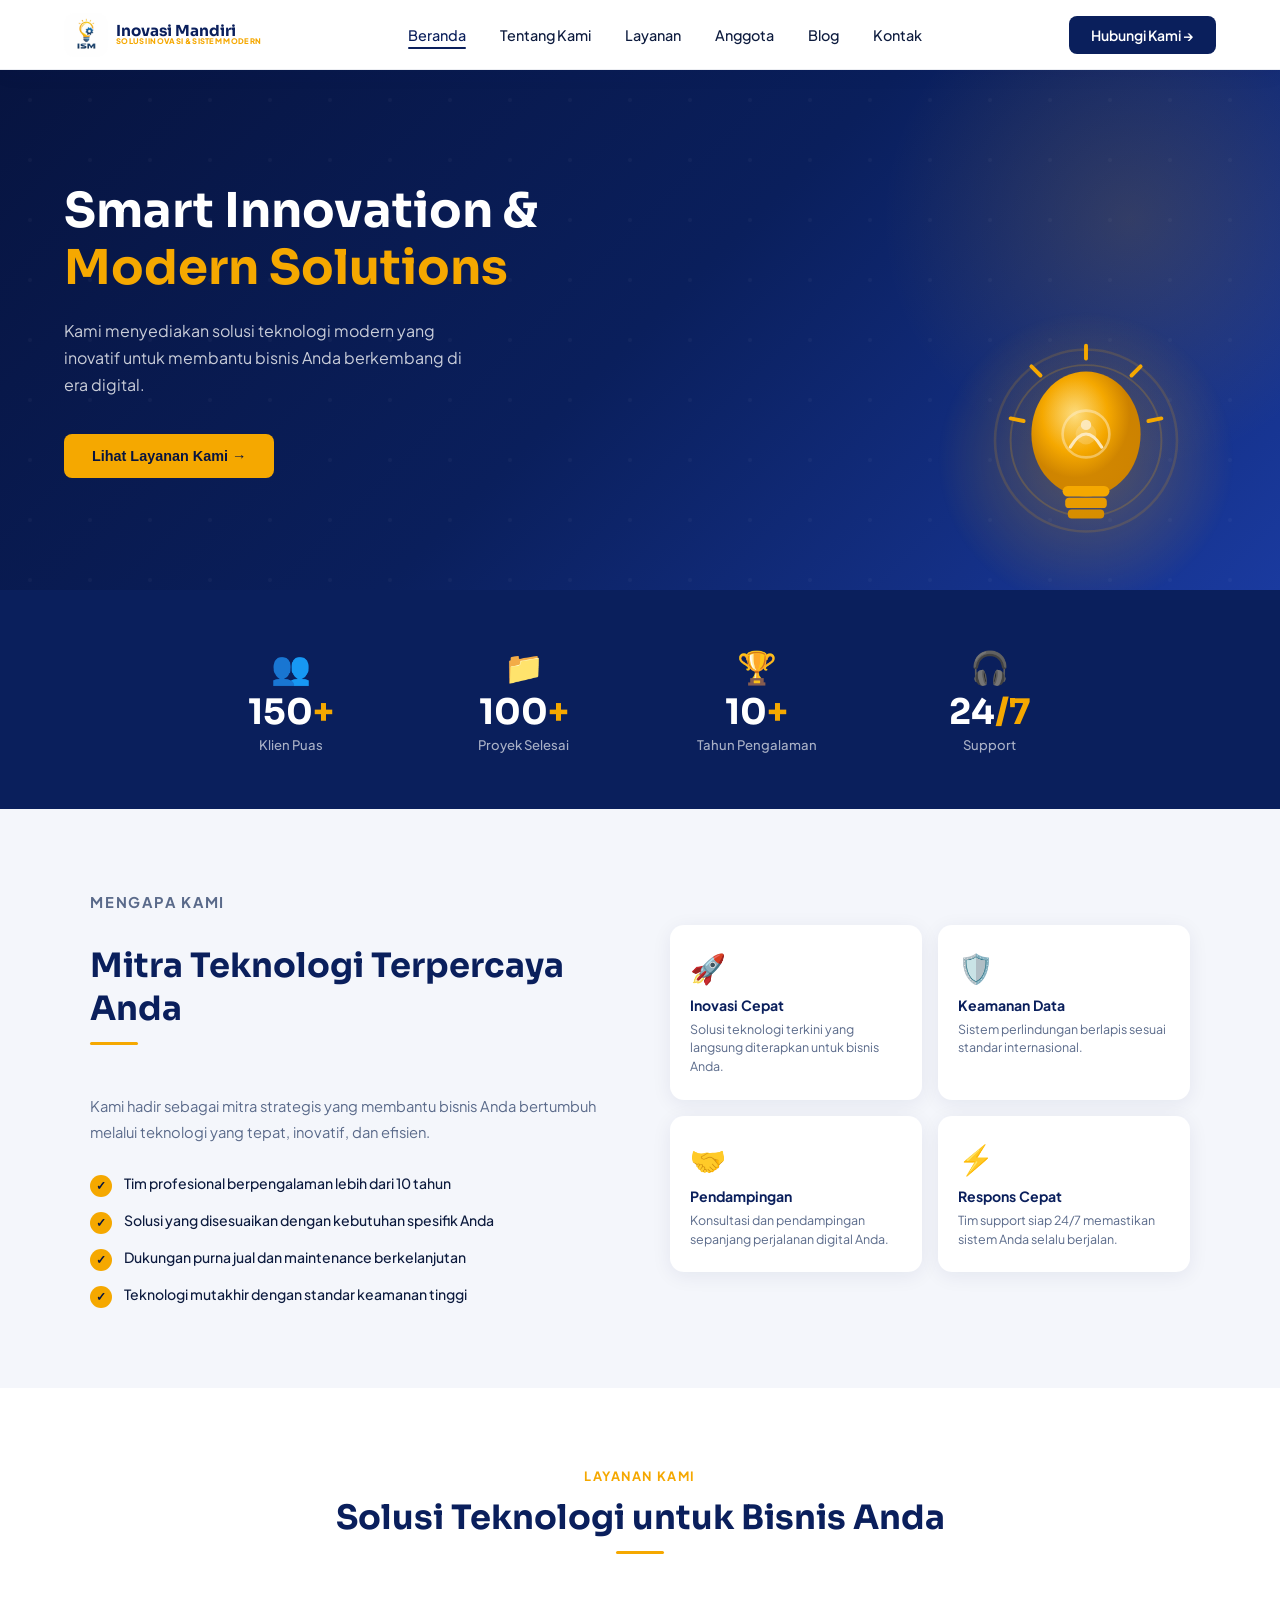
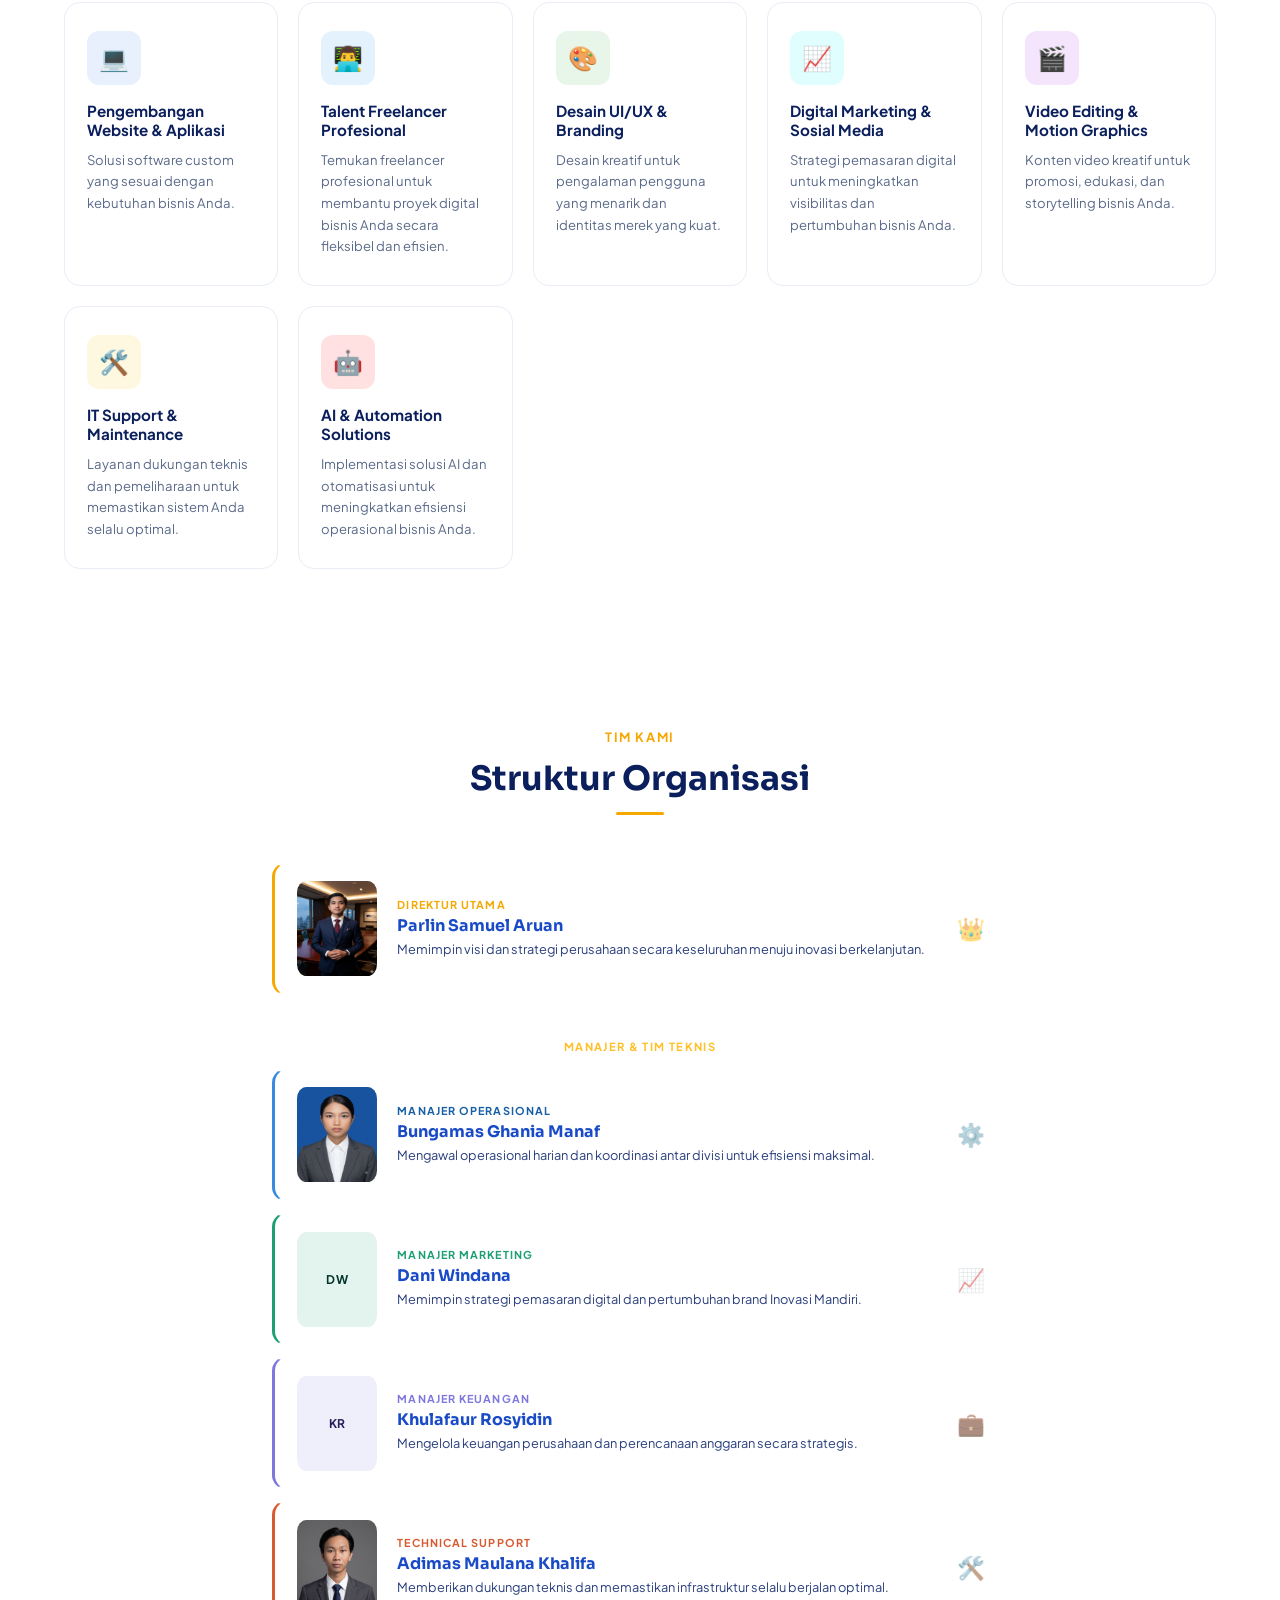
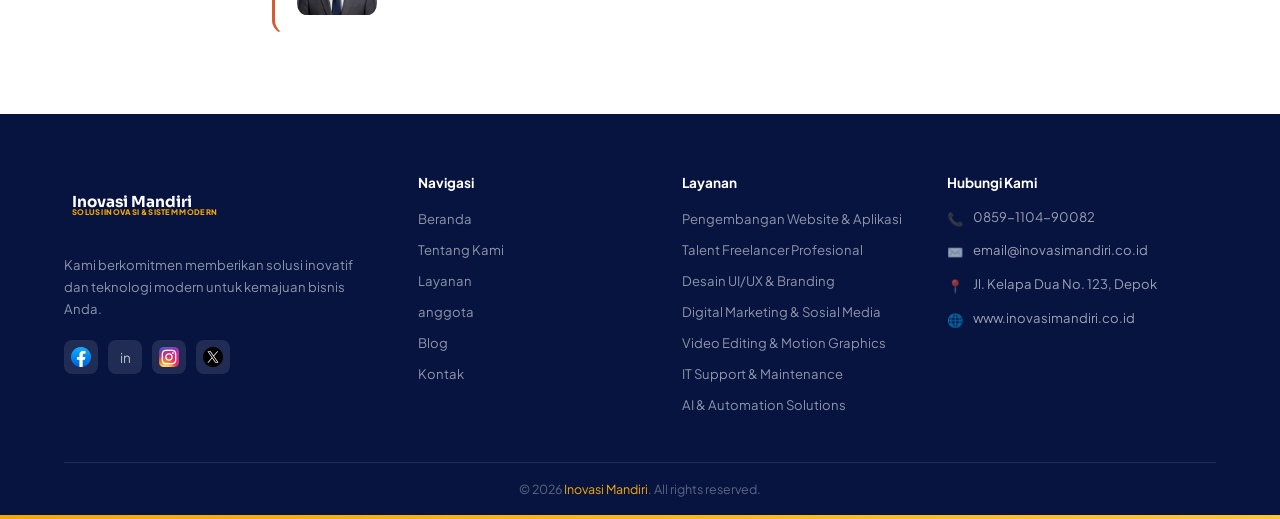
<file: index.html>
<!DOCTYPE html>
<html lang="id">

<head>
  <meta charset="UTF-8" />
  <meta name="viewport" content="width=device-width, initial-scale=1.0" />

  <title>Inovasi Mandiri – Solusi Teknologi Modern</title>

  <!-- Google Fonts -->
  <link
    href="https://fonts.googleapis.com/css2?family=Plus+Jakarta+Sans:wght@400;500;600;700;800&family=Sora:wght@300;400;600;700&display=swap"
    rel="stylesheet">

  <!-- CSS -->
  <link rel="stylesheet" href="CSS/style.css">
</head>

<body>

  <!-- ================= NAVBAR ================= -->
  <nav>

    <a href="#" class="logo">

      <img src="assets/logo.jpeg" alt="Logo Inovasi Mandiri" class="logo-img">

      <div class="logo-text">
        <span class="brand">Inovasi Mandiri</span>

        <span class="tagline">
          Solusi Inovasi &amp; Sistem Modern
        </span>
      </div>

    </a>

    <ul class="nav-links">

      <li><a href="#" class="active">Beranda</a></li>
      <li><a href="#tentang">Tentang Kami</a></li>
      <li><a href="#layanan">Layanan</a></li>
      <li><a href="anggota_page.html">Anggota</a></li>
      <li><a href="#blog">Blog</a></li>
      <li><a href="#kontak">Kontak</a></li>

    </ul>

    <a href="https://wa.me/62859110490082" class="btn-nav" target="_blank" style="text-decoration: none;">
      Hubungi Kami →
    </a>

  </nav>



  <!-- ================= HERO ================= -->
  <section class="hero">

    <div class="hero-content">

      <h1>
        Smart Innovation &amp;<br>
        <span>Modern Solutions</span>
      </h1>

      <p>
        Kami menyediakan solusi teknologi modern
        yang inovatif untuk membantu bisnis Anda
        berkembang di era digital.
      </p>

      <div class="hero-cta">

        <a href="#layanan" style="text-decoration: none;">
          <button class="btn-primary">
            Lihat Layanan Kami →
          </button>
        </a>
      </div>
    </div>


    <div class="hero-visual">

      <div class="bulb-wrap">

        <div class="bulb-glow"></div>

        <svg class="bulb-svg" viewBox="0 0 200 200" fill="none" xmlns="http://www.w3.org/2000/svg">

          <circle cx="100" cy="85" r="70" stroke="rgba(245,168,0,0.15)" stroke-width="2" />

          <circle cx="100" cy="85" r="58" stroke="rgba(245,168,0,0.2)" stroke-width="1.5" />

          <ellipse cx="100" cy="80" rx="42" ry="48" fill="url(#bulbGrad)" />

          <path d="M88 90 Q100 70 112 90" stroke="#fff" stroke-width="2.5" fill="none" stroke-linecap="round" />

          <circle cx="100" cy="73" r="4" fill="white" opacity="0.9" />

          <rect x="82" y="120" width="36" height="8" rx="4" fill="#f5a800" />

          <rect x="84" y="129" width="32" height="8" rx="3" fill="#e69800" />

          <rect x="86" y="138" width="28" height="7" rx="3" fill="#d08800" />

          <line x1="100" y1="22" x2="100" y2="12" stroke="#f5a800" stroke-width="3" stroke-linecap="round" />

          <line x1="135" y1="35" x2="142" y2="28" stroke="#f5a800" stroke-width="3" stroke-linecap="round" />

          <line x1="148" y1="70" x2="158" y2="68" stroke="#f5a800" stroke-width="3" stroke-linecap="round" />

          <line x1="65" y1="35" x2="58" y2="28" stroke="#f5a800" stroke-width="3" stroke-linecap="round" />

          <line x1="52" y1="70" x2="42" y2="68" stroke="#f5a800" stroke-width="3" stroke-linecap="round" />

          <circle cx="100" cy="80" r="18" stroke="rgba(255,255,255,0.5)" stroke-width="2" fill="none" />

          <circle cx="100" cy="80" r="8" fill="rgba(255,255,255,0.25)" />

          <defs>

            <radialGradient id="bulbGrad" cx="40%" cy="35%">

              <stop offset="0%" stop-color="#ffeaa0" />

              <stop offset="60%" stop-color="#f5a800" />

              <stop offset="100%" stop-color="#c47a00" />

            </radialGradient>

          </defs>

        </svg>

      </div>

    </div>

  </section>

  <!-- STATS Review -->
  <section class="stats">
    <div class="stats-grid">
      <div class="stat-item">
        <div class="stat-icon">👥</div>
        <div class="stat-num">150<span>+</span></div>
        <div class="stat-label">Klien Puas</div>
      </div>
      <div class="stat-item">
        <div class="stat-icon">📁</div>
        <div class="stat-num">100<span>+</span></div>
        <div class="stat-label">Proyek Selesai</div>
      </div>
      <div class="stat-item">
        <div class="stat-icon">🏆</div>
        <div class="stat-num">10<span>+</span></div>
        <div class="stat-label">Tahun Pengalaman</div>
      </div>
      <div class="stat-item">
        <div class="stat-icon">🎧</div>
        <div class="stat-num">24<span>/7</span></div>
        <div class="stat-label">Support</div>
      </div>
    </div>
  </section>

  <!-- WHY US -->
  <section class="whyus" id="tentang">
    <div class="whyus-inner">
      <div class="whyus-text">
        <p class="section-label" style="text-align:left;">Mengapa Kami</p>
        <h2 class="section-title">Mitra Teknologi Terpercaya Anda</h2>
        <p>Kami hadir sebagai mitra strategis yang membantu bisnis Anda bertumbuh melalui teknologi yang tepat,
          inovatif, dan efisien.</p>
        <ul class="feature-list">
          <li><span class="check">✓</span> Tim profesional berpengalaman lebih dari 10 tahun</li>
          <li><span class="check">✓</span> Solusi yang disesuaikan dengan kebutuhan spesifik Anda</li>
          <li><span class="check">✓</span> Dukungan purna jual dan maintenance berkelanjutan</li>
          <li><span class="check">✓</span> Teknologi mutakhir dengan standar keamanan tinggi</li>
        </ul>
      </div>
      <div class="whyus-cards">
        <div class="mini-card">
          <div class="mc-icon">🚀</div>
          <h4>Inovasi Cepat</h4>
          <p>Solusi teknologi terkini yang langsung diterapkan untuk bisnis Anda.</p>
        </div>
        <div class="mini-card">
          <div class="mc-icon">🛡️</div>
          <h4>Keamanan Data</h4>
          <p>Sistem perlindungan berlapis sesuai standar internasional.</p>
        </div>
        <div class="mini-card">
          <div class="mc-icon">🤝</div>
          <h4>Pendampingan</h4>
          <p>Konsultasi dan pendampingan sepanjang perjalanan digital Anda.</p>
        </div>
        <div class="mini-card">
          <div class="mc-icon">⚡</div>
          <h4>Respons Cepat</h4>
          <p>Tim support siap 24/7 memastikan sistem Anda selalu berjalan.</p>
        </div>
      </div>
    </div>
  </section>

<!-- ================= SERVICES ================= -->
<section class="services" id="layanan">

    <p class="section-label">
        Layanan Kami
    </p>

    <h2 class="section-title">
        Solusi Teknologi untuk Bisnis Anda
    </h2>

    <div class="services-grid">

        <!-- Website & Aplikasi -->
        <a href="software.html" class="service-card">
            <div class="service-icon" style="background:#e8f0fe;">
                💻
            </div>

            <h3>Pengembangan Website & Aplikasi</h3>

            <p>
                Solusi software custom yang sesuai
                dengan kebutuhan bisnis Anda.
            </p>
        </a>

        <!-- Freelancer -->
        <a href="freelancer_page.html" class="service-card">
            <div class="service-icon" style="background:#e3f2fd;">
                👨‍💻
            </div>

            <h3>Talent Freelancer Profesional</h3>

            <p>
                Temukan freelancer profesional
                untuk membantu proyek digital bisnis Anda secara fleksibel dan efisien.
            </p>
        </a>

        <!-- UI UX -->
        <a href="desain_page.html" class="service-card">
            <div class="service-icon" style="background:#e8f5e9;">
                🎨
            </div>

            <h3>Desain UI/UX & Branding</h3>

            <p>
                Desain kreatif untuk pengalaman pengguna
                yang menarik dan identitas merek yang kuat.
            </p>
        </a>

        <!-- Digital Marketing -->
        <a href="digital_market_page.html" class="service-card">
            <div class="service-icon" style="background:#e1feff;">
                📈
            </div>

            <h3>Digital Marketing & Sosial Media</h3>

            <p>
                Strategi pemasaran digital untuk meningkatkan
                visibilitas dan pertumbuhan bisnis Anda.
            </p>
          </a>

        <!-- Video Editing -->
        <a href="vid_editing_page.html" class="service-card">
            <div class="service-icon" style="background:#f4e4fc;">
                🎬
            </div>

            <h3>Video Editing & Motion Graphics</h3>

            <p>
                Konten video kreatif untuk promosi,
                edukasi, dan storytelling bisnis Anda.
            </p>
          </a>

        <!-- IT Support -->
        <a href="it_support_page.html" class="service-card">
            <div class="service-icon" style="background:#fff8e1;">
                🛠️
            </div>

            <h3>IT Support & Maintenance</h3>

            <p>
                Layanan dukungan teknis dan pemeliharaan
                untuk memastikan sistem Anda selalu optimal.
            </p>
          </a>

        <!-- AI -->
        <a href="AI_page.html" class="service-card">
            <div class="service-icon" style="background:#ffe1e1;">
                🤖
            </div>

            <h3>AI & Automation Solutions</h3>

            <p>
                Implementasi solusi AI dan otomatisasi
                untuk meningkatkan efisiensi operasional bisnis Anda.
            </p>
        </a>

    </div>

</section>

  <!-- ================= STRUKTUR ORGANISASI ================= -->
  <section class="org-section" id="organisasi">

    <p class="section-label">Tim Kami</p>
    <h2 class="section-title">Struktur Organisasi</h2>

    <div class="org-list">

      <!-- Direktur Utama -->
      <div class="org-card org-director">
        <div class="org-avatar">
          <img src="assets/foto profil_parlin.jpeg" alt="Parlin Samuel Aruan" class="org-avatar">
        </div>
        <div class="org-info">
          <span class="org-role">Direktur Utama</span>
          <h3 class="org-name">Parlin Samuel Aruan</h3>
          <p class="org-desc">Memimpin visi dan strategi perusahaan secara keseluruhan menuju inovasi berkelanjutan.</p>
        </div>
        <div class="org-icon-wrap">👑</div>
      </div>

      <div class="org-divider"></div>
      <p class="org-tier-label">Manajer &amp; Tim Teknis</p>

      <!-- Manajer Operasional -->
      <div class="org-card" style="--accent:#378ADD;">
        <div class="org-avatar">
          <img src="assets/foto profil_bungamas.png" alt="Bungamas Ghania Manaf" class="org-avatar">
        </div>
        <div class="org-info">
          <span class="org-role" style="color:#185FA5;">Manajer Operasional</span>
          <h3 class="org-name">Bungamas Ghania Manaf</h3>
          <p class="org-desc">Mengawal operasional harian dan koordinasi antar divisi untuk efisiensi maksimal.</p>
        </div>
        <div class="org-icon-wrap">⚙️</div>
      </div>

      <!-- Manajer Marketing -->
      <div class="org-card" style="--accent:#1D9E75;">
        <div class="org-avatar" style="background:rgba(29,158,117,0.12); color:#04342C;">DW</div>
        <div class="org-info">
          <span class="org-role" style="color:#1D9E75;">Manajer Marketing</span>
          <h3 class="org-name">Dani Windana</h3>
          <p class="org-desc">Memimpin strategi pemasaran digital dan pertumbuhan brand Inovasi Mandiri.</p>
        </div>
        <div class="org-icon-wrap">📈</div>
      </div>

      <!-- Manajer Keuangan -->
      <div class="org-card" style="--accent:#7F77DD;">
        <div class="org-avatar" style="background:rgba(127,119,221,0.12); color:#26215C;">KR</div>
        <div class="org-info">
          <span class="org-role" style="color:#7F77DD;">Manajer Keuangan</span>
          <h3 class="org-name">Khulafaur Rosyidin</h3>
          <p class="org-desc">Mengelola keuangan perusahaan dan perencanaan anggaran secara strategis.</p>
        </div>
        <div class="org-icon-wrap">💼</div>
      </div>

      <!-- Technical Support -->
      <div class="org-card" style="--accent:#D85A30;">
        <div class="org-avatar">
          <img src="assets/foto profil_adhimas.jpeg" alt="Adimas Maulana Khalifa" class="org-avatar">
        </div>
        <div class="org-info">
          <span class="org-role" style="color:#D85A30;">Technical Support</span>
          <h3 class="org-name">Adimas Maulana Khalifa</h3>
          <p class="org-desc">Memberikan dukungan teknis dan memastikan infrastruktur selalu berjalan optimal.</p>
        </div>
        <div class="org-icon-wrap">🛠️</div>
      </div>

    </div>

  </section>

  <!-- FOOTER -->
  <footer id="kontak">
    <div class="footer-grid">
      <div class="footer-brand">
        <a href="#" class="logo" style="margin-bottom: 2px; display:inline-flex;">
          <div class="logo-icon">
            <svg viewBox="0 0 28 28" fill="none" xmlns="http://www.w3.org/2000/svg">
              <circle cx="14" cy="11" r="7" stroke="#f5a800" stroke-width="2" />
              <rect x="11" y="19" width="6" height="2" rx="1" fill="#f5a800" />
              <rect x="12" y="22" width="4" height="2" rx="1" fill="#f5a800" />
              <path d="M10 12 L14 8 L18 12" stroke="white" stroke-width="1.5" stroke-linecap="round" />
              <circle cx="14" cy="12" r="1.5" fill="white" />
            </svg>
          </div>
          <div class="logo-text">
            <span class="brand" style="color:white;">Inovasi Mandiri</span>
            <span class="tagline">Solusi Inovasi &amp; Sistem Modern</span>
          </div>
        </a>
        <p>Kami berkomitmen memberikan solusi inovatif dan teknologi modern untuk kemajuan bisnis Anda.</p>
        <div class="social-links">
          <a href="#">
            <img src="assets/facebook logo.png" alt="Logo Inovasi Mandiri" class="footer-img">
          </a>
          <a href="#">in</a>
          <a href="#">
            <img src="assets/Instagram_icon.png" alt="Logo Inovasi Mandiri" class="footer-img">
          </a>
          <a href="#">
            <img src="assets/X_icon.png" alt="Logo Inovasi Mandiri" class="footer-img">
          </a>
        </div>
      </div>

      <div class="footer-col">
        <h4>Navigasi</h4>
        <ul>
          <li><a href="#">Beranda</a></li>
          <li><a href="#">Tentang Kami</a></li>
          <li><a href="#">Layanan</a></li>
          <li><a href="#">anggota</a></li>
          <li><a href="#">Blog</a></li>
          <li><a href="#">Kontak</a></li>
        </ul>
      </div>

      <div class="footer-col">
        <h4>Layanan</h4>
        <ul>
          <li><a href="software.html">Pengembangan Website & Aplikasi</a></li>
          <li><a href="freelancer_page.html">Talent Freelancer Profesional</a></li>
          <li><a href="desain_page.html">Desain UI/UX & Branding</a></li>
          <li><a href="digital_market.html">Digital Marketing & Sosial Media</a></li>
          <li><a href="vid_editing_page.html">Video Editing & Motion Graphics</a></li>
          <li><a href="it_support_page.html">IT Support &amp; Maintenance</a></li>
          <li><a href="AI_page.html">AI & Automation Solutions</a></li>
        </ul>
      </div>

      <div class="footer-col">
        <h4>Hubungi Kami</h4>
        <div class="contact-item"><span class="ci-icon">📞</span><span>0859-1104-90082</span></div>
        <div class="contact-item"><span class="ci-icon">✉️</span><span>email@inovasimandiri.co.id</span></div>
        <div class="contact-item"><span class="ci-icon">📍</span><span>Jl. Kelapa Dua No. 123, Depok</span></div>
        <div class="contact-item"><span class="ci-icon">🌐</span><span>www.inovasimandiri.co.id</span></div>
      </div>
    </div>
    <div class="footer-bottom">
      © 2026 <span>Inovasi Mandiri</span>. All rights reserved.
    </div>
  </footer>

  <div class="accent-bar"></div>

  <!-- JS -->
  <script src="js/script.js"></script>

</body>

</html>
</file>
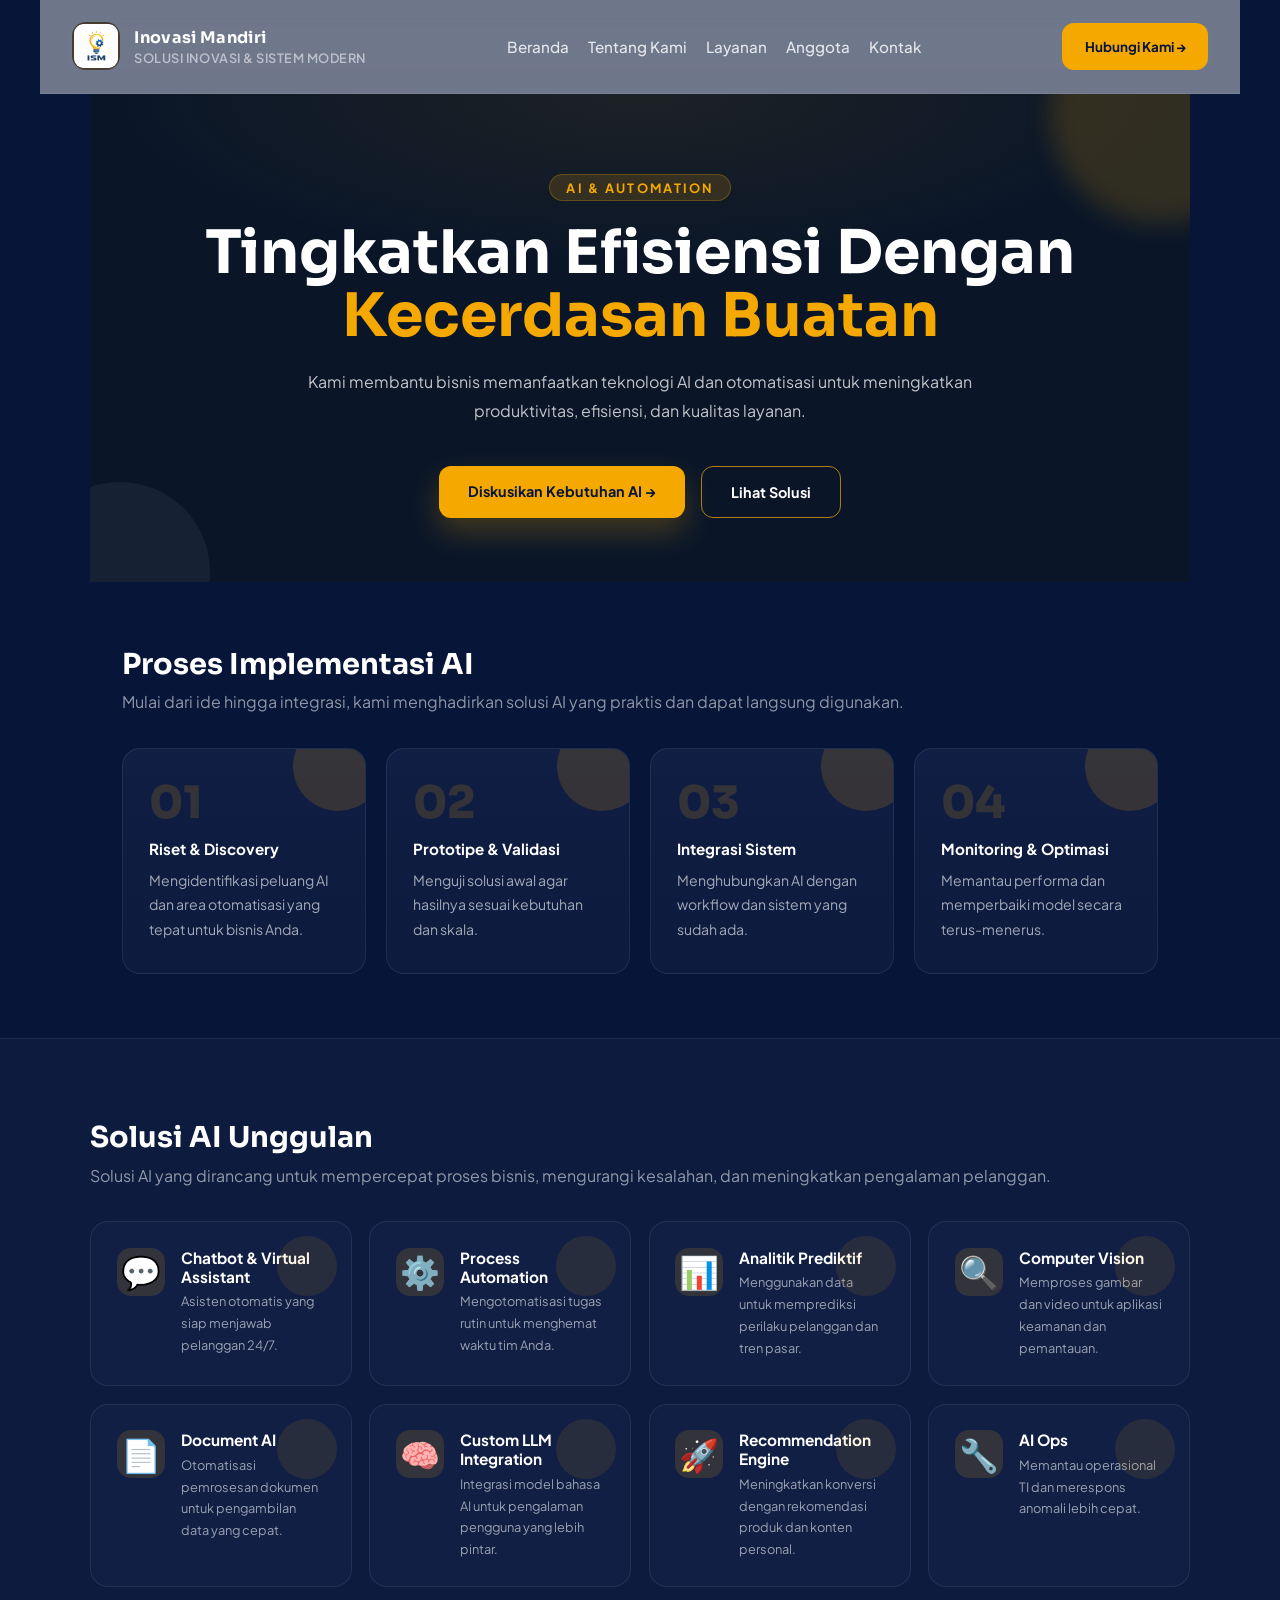
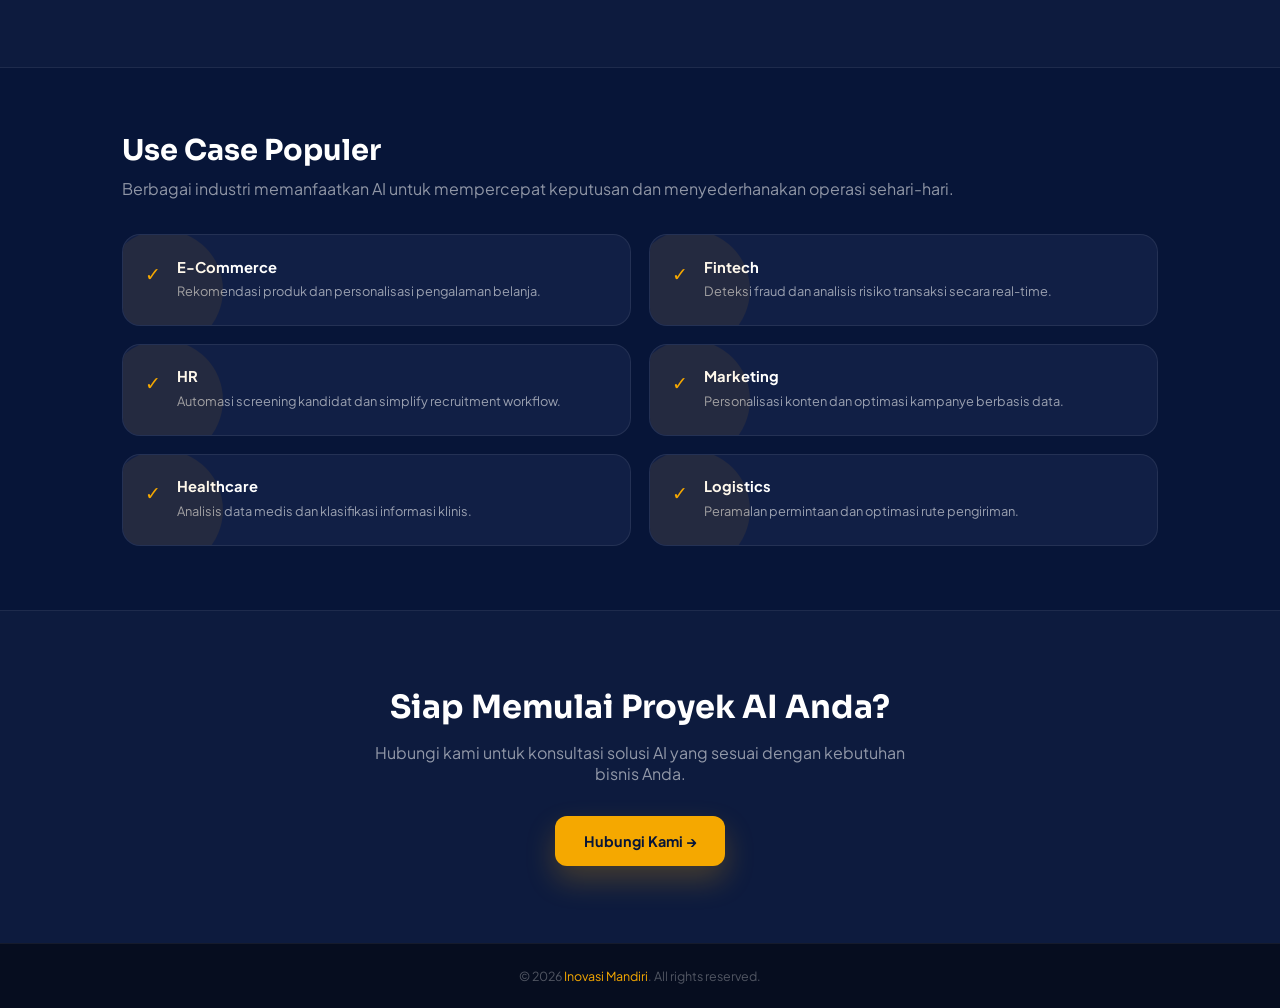
<file: AI_page.html>
<!DOCTYPE html>
<html lang="id">
<head>
  <meta charset="UTF-8"/>
  <meta name="viewport" content="width=device-width, initial-scale=1.0"/>
  <title>AI & Automation Solutions | Inovasi Mandiri</title>
  <link href="https://fonts.googleapis.com/css2?family=Plus+Jakarta+Sans:wght@400;500;600;700;800&family=Sora:wght@300;400;600;700&display=swap" rel="stylesheet">
  <link rel="stylesheet" href="CSS/shared-theme.css">
  <style>
    body { background:#071538; color:#fff; }
    nav { display:flex; flex-wrap:wrap; align-items:center; justify-content:space-between; gap:1rem; max-width:1200px; margin:0 auto; padding:1.4rem 2rem; }
    .logo { display:flex; align-items:center; gap:0.9rem; text-decoration:none; color:#fff; }
    .logo-icon { width:48px; height:48px; border-radius:14px; overflow:hidden; background:#0d1b3e; display:flex; align-items:center; justify-content:center; }
    .logo-img { width:100%; height:100%; object-fit:cover; }
    .logo-text { display:flex; flex-direction:column; gap:2px; }
    .brand { font-weight:700; letter-spacing:0.02em; }
    .tagline { font-size:0.8rem; color:rgba(255,255,255,0.55); }
    .nav-links { display:flex; flex-wrap:wrap; gap:1.2rem; list-style:none; padding:0; margin:0; }
    .nav-links a { color:rgba(255,255,255,0.82); text-decoration:none; font-size:0.95rem; }
    .btn-nav { display:inline-flex; align-items:center; justify-content:center; padding:0.95rem 1.4rem; border-radius:12px; background:#f5a800; color:#071538; text-decoration:none; font-weight:700; }
    .page-hero { position:relative; overflow:hidden; max-width:1100px; margin:0 auto; padding:5rem 2rem 4rem; text-align:center; }
    .page-hero::before { content:''; position:absolute; top:-90px; right:-80px; width:220px; height:220px; border-radius:50%; background:rgba(245,168,0,0.16); filter:blur(12px); }
    .page-hero::after { content:''; position:absolute; bottom:-80px; left:-60px; width:180px; height:180px; border-radius:50%; background:rgba(255,255,255,0.05); }
    .section-label { position:relative; z-index:1; display:inline-block; color:#f5a800; font-size:0.8rem; font-weight:700; letter-spacing:0.18em; text-transform:uppercase; margin-bottom:1.25rem; }
    .page-hero h1 { position:relative; z-index:1; font-family:'Sora',sans-serif; font-size:3.75rem; line-height:1.05; margin-bottom:1.3rem; }
    .page-hero h1 span { color:#f5a800; }
    .page-hero p { position:relative; z-index:1; max-width:720px; margin:0 auto; color:rgba(255,255,255,0.75); line-height:1.8; font-size:1rem; }
    .hero-btns { position:relative; z-index:1; margin-top:2.5rem; display:flex; gap:1rem; flex-wrap:wrap; justify-content:center; }
    .btn-primary, .btn-outline { border-radius:12px; font-weight:700; text-decoration:none; transition:transform 0.25s, box-shadow 0.25s; }
    .btn-primary { background:#f5a800; color:#071538; padding:1rem 1.8rem; box-shadow:0 14px 30px rgba(245,168,0,0.24); }
    .btn-outline { border:1px solid rgba(245,168,0,0.7); color:#fff; padding:1rem 1.8rem; }
    .btn-primary:hover, .btn-outline:hover { transform:translateY(-2px); }
    .hero-icon { margin:2rem auto 0; width:100px; height:100px; border-radius:50%; background:rgba(245,168,0,0.12); display:flex; align-items:center; justify-content:center; font-size:2.4rem; color:#f5a800; }
    .how-section, .why-section { max-width:1100px; margin:0 auto; padding:4rem 2rem; }
    .how-section h2, .why-section h2, .talent-inner h2 { font-family:'Sora',sans-serif; font-size:1.8rem; font-weight:700; color:#fff; margin-bottom:0.6rem; }
    .how-section > p, .why-section > p, .talent-inner > p { color:rgba(255,255,255,0.55); margin-bottom:2.2rem; }
    .how-grid { display:grid; grid-template-columns:repeat(auto-fill,minmax(220px,1fr)); gap:1.25rem; }
    .how-card { position:relative; background:linear-gradient(180deg, rgba(17,31,69,0.95) 0%, #0d1b3e 100%); border:1px solid rgba(255,255,255,0.08); border-radius:18px; padding:2rem 1.6rem; overflow:hidden; transition:transform 0.3s, border-color 0.3s; }
    .how-card:hover { transform:translateY(-6px); border-color:rgba(245,168,0,0.3); }
    .how-card::after { content:''; position:absolute; top:-28px; right:-18px; width:90px; height:90px; border-radius:50%; background:rgba(245,168,0,0.16); }
    .how-num { font-family:'Sora',sans-serif; font-size:2.8rem; font-weight:800; color:rgba(245,168,0,0.16); line-height:1; margin-bottom:0.85rem; }
    .how-card h3 { font-size:0.95rem; font-weight:700; color:#fff; margin-bottom:0.6rem; }
    .how-card p { font-size:0.88rem; color:rgba(255,255,255,0.62); line-height:1.75; }
    .talent-section { background:#0d1b3e; border-top:1px solid rgba(255,255,255,0.07); border-bottom:1px solid rgba(255,255,255,0.07); padding:5rem 2rem; }
    .talent-inner { max-width:1100px; margin:0 auto; }
    .talent-grid { display:grid; grid-template-columns:repeat(auto-fit,minmax(245px,1fr)); gap:1.1rem; }
    .talent-card { position:relative; background:#111f45; border:1px solid rgba(255,255,255,0.08); border-radius:18px; padding:1.6rem; display:flex; gap:1rem; align-items:flex-start; transition:transform 0.3s, border-color 0.3s; }
    .talent-card:hover { transform:translateY(-4px); border-color:rgba(245,168,0,0.25); }
    .talent-card::before { content:''; position:absolute; top:14px; right:14px; width:60px; height:60px; border-radius:50%; background:rgba(245,168,0,0.1); }
    .tc-icon { font-size:2rem; flex-shrink:0; width:48px; height:48px; display:flex; align-items:center; justify-content:center; border-radius:14px; background:rgba(245,168,0,0.14); }
    .tc-info h4 { font-size:0.96rem; font-weight:700; color:#fff; margin-bottom:0.35rem; }
    .tc-info p { font-size:0.8rem; color:rgba(255,255,255,0.58); line-height:1.7; }
    .why-grid { display:grid; grid-template-columns:1fr 1fr; gap:1.1rem; }
    .why-item { position:relative; display:flex; gap:1rem; align-items:flex-start; background:#111f45; border:1px solid rgba(255,255,255,0.08); border-radius:18px; padding:1.4rem; overflow:hidden; }
    .why-item::after { content:''; position:absolute; bottom:-25px; left:-20px; width:120px; height:120px; border-radius:50%; background:rgba(245,168,0,0.08); }
    .why-check { color:#f5a800; font-size:1.2rem; flex-shrink:0; margin-top:0.2rem; }
    .why-item h4 { font-size:0.92rem; font-weight:700; color:#fff; margin-bottom:0.35rem; }
    .why-item p { font-size:0.8rem; color:rgba(255,255,255,0.58); line-height:1.7; }
    .service-cta { text-align:center; padding:4.8rem 2rem; background:#0d1b3e; border-top:1px solid rgba(255,255,255,0.07); }
    .service-cta h2 { font-family:'Sora',sans-serif; font-size:2rem; font-weight:700; color:#fff; margin-bottom:0.9rem; }
    .service-cta p { color:rgba(255,255,255,0.55); margin-bottom:2rem; max-width:560px; margin-left:auto; margin-right:auto; }
    footer { background:#060d1f; border-top:1px solid rgba(255,255,255,0.06); padding:1.5rem 2rem; text-align:center; font-size:0.78rem; color:rgba(255,255,255,0.3); }
    footer span { color:#f5a800; }
    @media (max-width:768px) {
      nav { padding:1rem 1.2rem; }
      .page-hero { padding:3.5rem 1.5rem 2.5rem; }
      .how-section, .why-section, .talent-section { padding-left:1.5rem; padding-right:1.5rem; }
      .how-grid, .talent-grid { grid-template-columns:1fr; }
      .why-grid { grid-template-columns:1fr; }
      .hero-btns { flex-direction:column; align-items:center; }
    }
  </style>
</head>
<body>

<nav>
  <a href="index.html" class="logo">
    <div class="logo-icon">
      <img src="assets/logo.jpeg" alt="Logo Inovasi Mandiri" class="logo-img">
    </div>
    <div class="logo-text">
      <span class="brand">Inovasi Mandiri</span>
      <span class="tagline">Solusi Inovasi &amp; Sistem Modern</span>
    </div>
  </a>
  <ul class="nav-links">
    <li><a href="index.html">Beranda</a></li>
    <li><a href="index.html#tentang">Tentang Kami</a></li>
    <li><a href="index.html#layanan">Layanan</a></li>
    <li><a href="anggota_page.html">Anggota</a></li>
    <li><a href="index.html#kontak">Kontak</a></li>
  </ul>
  <a href="https://wa.me/62859110490082" class="btn-nav" target="_blank">Hubungi Kami →</a>
</nav>

<div class="page-hero">
  <span class="section-label">AI & Automation</span>
  <h1>Tingkatkan Efisiensi Dengan<br><span>Kecerdasan Buatan</span></h1>
  <p>Kami membantu bisnis memanfaatkan teknologi AI dan otomatisasi untuk meningkatkan produktivitas, efisiensi, dan kualitas layanan.</p>
  <div class="hero-btns">
    <a href="https://wa.me/62859110490082" class="btn-primary" target="_blank">Diskusikan Kebutuhan AI →</a>
    <a href="#layanan" class="btn-outline">Lihat Solusi</a>
  </div>
</div>

<div class="how-section" id="layanan">
  <h2>Proses Implementasi AI</h2>
  <p>Mulai dari ide hingga integrasi, kami menghadirkan solusi AI yang praktis dan dapat langsung digunakan.</p>
  <div class="how-grid">
    <div class="how-card"><div class="how-num">01</div><h3>Riset & Discovery</h3><p>Mengidentifikasi peluang AI dan area otomatisasi yang tepat untuk bisnis Anda.</p></div>
    <div class="how-card"><div class="how-num">02</div><h3>Prototipe & Validasi</h3><p>Menguji solusi awal agar hasilnya sesuai kebutuhan dan skala.</p></div>
    <div class="how-card"><div class="how-num">03</div><h3>Integrasi Sistem</h3><p>Menghubungkan AI dengan workflow dan sistem yang sudah ada.</p></div>
    <div class="how-card"><div class="how-num">04</div><h3>Monitoring & Optimasi</h3><p>Memantau performa dan memperbaiki model secara terus-menerus.</p></div>
  </div>
</div>

<div class="talent-section">
  <div class="talent-inner">
    <h2>Solusi AI Unggulan</h2>
    <p>Solusi AI yang dirancang untuk mempercepat proses bisnis, mengurangi kesalahan, dan meningkatkan pengalaman pelanggan.</p>
    <div class="talent-grid">
      <div class="talent-card"><div class="tc-icon">💬</div><div class="tc-info"><h4>Chatbot & Virtual Assistant</h4><p>Asisten otomatis yang siap menjawab pelanggan 24/7.</p></div></div>
      <div class="talent-card"><div class="tc-icon">⚙️</div><div class="tc-info"><h4>Process Automation</h4><p>Mengotomatisasi tugas rutin untuk menghemat waktu tim Anda.</p></div></div>
      <div class="talent-card"><div class="tc-icon">📊</div><div class="tc-info"><h4>Analitik Prediktif</h4><p>Menggunakan data untuk memprediksi perilaku pelanggan dan tren pasar.</p></div></div>
      <div class="talent-card"><div class="tc-icon">🔍</div><div class="tc-info"><h4>Computer Vision</h4><p>Memproses gambar dan video untuk aplikasi keamanan dan pemantauan.</p></div></div>
      <div class="talent-card"><div class="tc-icon">📄</div><div class="tc-info"><h4>Document AI</h4><p>Otomatisasi pemrosesan dokumen untuk pengambilan data yang cepat.</p></div></div>
      <div class="talent-card"><div class="tc-icon">🧠</div><div class="tc-info"><h4>Custom LLM Integration</h4><p>Integrasi model bahasa AI untuk pengalaman pengguna yang lebih pintar.</p></div></div>
      <div class="talent-card"><div class="tc-icon">🚀</div><div class="tc-info"><h4>Recommendation Engine</h4><p>Meningkatkan konversi dengan rekomendasi produk dan konten personal.</p></div></div>
      <div class="talent-card"><div class="tc-icon">🔧</div><div class="tc-info"><h4>AI Ops</h4><p>Memantau operasional TI dan merespons anomali lebih cepat.</p></div></div>
    </div>
  </div>
</div>

<div class="why-section">
  <h2>Use Case Populer</h2>
  <p>Berbagai industri memanfaatkan AI untuk mempercepat keputusan dan menyederhanakan operasi sehari-hari.</p>
  <div class="why-grid">
    <div class="why-item"><div class="why-check">✓</div><div><h4>E-Commerce</h4><p>Rekomendasi produk dan personalisasi pengalaman belanja.</p></div></div>
    <div class="why-item"><div class="why-check">✓</div><div><h4>Fintech</h4><p>Deteksi fraud dan analisis risiko transaksi secara real-time.</p></div></div>
    <div class="why-item"><div class="why-check">✓</div><div><h4>HR</h4><p>Automasi screening kandidat dan simplify recruitment workflow.</p></div></div>
    <div class="why-item"><div class="why-check">✓</div><div><h4>Marketing</h4><p>Personalisasi konten dan optimasi kampanye berbasis data.</p></div></div>
    <div class="why-item"><div class="why-check">✓</div><div><h4>Healthcare</h4><p>Analisis data medis dan klasifikasi informasi klinis.</p></div></div>
    <div class="why-item"><div class="why-check">✓</div><div><h4>Logistics</h4><p>Peramalan permintaan dan optimasi rute pengiriman.</p></div></div>
  </div>
</div>

<div class="service-cta">
  <h2>Siap Memulai Proyek AI Anda?</h2>
  <p>Hubungi kami untuk konsultasi solusi AI yang sesuai dengan kebutuhan bisnis Anda.</p>
  <a href="https://wa.me/62859110490082" class="btn-primary" target="_blank">Hubungi Kami →</a>
</div>

<footer>© 2026 <span>Inovasi Mandiri</span>. All rights reserved.</footer>
</body>
</html>
</file>
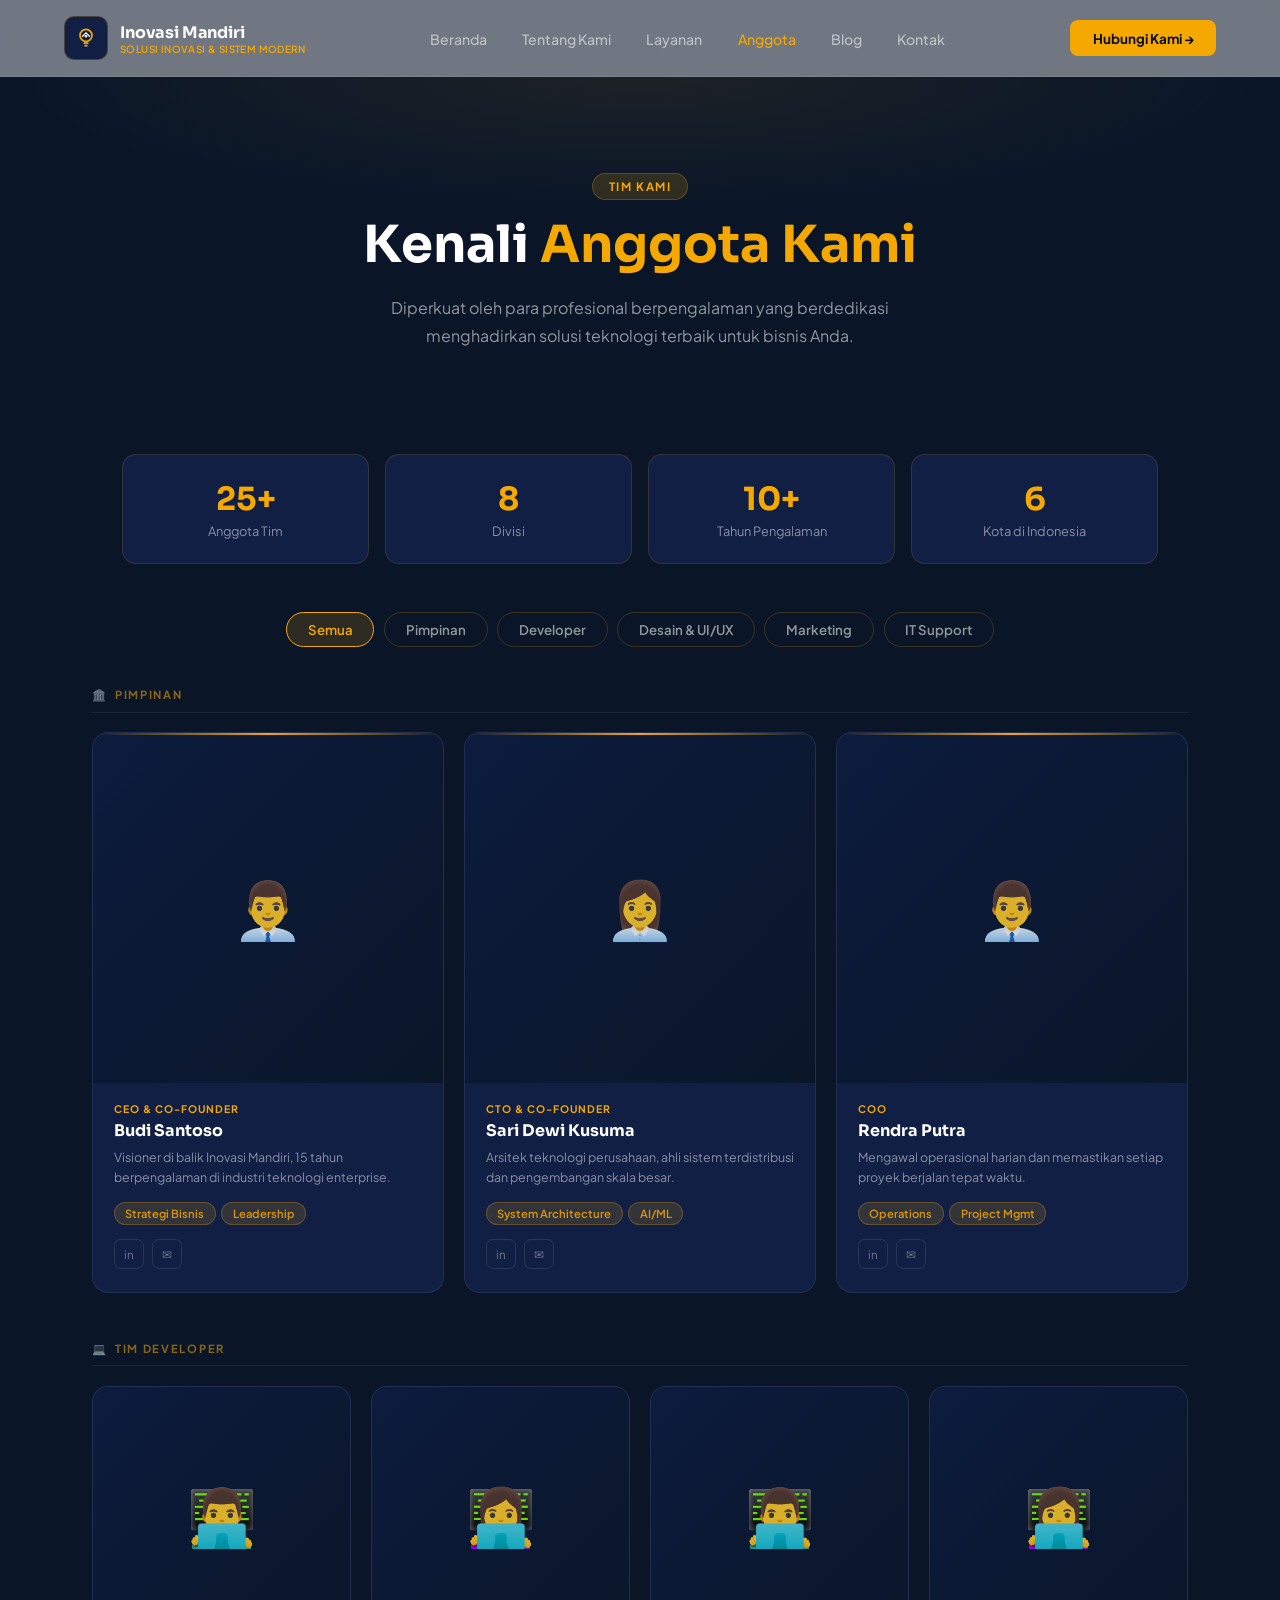
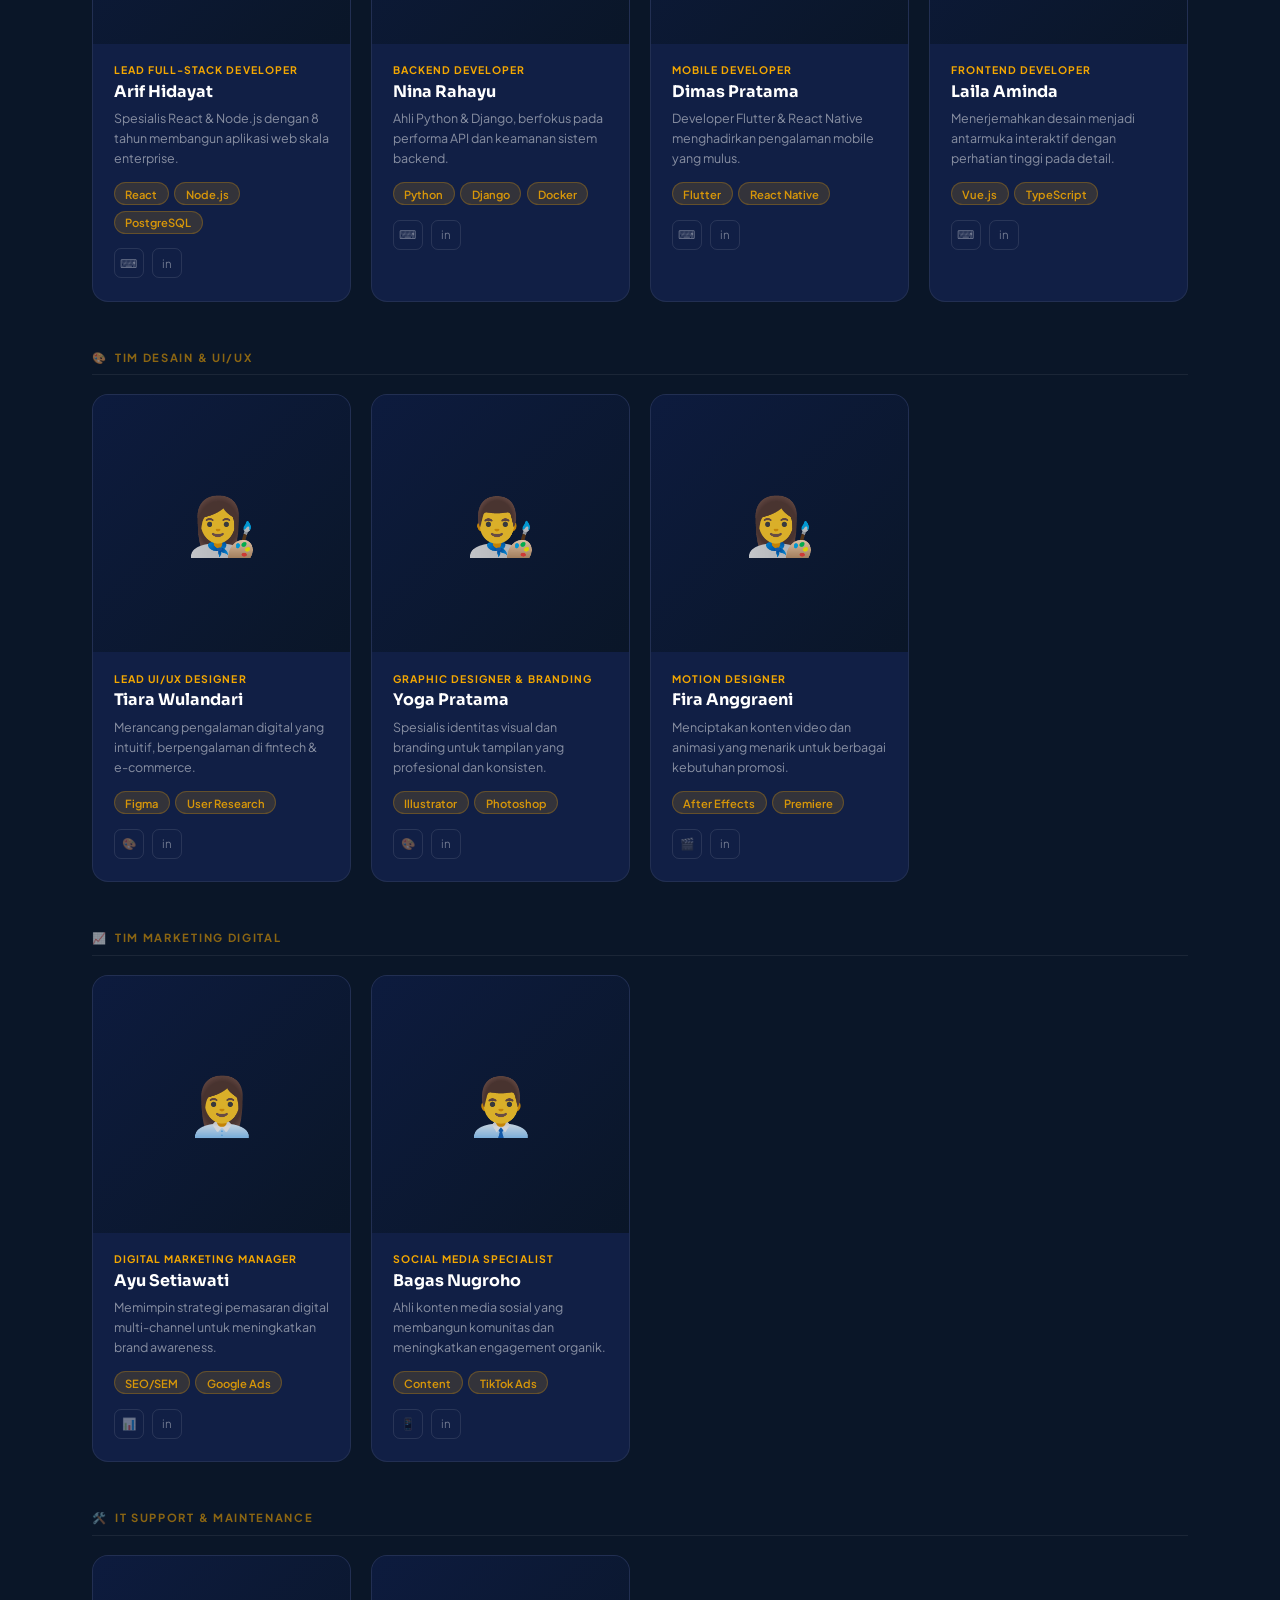
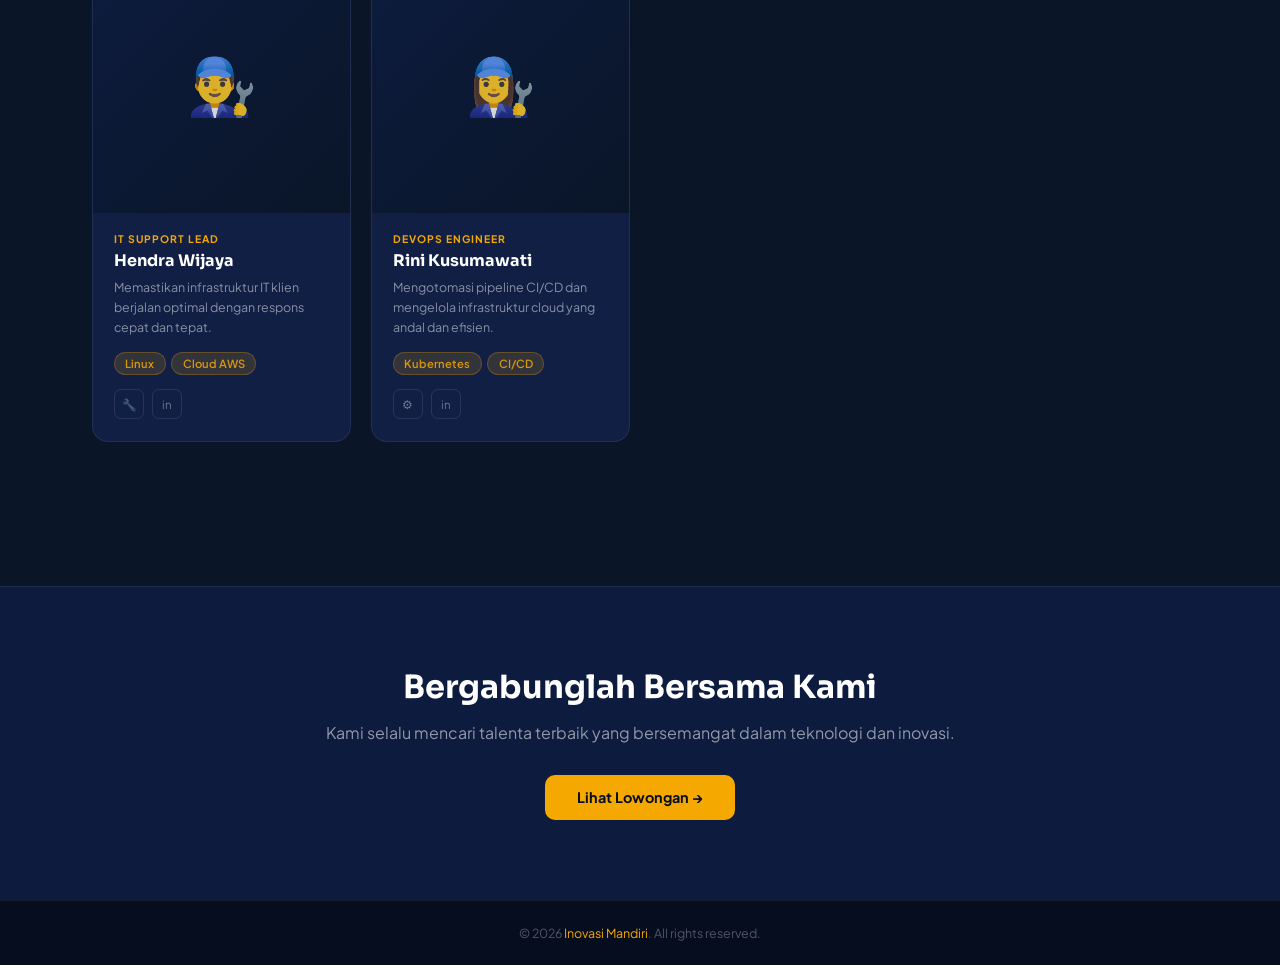
<file: anggota_page.html>
<!DOCTYPE html>
<html lang="id">
<head>
  <meta charset="UTF-8"/>
  <meta name="viewport" content="width=device-width, initial-scale=1.0"/>
  <title>Anggota Kami – Inovasi Mandiri</title>
  <link href="https://fonts.googleapis.com/css2?family=Plus+Jakarta+Sans:wght@400;500;600;700;800&family=Sora:wght@300;400;600;700&display=swap" rel="stylesheet">
  <link rel="stylesheet" href="CSS/shared-theme.css">
  <style>
    /* ── TEAM STATS ── */
    .team-stats {
      max-width: 1100px; margin: 0 auto 0;
      padding: 0 2rem 3rem;
      display: grid;
      grid-template-columns: repeat(4, 1fr);
      gap: 1rem;
    }
    .ts-item {
      background: #111f45;
      border: 1px solid rgba(245,168,0,0.15);
      border-radius: 14px;
      padding: 1.5rem 1rem;
      text-align: center;
    }
    .ts-num {
      font-family: 'Sora', sans-serif;
      font-size: 2rem; font-weight: 700;
      color: #f5a800; margin-bottom: 0.3rem;
    }
    .ts-label { font-size: 0.8rem; color: rgba(255,255,255,0.5); }

    /* ── FILTER ── */
    .filter-section {
      display: flex; justify-content: center;
      gap: 0.6rem; flex-wrap: wrap;
      padding: 0 2rem 2.5rem;
    }

    /* ── TEAM GRID ── */
    .team-section { max-width: 1160px; margin: 0 auto; padding: 0 2rem 6rem; }
    .division-label {
      font-size: 0.7rem; font-weight: 700;
      letter-spacing: 0.15em; text-transform: uppercase;
      color: rgba(245,168,0,0.55);
      margin-bottom: 1.2rem; padding-bottom: 0.6rem;
      border-bottom: 1px solid rgba(255,255,255,0.07);
    }
    .team-grid {
      display: grid;
      grid-template-columns: repeat(auto-fill, minmax(230px, 1fr));
      gap: 1.25rem; margin-bottom: 3rem;
    }
    .team-grid.leaders { grid-template-columns: repeat(auto-fill, minmax(270px, 1fr)); }

    .member-card {
      background: #111f45;
      border: 1px solid rgba(255,255,255,0.07);
      border-radius: 16px;
      overflow: hidden;
      transition: transform 0.3s, border-color 0.3s;
      position: relative;
    }
    .member-card:hover {
      transform: translateY(-5px);
      border-color: rgba(245,168,0,0.35);
    }
    .member-card.leader::before {
      content: ''; position: absolute;
      top: 0; left: 0; right: 0; height: 2px;
      background: linear-gradient(90deg, transparent, #f5a800, transparent);
    }

    .member-photo-placeholder {
      width: 100%; aspect-ratio: 1/1;
      background: linear-gradient(135deg, #0d1b3e, #0a1628);
      display: flex; align-items: center; justify-content: center;
      font-size: 3.5rem;
    }

    .member-info { padding: 1.2rem 1.3rem 1.4rem; }
    .member-role {
      font-size: 0.65rem; font-weight: 700;
      letter-spacing: 0.1em; text-transform: uppercase;
      color: #f5a800; margin-bottom: 0.3rem;
    }
    .member-name {
      font-family: 'Sora', sans-serif;
      font-size: 1rem; font-weight: 700;
      color: #fff; margin-bottom: 0.45rem;
    }
    .member-bio {
      font-size: 0.78rem; color: rgba(255,255,255,0.5);
      line-height: 1.6; margin-bottom: 0.85rem;
    }
    .member-skills { display: flex; flex-wrap: wrap; gap: 0.35rem; margin-bottom: 0.9rem; }

    .member-socials { display: flex; gap: 0.5rem; }
    .social-btn {
      width: 30px; height: 30px;
      border-radius: 7px;
      border: 1px solid rgba(255,255,255,0.1);
      background: transparent;
      display: flex; align-items: center; justify-content: center;
      font-size: 0.72rem; color: rgba(255,255,255,0.4);
      cursor: pointer; transition: all 0.2s; text-decoration: none;
    }
    .social-btn:hover { border-color: rgba(245,168,0,0.5); color: #f5a800; background: rgba(245,168,0,0.08); }

    /* ── JOIN CTA ── */
    .join-cta {
      text-align: center; padding: 5rem 2rem;
      background: #0d1b3e;
      border-top: 1px solid rgba(255,255,255,0.07);
    }
    .join-cta h2 {
      font-family: 'Sora', sans-serif;
      font-size: 2rem; font-weight: 700; color: #fff; margin-bottom: 0.9rem;
    }
    .join-cta p { color: rgba(255,255,255,0.55); margin-bottom: 2rem; }

    /* ── FOOTER SIMPLE ── */
    .footer-simple {
      background: #060d1f;
      border-top: 1px solid rgba(255,255,255,0.06);
      padding: 1.5rem 4rem;
      text-align: center;
      font-size: 0.78rem;
      color: rgba(255,255,255,0.3);
    }
    .footer-simple span { color: #f5a800; }

    @media (max-width: 768px) {
      .team-stats { grid-template-columns: repeat(2,1fr); }
    }
  </style>
</head>
<body>

<nav>
  <a href="index.html" class="logo">
    <div class="logo-icon">
      <svg viewBox="0 0 28 28" fill="none" xmlns="http://www.w3.org/2000/svg">
        <circle cx="14" cy="11" r="7" stroke="#f5a800" stroke-width="2"/>
        <rect x="11" y="19" width="6" height="2" rx="1" fill="#f5a800"/>
        <rect x="12" y="22" width="4" height="2" rx="1" fill="#f5a800"/>
        <path d="M10 12 L14 8 L18 12" stroke="white" stroke-width="1.5" stroke-linecap="round"/>
        <circle cx="14" cy="12" r="1.5" fill="white"/>
      </svg>
    </div>
    <div class="logo-text">
      <span class="brand">Inovasi Mandiri</span>
      <span class="tagline">Solusi Inovasi &amp; Sistem Modern</span>
    </div>
  </a>
  <ul class="nav-links">
    <li><a href="index.html">Beranda</a></li>
    <li><a href="index.html#tentang">Tentang Kami</a></li>
    <li><a href="index.html#layanan">Layanan</a></li>
    <li><a href="anggota_page.html" class="active">Anggota</a></li>
    <li><a href="index.html#blog">Blog</a></li>
    <li><a href="index.html#kontak">Kontak</a></li>
  </ul>
  <a href="https://wa.me/62859110490082" class="btn-nav" target="_blank">Hubungi Kami →</a>
</nav>

<!-- HERO -->
<div class="page-hero">
  <span class="section-label">Tim Kami</span>
  <h1>Kenali <span>Anggota Kami</span></h1>
  <p>Diperkuat oleh para profesional berpengalaman yang berdedikasi menghadirkan solusi teknologi terbaik untuk bisnis Anda.</p>
</div>

<!-- STATS -->
<div class="team-stats">
  <div class="ts-item"><div class="ts-num">25+</div><div class="ts-label">Anggota Tim</div></div>
  <div class="ts-item"><div class="ts-num">8</div><div class="ts-label">Divisi</div></div>
  <div class="ts-item"><div class="ts-num">10+</div><div class="ts-label">Tahun Pengalaman</div></div>
  <div class="ts-item"><div class="ts-num">6</div><div class="ts-label">Kota di Indonesia</div></div>
</div>

<!-- FILTER -->
<div class="filter-section">
  <button class="filter-btn active" onclick="filterTeam('all',this)">Semua</button>
  <button class="filter-btn" onclick="filterTeam('pimpinan',this)">Pimpinan</button>
  <button class="filter-btn" onclick="filterTeam('dev',this)">Developer</button>
  <button class="filter-btn" onclick="filterTeam('desain',this)">Desain & UI/UX</button>
  <button class="filter-btn" onclick="filterTeam('marketing',this)">Marketing</button>
  <button class="filter-btn" onclick="filterTeam('support',this)">IT Support</button>
</div>

<!-- TEAM -->
<div class="team-section">

  <div class="division-label" data-div="pimpinan">🏛️ &nbsp;Pimpinan</div>
  <div class="team-grid leaders" data-div="pimpinan">
    <div class="member-card leader" data-category="pimpinan">
      <div class="member-photo-placeholder">👨‍💼</div>
      <div class="member-info">
        <div class="member-role">CEO & Co-Founder</div>
        <div class="member-name">Budi Santoso</div>
        <div class="member-bio">Visioner di balik Inovasi Mandiri, 15 tahun berpengalaman di industri teknologi enterprise.</div>
        <div class="member-skills"><span class="skill-tag">Strategi Bisnis</span><span class="skill-tag">Leadership</span></div>
        <div class="member-socials"><a href="#" class="social-btn">in</a><a href="#" class="social-btn">✉</a></div>
      </div>
    </div>
    <div class="member-card leader" data-category="pimpinan">
      <div class="member-photo-placeholder">👩‍💼</div>
      <div class="member-info">
        <div class="member-role">CTO & Co-Founder</div>
        <div class="member-name">Sari Dewi Kusuma</div>
        <div class="member-bio">Arsitek teknologi perusahaan, ahli sistem terdistribusi dan pengembangan skala besar.</div>
        <div class="member-skills"><span class="skill-tag">System Architecture</span><span class="skill-tag">AI/ML</span></div>
        <div class="member-socials"><a href="#" class="social-btn">in</a><a href="#" class="social-btn">✉</a></div>
      </div>
    </div>
    <div class="member-card leader" data-category="pimpinan">
      <div class="member-photo-placeholder">👨‍💼</div>
      <div class="member-info">
        <div class="member-role">COO</div>
        <div class="member-name">Rendra Putra</div>
        <div class="member-bio">Mengawal operasional harian dan memastikan setiap proyek berjalan tepat waktu.</div>
        <div class="member-skills"><span class="skill-tag">Operations</span><span class="skill-tag">Project Mgmt</span></div>
        <div class="member-socials"><a href="#" class="social-btn">in</a><a href="#" class="social-btn">✉</a></div>
      </div>
    </div>
  </div>

  <div class="division-label" data-div="dev">💻 &nbsp;Tim Developer</div>
  <div class="team-grid" data-div="dev">
    <div class="member-card" data-category="dev">
      <div class="member-photo-placeholder">👨‍💻</div>
      <div class="member-info">
        <div class="member-role">Lead Full-Stack Developer</div>
        <div class="member-name">Arif Hidayat</div>
        <div class="member-bio">Spesialis React & Node.js dengan 8 tahun membangun aplikasi web skala enterprise.</div>
        <div class="member-skills"><span class="skill-tag">React</span><span class="skill-tag">Node.js</span><span class="skill-tag">PostgreSQL</span></div>
        <div class="member-socials"><a href="#" class="social-btn">⌨</a><a href="#" class="social-btn">in</a></div>
      </div>
    </div>
    <div class="member-card" data-category="dev">
      <div class="member-photo-placeholder">👩‍💻</div>
      <div class="member-info">
        <div class="member-role">Backend Developer</div>
        <div class="member-name">Nina Rahayu</div>
        <div class="member-bio">Ahli Python & Django, berfokus pada performa API dan keamanan sistem backend.</div>
        <div class="member-skills"><span class="skill-tag">Python</span><span class="skill-tag">Django</span><span class="skill-tag">Docker</span></div>
        <div class="member-socials"><a href="#" class="social-btn">⌨</a><a href="#" class="social-btn">in</a></div>
      </div>
    </div>
    <div class="member-card" data-category="dev">
      <div class="member-photo-placeholder">👨‍💻</div>
      <div class="member-info">
        <div class="member-role">Mobile Developer</div>
        <div class="member-name">Dimas Pratama</div>
        <div class="member-bio">Developer Flutter & React Native menghadirkan pengalaman mobile yang mulus.</div>
        <div class="member-skills"><span class="skill-tag">Flutter</span><span class="skill-tag">React Native</span></div>
        <div class="member-socials"><a href="#" class="social-btn">⌨</a><a href="#" class="social-btn">in</a></div>
      </div>
    </div>
    <div class="member-card" data-category="dev">
      <div class="member-photo-placeholder">👩‍💻</div>
      <div class="member-info">
        <div class="member-role">Frontend Developer</div>
        <div class="member-name">Laila Aminda</div>
        <div class="member-bio">Menerjemahkan desain menjadi antarmuka interaktif dengan perhatian tinggi pada detail.</div>
        <div class="member-skills"><span class="skill-tag">Vue.js</span><span class="skill-tag">TypeScript</span></div>
        <div class="member-socials"><a href="#" class="social-btn">⌨</a><a href="#" class="social-btn">in</a></div>
      </div>
    </div>
  </div>

  <div class="division-label" data-div="desain">🎨 &nbsp;Tim Desain & UI/UX</div>
  <div class="team-grid" data-div="desain">
    <div class="member-card" data-category="desain">
      <div class="member-photo-placeholder">👩‍🎨</div>
      <div class="member-info">
        <div class="member-role">Lead UI/UX Designer</div>
        <div class="member-name">Tiara Wulandari</div>
        <div class="member-bio">Merancang pengalaman digital yang intuitif, berpengalaman di fintech & e-commerce.</div>
        <div class="member-skills"><span class="skill-tag">Figma</span><span class="skill-tag">User Research</span></div>
        <div class="member-socials"><a href="#" class="social-btn">🎨</a><a href="#" class="social-btn">in</a></div>
      </div>
    </div>
    <div class="member-card" data-category="desain">
      <div class="member-photo-placeholder">👨‍🎨</div>
      <div class="member-info">
        <div class="member-role">Graphic Designer & Branding</div>
        <div class="member-name">Yoga Pratama</div>
        <div class="member-bio">Spesialis identitas visual dan branding untuk tampilan yang profesional dan konsisten.</div>
        <div class="member-skills"><span class="skill-tag">Illustrator</span><span class="skill-tag">Photoshop</span></div>
        <div class="member-socials"><a href="#" class="social-btn">🎨</a><a href="#" class="social-btn">in</a></div>
      </div>
    </div>
    <div class="member-card" data-category="desain">
      <div class="member-photo-placeholder">👩‍🎨</div>
      <div class="member-info">
        <div class="member-role">Motion Designer</div>
        <div class="member-name">Fira Anggraeni</div>
        <div class="member-bio">Menciptakan konten video dan animasi yang menarik untuk berbagai kebutuhan promosi.</div>
        <div class="member-skills"><span class="skill-tag">After Effects</span><span class="skill-tag">Premiere</span></div>
        <div class="member-socials"><a href="#" class="social-btn">🎬</a><a href="#" class="social-btn">in</a></div>
      </div>
    </div>
  </div>

  <div class="division-label" data-div="marketing">📈 &nbsp;Tim Marketing Digital</div>
  <div class="team-grid" data-div="marketing">
    <div class="member-card" data-category="marketing">
      <div class="member-photo-placeholder">👩‍💼</div>
      <div class="member-info">
        <div class="member-role">Digital Marketing Manager</div>
        <div class="member-name">Ayu Setiawati</div>
        <div class="member-bio">Memimpin strategi pemasaran digital multi-channel untuk meningkatkan brand awareness.</div>
        <div class="member-skills"><span class="skill-tag">SEO/SEM</span><span class="skill-tag">Google Ads</span></div>
        <div class="member-socials"><a href="#" class="social-btn">📊</a><a href="#" class="social-btn">in</a></div>
      </div>
    </div>
    <div class="member-card" data-category="marketing">
      <div class="member-photo-placeholder">👨‍💼</div>
      <div class="member-info">
        <div class="member-role">Social Media Specialist</div>
        <div class="member-name">Bagas Nugroho</div>
        <div class="member-bio">Ahli konten media sosial yang membangun komunitas dan meningkatkan engagement organik.</div>
        <div class="member-skills"><span class="skill-tag">Content</span><span class="skill-tag">TikTok Ads</span></div>
        <div class="member-socials"><a href="#" class="social-btn">📱</a><a href="#" class="social-btn">in</a></div>
      </div>
    </div>
  </div>

  <div class="division-label" data-div="support">🛠️ &nbsp;IT Support & Maintenance</div>
  <div class="team-grid" data-div="support">
    <div class="member-card" data-category="support">
      <div class="member-photo-placeholder">👨‍🔧</div>
      <div class="member-info">
        <div class="member-role">IT Support Lead</div>
        <div class="member-name">Hendra Wijaya</div>
        <div class="member-bio">Memastikan infrastruktur IT klien berjalan optimal dengan respons cepat dan tepat.</div>
        <div class="member-skills"><span class="skill-tag">Linux</span><span class="skill-tag">Cloud AWS</span></div>
        <div class="member-socials"><a href="#" class="social-btn">🔧</a><a href="#" class="social-btn">in</a></div>
      </div>
    </div>
    <div class="member-card" data-category="support">
      <div class="member-photo-placeholder">👩‍🔧</div>
      <div class="member-info">
        <div class="member-role">DevOps Engineer</div>
        <div class="member-name">Rini Kusumawati</div>
        <div class="member-bio">Mengotomasi pipeline CI/CD dan mengelola infrastruktur cloud yang andal dan efisien.</div>
        <div class="member-skills"><span class="skill-tag">Kubernetes</span><span class="skill-tag">CI/CD</span></div>
        <div class="member-socials"><a href="#" class="social-btn">⚙</a><a href="#" class="social-btn">in</a></div>
      </div>
    </div>
  </div>

</div>

<!-- JOIN CTA -->
<div class="join-cta">
  <h2>Bergabunglah Bersama Kami</h2>
  <p>Kami selalu mencari talenta terbaik yang bersemangat dalam teknologi dan inovasi.</p>
  <a href="https://wa.me/62859110490082" class="btn-primary" target="_blank">Lihat Lowongan →</a>
</div>

<footer class="footer-simple">
  © 2026 <span>Inovasi Mandiri</span>. All rights reserved.
</footer>

<script>
function filterTeam(cat, btn) {
  document.querySelectorAll('.filter-btn').forEach(b => b.classList.remove('active'));
  btn.classList.add('active');
  document.querySelectorAll('.member-card').forEach(c => {
    c.style.display = (cat === 'all' || c.dataset.category === cat) ? '' : 'none';
  });
  document.querySelectorAll('[data-div]').forEach(d => {
    if (cat === 'all') { d.style.display = ''; return; }
    const hasVisible = d.nextElementSibling &&
      [...d.nextElementSibling.querySelectorAll('.member-card')]
        .some(c => c.dataset.category === cat);
    d.style.display = hasVisible ? '' : 'none';
    if (d.nextElementSibling) d.nextElementSibling.style.display = hasVisible ? '' : 'none';
  });
}
</script>
</body>
</html>
</file>
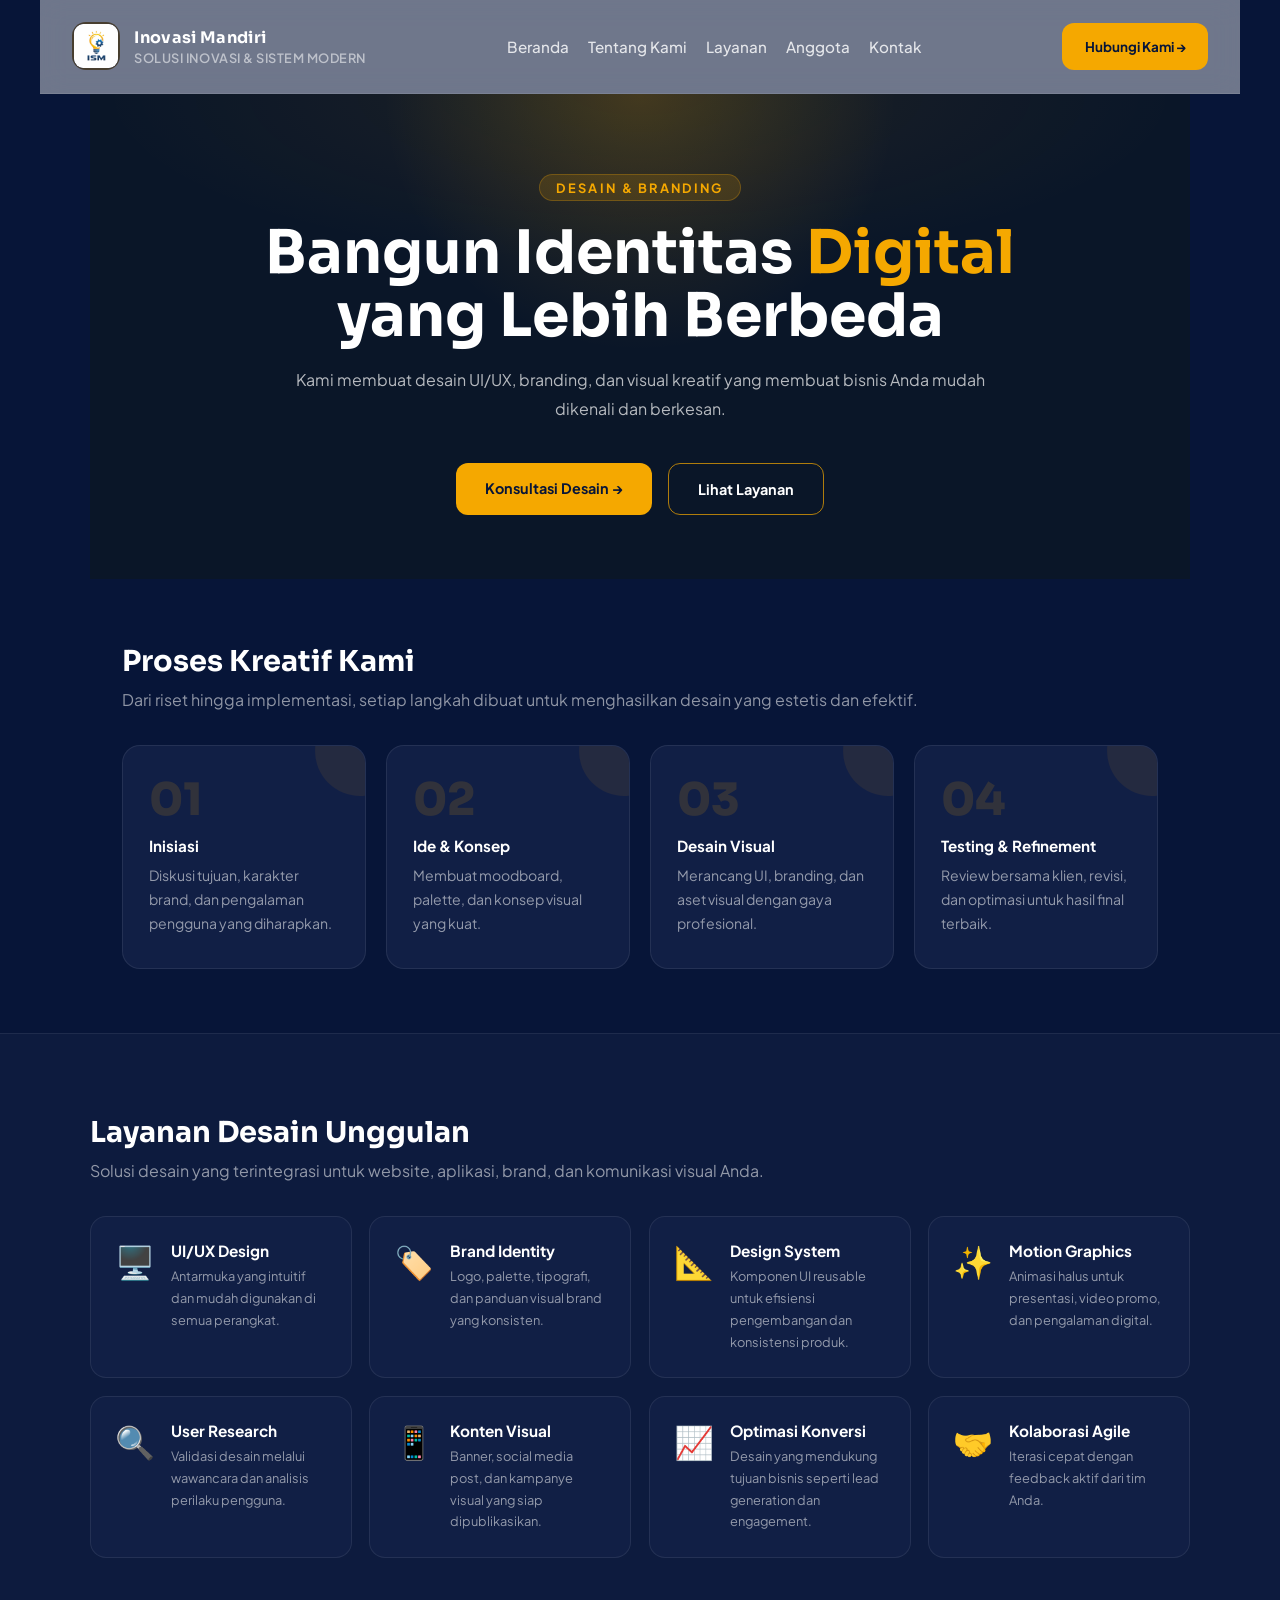
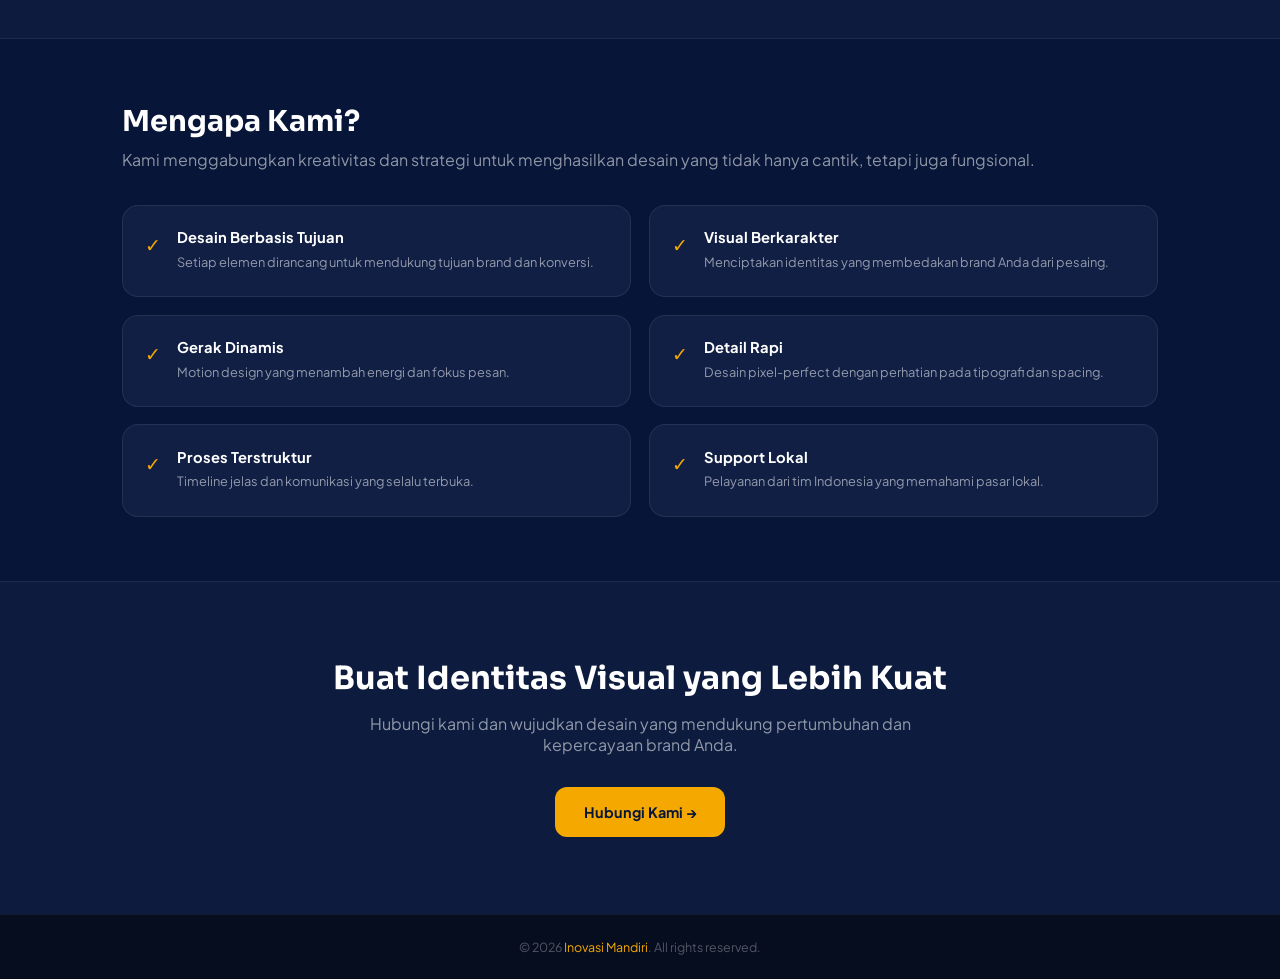
<file: desain_page.html>
<!DOCTYPE html>
<html lang="id">
<head>
  <meta charset="UTF-8"/>
  <meta name="viewport" content="width=device-width, initial-scale=1.0"/>
  <title>Desain UI/UX & Branding | Inovasi Mandiri</title>
  <link href="https://fonts.googleapis.com/css2?family=Plus+Jakarta+Sans:wght@400;500;600;700;800&family=Sora:wght@300;400;600;700&display=swap" rel="stylesheet">
  <link rel="stylesheet" href="CSS/shared-theme.css">
  <style>
    body { background:#071538; color:#fff; }
    nav { display:flex; flex-wrap:wrap; align-items:center; justify-content:space-between; gap:1rem; max-width:1200px; margin:0 auto; padding:1.4rem 2rem; }
    .logo { display:flex; align-items:center; gap:0.9rem; text-decoration:none; color:#fff; }
    .logo-icon { width:48px; height:48px; border-radius:14px; overflow:hidden; background:#0d1b3e; display:flex; align-items:center; justify-content:center; }
    .logo-img { width:100%; height:100%; object-fit:cover; }
    .logo-text { display:flex; flex-direction:column; gap:2px; }
    .brand { font-weight:700; letter-spacing:0.02em; }
    .tagline { font-size:0.8rem; color:rgba(255,255,255,0.55); }
    .nav-links { display:flex; flex-wrap:wrap; gap:1.2rem; list-style:none; padding:0; margin:0; }
    .nav-links a { color:rgba(255,255,255,0.82); text-decoration:none; font-size:0.95rem; }
    .btn-nav { display:inline-flex; align-items:center; justify-content:center; padding:0.95rem 1.4rem; border-radius:12px; background:#f5a800; color:#071538; text-decoration:none; font-weight:700; }
    .page-hero { max-width:1100px; margin:0 auto; padding:5rem 2rem 4rem; text-align:center; position:relative; }
    .page-hero::before { content:''; position:absolute; inset:0; background:radial-gradient(circle at top, rgba(245,168,0,0.18), transparent 35%); pointer-events:none; }
    .section-label { display:inline-block; color:#f5a800; font-size:0.8rem; font-weight:700; letter-spacing:0.18em; text-transform:uppercase; margin-bottom:1.2rem; position:relative; z-index:1; }
    .page-hero h1 { position:relative; z-index:1; font-family:'Sora',sans-serif; font-size:3.75rem; line-height:1.05; margin-bottom:1.2rem; }
    .page-hero h1 span { color:#f5a800; }
    .page-hero p { max-width:720px; margin:0 auto; color:rgba(255,255,255,0.7); line-height:1.8; font-size:1rem; position:relative; z-index:1; }
    .hero-btns { margin-top:2.5rem; display:flex; gap:1rem; flex-wrap:wrap; justify-content:center; position:relative; z-index:1; }
    .btn-primary, .btn-outline { border-radius:12px; font-weight:700; text-decoration:none; transition:transform 0.25s, box-shadow 0.25s; }
    .btn-primary { background:#f5a800; color:#071538; padding:1rem 1.8rem; }
    .btn-outline { border:1px solid rgba(245,168,0,0.7); color:#fff; padding:1rem 1.8rem; }
    .btn-primary:hover, .btn-outline:hover { transform:translateY(-2px); box-shadow:0 16px 40px rgba(0,0,0,0.12); }
    .how-section, .why-section { max-width:1100px; margin:0 auto; padding:4rem 2rem; }
    .how-section h2, .why-section h2, .talent-inner h2 { font-family:'Sora',sans-serif; font-size:1.8rem; font-weight:700; color:#fff; margin-bottom:0.6rem; }
    .how-section > p, .why-section > p, .talent-inner > p { color:rgba(255,255,255,0.55); margin-bottom:2.2rem; }
    .how-grid { display:grid; grid-template-columns:repeat(auto-fit,minmax(240px,1fr)); gap:1.25rem; }
    .how-card { position:relative; background:#111f45; border:1px solid rgba(255,255,255,0.08); border-radius:18px; padding:2rem 1.6rem; overflow:hidden; transition:transform 0.3s, border-color 0.3s; }
    .how-card:hover { transform:translateY(-6px); border-color:rgba(245,168,0,0.3); }
    .how-card::after { content:''; position:absolute; top:-40px; right:-40px; width:90px; height:90px; background:rgba(245,168,0,0.08); border-radius:50%; }
    .how-num { font-family:'Sora',sans-serif; font-size:2.8rem; font-weight:800; color:rgba(245,168,0,0.14); line-height:1; margin-bottom:0.8rem; }
    .how-card h3 { font-size:0.95rem; font-weight:700; color:#fff; margin-bottom:0.6rem; }
    .how-card p { font-size:0.88rem; color:rgba(255,255,255,0.55); line-height:1.7; }
    .talent-section { background:#0d1b3e; border-top:1px solid rgba(255,255,255,0.07); border-bottom:1px solid rgba(255,255,255,0.07); padding:5rem 2rem; }
    .talent-inner { max-width:1100px; margin:0 auto; }
    .talent-grid { display:grid; grid-template-columns:repeat(auto-fit,minmax(245px,1fr)); gap:1.1rem; }
    .talent-card { background:#111f45; border:1px solid rgba(255,255,255,0.08); border-radius:16px; padding:1.5rem; display:flex; gap:1rem; align-items:flex-start; transition:transform 0.3s, border-color 0.3s; }
    .talent-card:hover { transform:translateY(-4px); border-color:rgba(245,168,0,0.25); }
    .tc-icon { font-size:2rem; flex-shrink:0; }
    .tc-info h4 { font-size:0.96rem; font-weight:700; color:#fff; margin-bottom:0.4rem; }
    .tc-info p { font-size:0.8rem; color:rgba(255,255,255,0.55); line-height:1.7; }
    .why-grid { display:grid; grid-template-columns:1fr 1fr; gap:1.1rem; }
    .why-item { display:flex; gap:1rem; align-items:flex-start; background:#111f45; border:1px solid rgba(255,255,255,0.08); border-radius:16px; padding:1.4rem; }
    .why-check { color:#f5a800; font-size:1.2rem; flex-shrink:0; margin-top:0.2rem; }
    .why-item h4 { font-size:0.92rem; font-weight:700; color:#fff; margin-bottom:0.35rem; }
    .why-item p { font-size:0.8rem; color:rgba(255,255,255,0.55); line-height:1.7; }
    .service-cta { text-align:center; padding:4.8rem 2rem; background:#0d1b3e; border-top:1px solid rgba(255,255,255,0.07); }
    .service-cta h2 { font-family:'Sora',sans-serif; font-size:2rem; font-weight:700; color:#fff; margin-bottom:0.9rem; }
    .service-cta p { color:rgba(255,255,255,0.55); margin-bottom:2rem; max-width:560px; margin-left:auto; margin-right:auto; }
    footer { background:#060d1f; border-top:1px solid rgba(255,255,255,0.06); padding:1.5rem 2rem; text-align:center; font-size:0.78rem; color:rgba(255,255,255,0.3); }
    footer span { color:#f5a800; }
    @media (max-width:768px) {
      nav { padding:1rem 1.2rem; }
      .page-hero { padding:3.5rem 1.5rem 2.5rem; }
      .how-section, .why-section, .talent-section { padding-left:1.5rem; padding-right:1.5rem; }
      .how-grid, .talent-grid { grid-template-columns:1fr; }
      .why-grid { grid-template-columns:1fr; }
      .hero-btns { flex-direction:column; align-items:center; }
    }
  </style>
</head>
<body>

<nav>
  <a href="index.html" class="logo">
    <div class="logo-icon">
      <img src="assets/logo.jpeg" alt="Logo Inovasi Mandiri" class="logo-img">
    </div>
    <div class="logo-text">
      <span class="brand">Inovasi Mandiri</span>
      <span class="tagline">Solusi Inovasi &amp; Sistem Modern</span>
    </div>
  </a>
  <ul class="nav-links">
    <li><a href="index.html">Beranda</a></li>
    <li><a href="index.html#tentang">Tentang Kami</a></li>
    <li><a href="index.html#layanan">Layanan</a></li>
    <li><a href="anggota_page.html">Anggota</a></li>
    <li><a href="index.html#kontak">Kontak</a></li>
  </ul>
  <a href="https://wa.me/62859110490082" class="btn-nav" target="_blank">Hubungi Kami →</a>
</nav>

<div class="page-hero">
  <span class="section-label">Desain & Branding</span>
  <h1>Bangun Identitas <span>Digital</span><br>yang Lebih Berbeda</h1>
  <p>Kami membuat desain UI/UX, branding, dan visual kreatif yang membuat bisnis Anda mudah dikenali dan berkesan.</p>
  <div class="hero-btns">
    <a href="https://wa.me/62859110490082" class="btn-primary" target="_blank">Konsultasi Desain →</a>
    <a href="#layanan" class="btn-outline">Lihat Layanan</a>
  </div>
</div>

<div class="how-section" id="layanan">
  <h2>Proses Kreatif Kami</h2>
  <p>Dari riset hingga implementasi, setiap langkah dibuat untuk menghasilkan desain yang estetis dan efektif.</p>
  <div class="how-grid">
    <div class="how-card"><div class="how-num">01</div><h3>Inisiasi</h3><p>Diskusi tujuan, karakter brand, dan pengalaman pengguna yang diharapkan.</p></div>
    <div class="how-card"><div class="how-num">02</div><h3>Ide & Konsep</h3><p>Membuat moodboard, palette, dan konsep visual yang kuat.</p></div>
    <div class="how-card"><div class="how-num">03</div><h3>Desain Visual</h3><p>Merancang UI, branding, dan aset visual dengan gaya profesional.</p></div>
    <div class="how-card"><div class="how-num">04</div><h3>Testing & Refinement</h3><p>Review bersama klien, revisi, dan optimasi untuk hasil final terbaik.</p></div>
  </div>
</div>

<div class="talent-section">
  <div class="talent-inner">
    <h2>Layanan Desain Unggulan</h2>
    <p>Solusi desain yang terintegrasi untuk website, aplikasi, brand, dan komunikasi visual Anda.</p>
    <div class="talent-grid">
      <div class="talent-card"><div class="tc-icon">🖥️</div><div class="tc-info"><h4>UI/UX Design</h4><p>Antarmuka yang intuitif dan mudah digunakan di semua perangkat.</p></div></div>
      <div class="talent-card"><div class="tc-icon">🏷️</div><div class="tc-info"><h4>Brand Identity</h4><p>Logo, palette, tipografi, dan panduan visual brand yang konsisten.</p></div></div>
      <div class="talent-card"><div class="tc-icon">📐</div><div class="tc-info"><h4>Design System</h4><p>Komponen UI reusable untuk efisiensi pengembangan dan konsistensi produk.</p></div></div>
      <div class="talent-card"><div class="tc-icon">✨</div><div class="tc-info"><h4>Motion Graphics</h4><p>Animasi halus untuk presentasi, video promo, dan pengalaman digital.</p></div></div>
      <div class="talent-card"><div class="tc-icon">🔍</div><div class="tc-info"><h4>User Research</h4><p>Validasi desain melalui wawancara dan analisis perilaku pengguna.</p></div></div>
      <div class="talent-card"><div class="tc-icon">📱</div><div class="tc-info"><h4>Konten Visual</h4><p>Banner, social media post, dan kampanye visual yang siap dipublikasikan.</p></div></div>
      <div class="talent-card"><div class="tc-icon">📈</div><div class="tc-info"><h4>Optimasi Konversi</h4><p>Desain yang mendukung tujuan bisnis seperti lead generation dan engagement.</p></div></div>
      <div class="talent-card"><div class="tc-icon">🤝</div><div class="tc-info"><h4>Kolaborasi Agile</h4><p>Iterasi cepat dengan feedback aktif dari tim Anda.</p></div></div>
    </div>
  </div>
</div>

<div class="why-section">
  <h2>Mengapa Kami?</h2>
  <p>Kami menggabungkan kreativitas dan strategi untuk menghasilkan desain yang tidak hanya cantik, tetapi juga fungsional.</p>
  <div class="why-grid">
    <div class="why-item"><div class="why-check">✓</div><div><h4>Desain Berbasis Tujuan</h4><p>Setiap elemen dirancang untuk mendukung tujuan brand dan konversi.</p></div></div>
    <div class="why-item"><div class="why-check">✓</div><div><h4>Visual Berkarakter</h4><p>Menciptakan identitas yang membedakan brand Anda dari pesaing.</p></div></div>
    <div class="why-item"><div class="why-check">✓</div><div><h4>Gerak Dinamis</h4><p>Motion design yang menambah energi dan fokus pesan.</p></div></div>
    <div class="why-item"><div class="why-check">✓</div><div><h4>Detail Rapi</h4><p>Desain pixel-perfect dengan perhatian pada tipografi dan spacing.</p></div></div>
    <div class="why-item"><div class="why-check">✓</div><div><h4>Proses Terstruktur</h4><p>Timeline jelas dan komunikasi yang selalu terbuka.</p></div></div>
    <div class="why-item"><div class="why-check">✓</div><div><h4>Support Lokal</h4><p>Pelayanan dari tim Indonesia yang memahami pasar lokal.</p></div></div>
  </div>
</div>

<div class="service-cta">
  <h2>Buat Identitas Visual yang Lebih Kuat</h2>
  <p>Hubungi kami dan wujudkan desain yang mendukung pertumbuhan dan kepercayaan brand Anda.</p>
  <a href="https://wa.me/62859110490082" class="btn-primary" target="_blank">Hubungi Kami →</a>
</div>

<footer>© 2026 <span>Inovasi Mandiri</span>. All rights reserved.</footer>
</body>
</html>
</file>
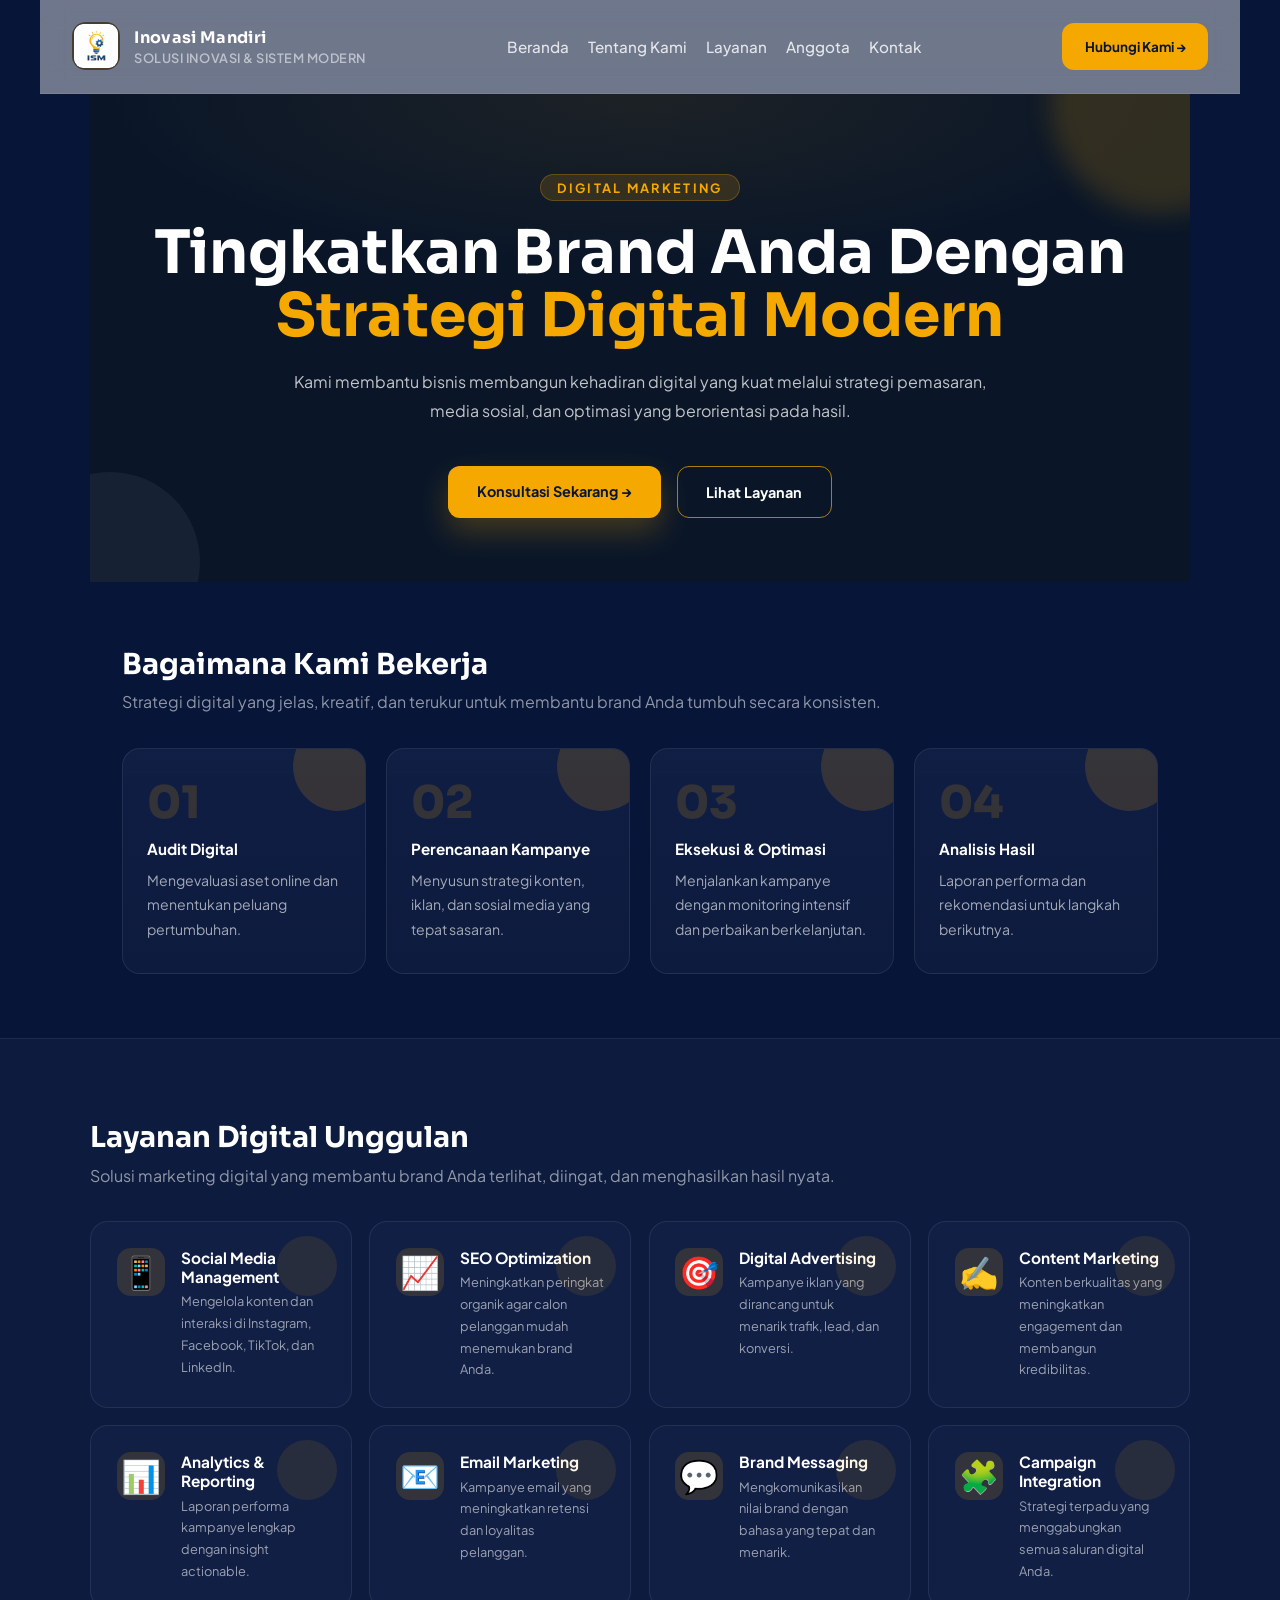
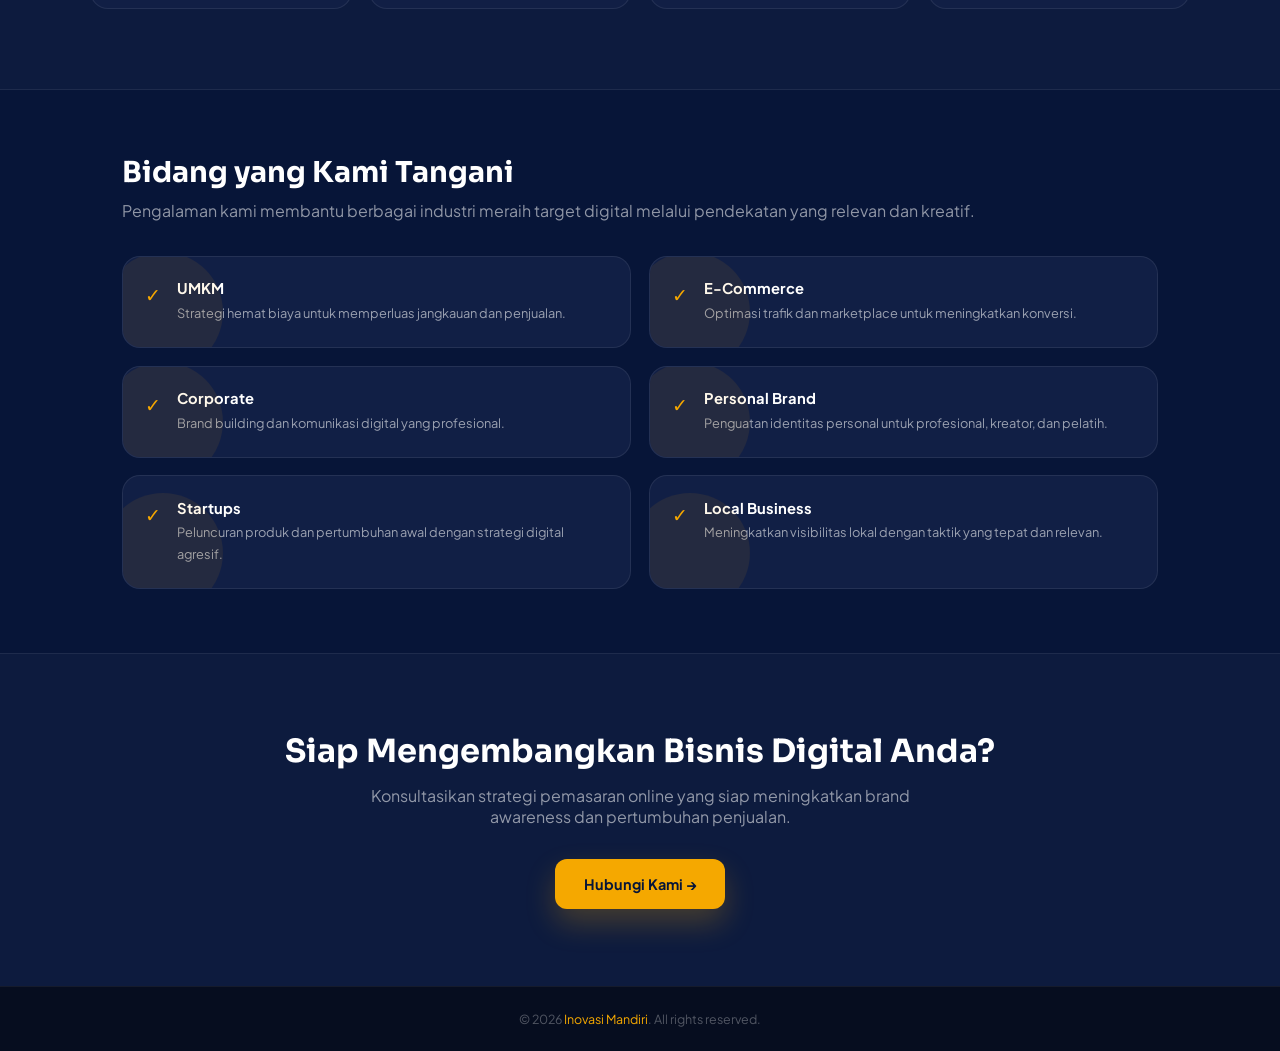
<file: digital_market_page.html>
<!DOCTYPE html>
<html lang="id">
<head>
  <meta charset="UTF-8"/>
  <meta name="viewport" content="width=device-width, initial-scale=1.0"/>
  <title>Digital Marketing & Social Media | Inovasi Mandiri</title>
  <link href="https://fonts.googleapis.com/css2?family=Plus+Jakarta+Sans:wght@400;500;600;700;800&family=Sora:wght@300;400;600;700&display=swap" rel="stylesheet">
  <link rel="stylesheet" href="CSS/shared-theme.css">
  <style>
    body { background:#071538; color:#fff; }
    nav { display:flex; flex-wrap:wrap; align-items:center; justify-content:space-between; gap:1rem; max-width:1200px; margin:0 auto; padding:1.4rem 2rem; }
    .logo { display:flex; align-items:center; gap:0.9rem; text-decoration:none; color:#fff; }
    .logo-icon { width:48px; height:48px; border-radius:14px; overflow:hidden; background:#0d1b3e; display:flex; align-items:center; justify-content:center; }
    .logo-img { width:100%; height:100%; object-fit:cover; }
    .logo-text { display:flex; flex-direction:column; gap:2px; }
    .brand { font-weight:700; letter-spacing:0.02em; }
    .tagline { font-size:0.8rem; color:rgba(255,255,255,0.55); }
    .nav-links { display:flex; flex-wrap:wrap; gap:1.2rem; list-style:none; padding:0; margin:0; }
    .nav-links a { color:rgba(255,255,255,0.82); text-decoration:none; font-size:0.95rem; }
    .btn-nav { display:inline-flex; align-items:center; justify-content:center; padding:0.95rem 1.4rem; border-radius:12px; background:#f5a800; color:#071538; text-decoration:none; font-weight:700; }
    .page-hero { position:relative; overflow:hidden; max-width:1100px; margin:0 auto; padding:5rem 2rem 4rem; text-align:center; }
    .page-hero::before { content:''; position:absolute; top:-100px; right:-80px; width:220px; height:220px; border-radius:50%; background:rgba(245,168,0,0.16); filter:blur(12px); }
    .page-hero::after { content:''; position:absolute; bottom:-70px; left:-70px; width:180px; height:180px; border-radius:50%; background:rgba(255,255,255,0.05); }
    .section-label { position:relative; z-index:1; display:inline-block; color:#f5a800; font-size:0.8rem; font-weight:700; letter-spacing:0.18em; text-transform:uppercase; margin-bottom:1.25rem; }
    .page-hero h1 { position:relative; z-index:1; font-family:'Sora',sans-serif; font-size:3.75rem; line-height:1.05; margin-bottom:1.3rem; }
    .page-hero h1 span { color:#f5a800; }
    .page-hero p { position:relative; z-index:1; max-width:720px; margin:0 auto; color:rgba(255,255,255,0.75); line-height:1.8; font-size:1rem; }
    .hero-btns { position:relative; z-index:1; margin-top:2.5rem; display:flex; gap:1rem; flex-wrap:wrap; justify-content:center; }
    .btn-primary, .btn-outline { border-radius:12px; font-weight:700; text-decoration:none; transition:transform 0.25s, box-shadow 0.25s; }
    .btn-primary { background:#f5a800; color:#071538; padding:1rem 1.8rem; box-shadow:0 14px 30px rgba(245,168,0,0.24); }
    .btn-outline { border:1px solid rgba(245,168,0,0.7); color:#fff; padding:1rem 1.8rem; }
    .btn-primary:hover, .btn-outline:hover { transform:translateY(-2px); }
    .highlight-badge { position:relative; display:inline-flex; align-items:center; justify-content:center; width:110px; height:110px; margin:2rem auto 0; border-radius:50%; background:rgba(245,168,0,0.11); font-size:2rem; color:#f5a800; }
    .how-section, .why-section { max-width:1100px; margin:0 auto; padding:4rem 2rem; }
    .how-section h2, .why-section h2, .talent-inner h2 { font-family:'Sora',sans-serif; font-size:1.8rem; font-weight:700; color:#fff; margin-bottom:0.6rem; }
    .how-section > p, .why-section > p, .talent-inner > p { color:rgba(255,255,255,0.55); margin-bottom:2.2rem; }
    .how-grid { display:grid; grid-template-columns:repeat(auto-fill,minmax(220px,1fr)); gap:1.25rem; }
    .how-card { position:relative; background:linear-gradient(180deg, rgba(17,31,69,0.95) 0%, #0d1b3e 100%); border:1px solid rgba(255,255,255,0.08); border-radius:18px; padding:2rem 1.5rem; overflow:hidden; transition:transform 0.3s, border-color 0.3s; }
    .how-card:hover { transform:translateY(-6px); border-color:rgba(245,168,0,0.3); }
    .how-card::after { content:''; position:absolute; top:-28px; right:-18px; width:90px; height:90px; border-radius:50%; background:rgba(245,168,0,0.16); }
    .how-num { font-family:'Sora',sans-serif; font-size:2.8rem; font-weight:800; color:rgba(245,168,0,0.16); line-height:1; margin-bottom:0.85rem; }
    .how-card h3 { font-size:0.95rem; font-weight:700; color:#fff; margin-bottom:0.6rem; }
    .how-card p { font-size:0.88rem; color:rgba(255,255,255,0.62); line-height:1.75; }
    .talent-section { background:#0d1b3e; border-top:1px solid rgba(255,255,255,0.07); border-bottom:1px solid rgba(255,255,255,0.07); padding:5rem 2rem; }
    .talent-inner { max-width:1100px; margin:0 auto; }
    .talent-grid { display:grid; grid-template-columns:repeat(auto-fit,minmax(245px,1fr)); gap:1.1rem; }
    .talent-card { position:relative; background:#111f45; border:1px solid rgba(255,255,255,0.08); border-radius:18px; padding:1.6rem; display:flex; gap:1rem; align-items:flex-start; transition:transform 0.3s, border-color 0.3s; }
    .talent-card:hover { transform:translateY(-4px); border-color:rgba(245,168,0,0.25); }
    .talent-card::before { content:''; position:absolute; top:14px; right:14px; width:60px; height:60px; border-radius:50%; background:rgba(245,168,0,0.1); }
    .tc-icon { font-size:2rem; flex-shrink:0; width:48px; height:48px; display:flex; align-items:center; justify-content:center; border-radius:14px; background:rgba(245,168,0,0.14); }
    .tc-info h4 { font-size:0.96rem; font-weight:700; color:#fff; margin-bottom:0.35rem; }
    .tc-info p { font-size:0.8rem; color:rgba(255,255,255,0.58); line-height:1.7; }
    .why-grid { display:grid; grid-template-columns:1fr 1fr; gap:1.1rem; }
    .why-item { position:relative; display:flex; gap:1rem; align-items:flex-start; background:#111f45; border:1px solid rgba(255,255,255,0.08); border-radius:18px; padding:1.4rem; overflow:hidden; }
    .why-item::after { content:''; position:absolute; bottom:-25px; left:-20px; width:120px; height:120px; border-radius:50%; background:rgba(245,168,0,0.08); }
    .why-check { color:#f5a800; font-size:1.2rem; flex-shrink:0; margin-top:0.2rem; }
    .why-item h4 { font-size:0.92rem; font-weight:700; color:#fff; margin-bottom:0.35rem; }
    .why-item p { font-size:0.8rem; color:rgba(255,255,255,0.58); line-height:1.7; }
    .service-cta { text-align:center; padding:4.8rem 2rem; background:#0d1b3e; border-top:1px solid rgba(255,255,255,0.07); }
    .service-cta h2 { font-family:'Sora',sans-serif; font-size:2rem; font-weight:700; color:#fff; margin-bottom:0.9rem; }
    .service-cta p { color:rgba(255,255,255,0.55); margin-bottom:2rem; max-width:560px; margin-left:auto; margin-right:auto; }
    footer { background:#060d1f; border-top:1px solid rgba(255,255,255,0.06); padding:1.5rem 2rem; text-align:center; font-size:0.78rem; color:rgba(255,255,255,0.3); }
    footer span { color:#f5a800; }
    @media (max-width:768px) {
      nav { padding:1rem 1.2rem; }
      .page-hero { padding:3.5rem 1.5rem 2.5rem; }
      .how-section, .why-section, .talent-section { padding-left:1.5rem; padding-right:1.5rem; }
      .how-grid, .talent-grid { grid-template-columns:1fr; }
      .why-grid { grid-template-columns:1fr; }
      .hero-btns { flex-direction:column; align-items:center; }
    }
  </style>
</head>
<body>

<nav>
  <a href="index.html" class="logo">
    <div class="logo-icon">
      <img src="assets/logo.jpeg" alt="Logo Inovasi Mandiri" class="logo-img">
    </div>
    <div class="logo-text">
      <span class="brand">Inovasi Mandiri</span>
      <span class="tagline">Solusi Inovasi &amp; Sistem Modern</span>
    </div>
  </a>
  <ul class="nav-links">
    <li><a href="index.html">Beranda</a></li>
    <li><a href="index.html#tentang">Tentang Kami</a></li>
    <li><a href="index.html#layanan">Layanan</a></li>
    <li><a href="anggota_page.html">Anggota</a></li>
    <li><a href="index.html#kontak">Kontak</a></li>
  </ul>
  <a href="https://wa.me/62859110490082" class="btn-nav" target="_blank">Hubungi Kami →</a>
</nav>

<div class="page-hero">
  <span class="section-label">Digital Marketing</span>
  <h1>Tingkatkan Brand Anda Dengan<br><span>Strategi Digital Modern</span></h1>
  <p>Kami membantu bisnis membangun kehadiran digital yang kuat melalui strategi pemasaran, media sosial, dan optimasi yang berorientasi pada hasil.</p>
  <div class="hero-btns">
    <a href="https://wa.me/62859110490082" class="btn-primary" target="_blank">Konsultasi Sekarang →</a>
    <a href="#layanan" class="btn-outline">Lihat Layanan</a>
  </div>
</div>

<div class="how-section" id="layanan">
  <h2>Bagaimana Kami Bekerja</h2>
  <p>Strategi digital yang jelas, kreatif, dan terukur untuk membantu brand Anda tumbuh secara konsisten.</p>
  <div class="how-grid">
    <div class="how-card"><div class="how-num">01</div><h3>Audit Digital</h3><p>Mengevaluasi aset online dan menentukan peluang pertumbuhan.</p></div>
    <div class="how-card"><div class="how-num">02</div><h3>Perencanaan Kampanye</h3><p>Menyusun strategi konten, iklan, dan sosial media yang tepat sasaran.</p></div>
    <div class="how-card"><div class="how-num">03</div><h3>Eksekusi & Optimasi</h3><p>Menjalankan kampanye dengan monitoring intensif dan perbaikan berkelanjutan.</p></div>
    <div class="how-card"><div class="how-num">04</div><h3>Analisis Hasil</h3><p>Laporan performa dan rekomendasi untuk langkah berikutnya.</p></div>
  </div>
</div>

<div class="talent-section">
  <div class="talent-inner">
    <h2>Layanan Digital Unggulan</h2>
    <p>Solusi marketing digital yang membantu brand Anda terlihat, diingat, dan menghasilkan hasil nyata.</p>
    <div class="talent-grid">
      <div class="talent-card"><div class="tc-icon">📱</div><div class="tc-info"><h4>Social Media Management</h4><p>Mengelola konten dan interaksi di Instagram, Facebook, TikTok, dan LinkedIn.</p></div></div>
      <div class="talent-card"><div class="tc-icon">📈</div><div class="tc-info"><h4>SEO Optimization</h4><p>Meningkatkan peringkat organik agar calon pelanggan mudah menemukan brand Anda.</p></div></div>
      <div class="talent-card"><div class="tc-icon">🎯</div><div class="tc-info"><h4>Digital Advertising</h4><p>Kampanye iklan yang dirancang untuk menarik trafik, lead, dan konversi.</p></div></div>
      <div class="talent-card"><div class="tc-icon">✍️</div><div class="tc-info"><h4>Content Marketing</h4><p>Konten berkualitas yang meningkatkan engagement dan membangun kredibilitas.</p></div></div>
      <div class="talent-card"><div class="tc-icon">📊</div><div class="tc-info"><h4>Analytics & Reporting</h4><p>Laporan performa kampanye lengkap dengan insight actionable.</p></div></div>
      <div class="talent-card"><div class="tc-icon">📧</div><div class="tc-info"><h4>Email Marketing</h4><p>Kampanye email yang meningkatkan retensi dan loyalitas pelanggan.</p></div></div>
      <div class="talent-card"><div class="tc-icon">💬</div><div class="tc-info"><h4>Brand Messaging</h4><p>Mengkomunikasikan nilai brand dengan bahasa yang tepat dan menarik.</p></div></div>
      <div class="talent-card"><div class="tc-icon">🧩</div><div class="tc-info"><h4>Campaign Integration</h4><p>Strategi terpadu yang menggabungkan semua saluran digital Anda.</p></div></div>
    </div>
  </div>
</div>

<div class="why-section">
  <h2>Bidang yang Kami Tangani</h2>
  <p>Pengalaman kami membantu berbagai industri meraih target digital melalui pendekatan yang relevan dan kreatif.</p>
  <div class="why-grid">
    <div class="why-item"><div class="why-check">✓</div><div><h4>UMKM</h4><p>Strategi hemat biaya untuk memperluas jangkauan dan penjualan.</p></div></div>
    <div class="why-item"><div class="why-check">✓</div><div><h4>E-Commerce</h4><p>Optimasi trafik dan marketplace untuk meningkatkan konversi.</p></div></div>
    <div class="why-item"><div class="why-check">✓</div><div><h4>Corporate</h4><p>Brand building dan komunikasi digital yang profesional.</p></div></div>
    <div class="why-item"><div class="why-check">✓</div><div><h4>Personal Brand</h4><p>Penguatan identitas personal untuk profesional, kreator, dan pelatih.</p></div></div>
    <div class="why-item"><div class="why-check">✓</div><div><h4>Startups</h4><p>Peluncuran produk dan pertumbuhan awal dengan strategi digital agresif.</p></div></div>
    <div class="why-item"><div class="why-check">✓</div><div><h4>Local Business</h4><p>Meningkatkan visibilitas lokal dengan taktik yang tepat dan relevan.</p></div></div>
  </div>
</div>

<div class="service-cta">
  <h2>Siap Mengembangkan Bisnis Digital Anda?</h2>
  <p>Konsultasikan strategi pemasaran online yang siap meningkatkan brand awareness dan pertumbuhan penjualan.</p>
  <a href="https://wa.me/62859110490082" class="btn-primary" target="_blank">Hubungi Kami →</a>
</div>

<footer>© 2026 <span>Inovasi Mandiri</span>. All rights reserved.</footer>
</body>
</html>
</file>
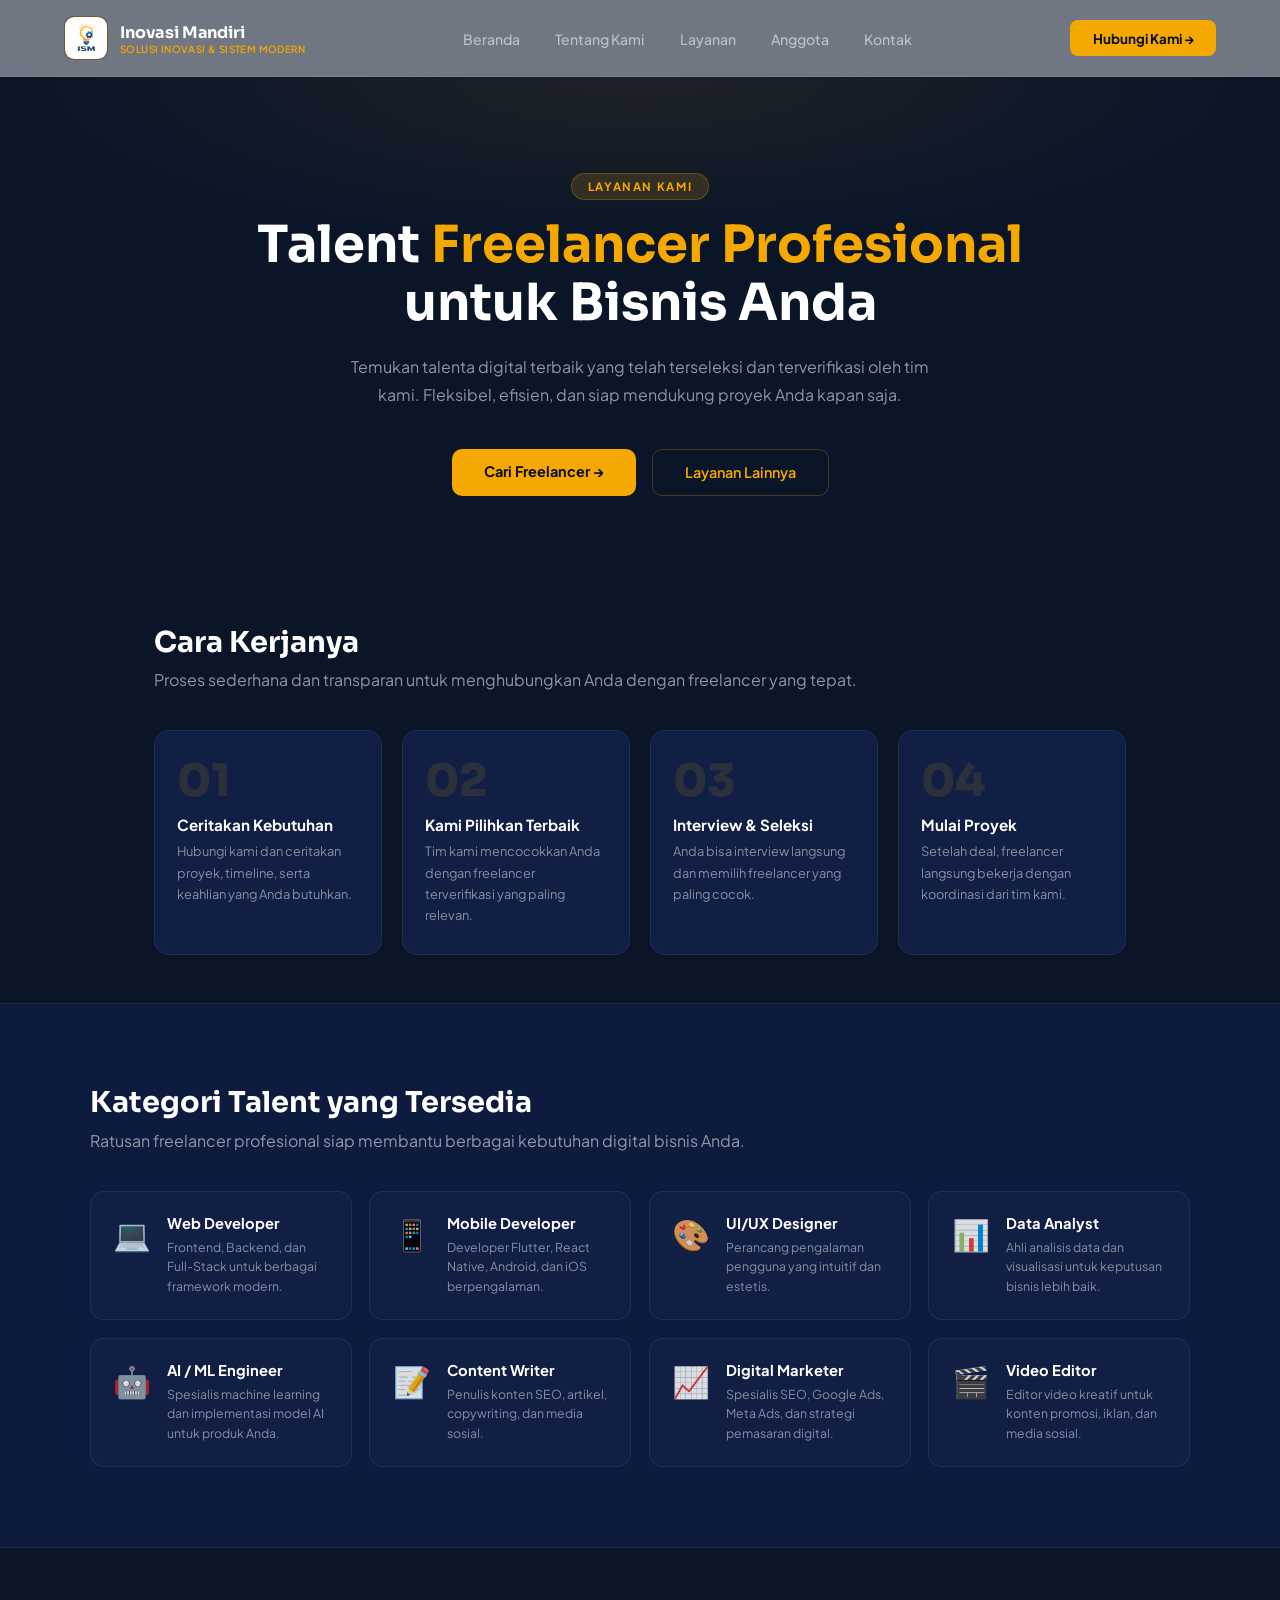
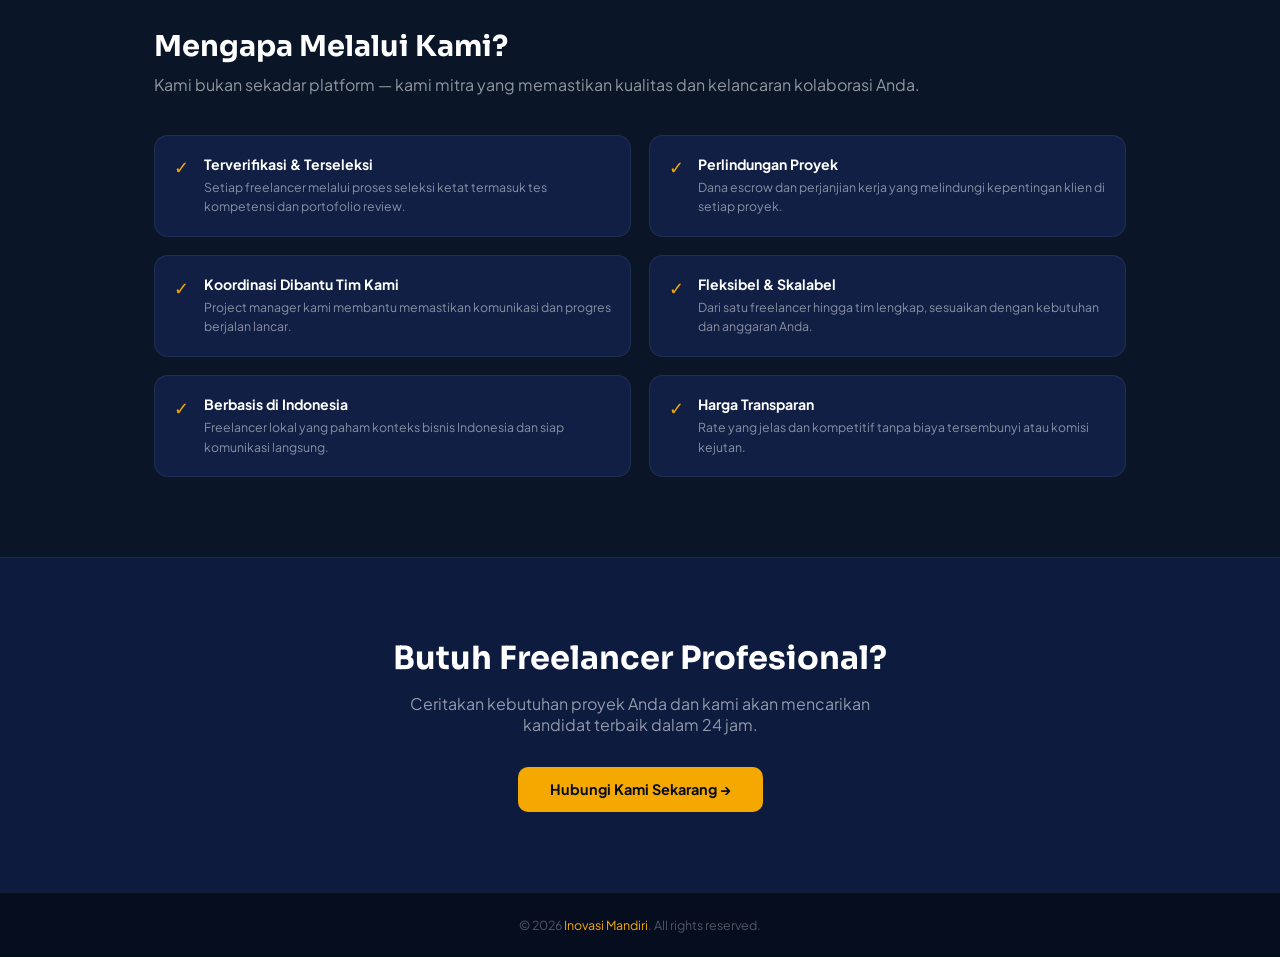
<file: freelancer_page.html>
<!DOCTYPE html>
<html lang="id">
<head>
  <meta charset="UTF-8"/>
  <meta name="viewport" content="width=device-width, initial-scale=1.0"/>
  <title>Talent Freelancer – Inovasi Mandiri</title>
  <link href="https://fonts.googleapis.com/css2?family=Plus+Jakarta+Sans:wght@400;500;600;700;800&family=Sora:wght@300;400;600;700&display=swap" rel="stylesheet">
  <link rel="stylesheet" href="CSS/shared-theme.css">
  <style>
    /* ── HOW IT WORKS ── */
    .how-section { max-width: 1100px; margin: 0 auto; padding: 4rem 4rem 3rem; }
    .how-section h2 { font-family:'Sora',sans-serif; font-size:1.8rem; font-weight:700; color:#fff; margin-bottom:0.6rem; }
    .how-section > p { color:rgba(255,255,255,0.55); margin-bottom:2.5rem; }
    .how-grid { display:grid; grid-template-columns:repeat(auto-fill,minmax(220px,1fr)); gap:1.25rem; }
    .how-card {
      background:#111f45; border:1px solid rgba(255,255,255,0.07);
      border-radius:15px; padding:1.75rem 1.4rem;
      transition:transform 0.3s, border-color 0.3s;
    }
    .how-card:hover { transform:translateY(-4px); border-color:rgba(245,168,0,0.3); }
    .how-num { font-family:'Sora',sans-serif; font-size:2.8rem; font-weight:800; color:rgba(245,168,0,0.12); line-height:1; margin-bottom:0.7rem; }
    .how-card h3 { font-size:0.95rem; font-weight:700; color:#fff; margin-bottom:0.45rem; }
    .how-card p { font-size:0.8rem; color:rgba(255,255,255,0.5); line-height:1.65; }

    /* ── TALENT CATEGORIES ── */
    .talent-section { background:#0d1b3e; border-top:1px solid rgba(255,255,255,0.07); border-bottom:1px solid rgba(255,255,255,0.07); padding:5rem 4rem; }
    .talent-inner { max-width:1100px; margin:0 auto; }
    .talent-inner h2 { font-family:'Sora',sans-serif; font-size:1.8rem; font-weight:700; color:#fff; margin-bottom:0.6rem; }
    .talent-inner > p { color:rgba(255,255,255,0.55); margin-bottom:2.5rem; }
    .talent-grid { display:grid; grid-template-columns:repeat(auto-fill,minmax(245px,1fr)); gap:1.1rem; }
    .talent-card {
      background:#111f45; border:1px solid rgba(255,255,255,0.07);
      border-radius:14px; padding:1.4rem;
      display:flex; gap:1rem; align-items:flex-start;
      transition:transform 0.3s, border-color 0.3s;
    }
    .talent-card:hover { transform:translateY(-3px); border-color:rgba(245,168,0,0.25); }
    .tc-icon { font-size:1.9rem; flex-shrink:0; }
    .tc-info h4 { font-size:0.92rem; font-weight:700; color:#fff; margin-bottom:0.35rem; }
    .tc-info p { font-size:0.77rem; color:rgba(255,255,255,0.5); line-height:1.6; }

    /* ── WHY US ── */
    .why-section { max-width:1100px; margin:0 auto; padding:5rem 4rem; }
    .why-section h2 { font-family:'Sora',sans-serif; font-size:1.8rem; font-weight:700; color:#fff; margin-bottom:0.6rem; }
    .why-section > p { color:rgba(255,255,255,0.55); margin-bottom:2.5rem; }
    .why-grid { display:grid; grid-template-columns:1fr 1fr; gap:1.1rem; }
    .why-item {
      display:flex; gap:0.9rem; align-items:flex-start;
      background:#111f45; border:1px solid rgba(255,255,255,0.07);
      border-radius:14px; padding:1.2rem;
    }
    .why-check { color:#f5a800; font-size:1.1rem; flex-shrink:0; margin-top:0.1rem; }
    .why-item h4 { font-size:0.88rem; font-weight:700; color:#fff; margin-bottom:0.3rem; }
    .why-item p { font-size:0.77rem; color:rgba(255,255,255,0.5); line-height:1.6; }

    /* ── CTA ── */
    .service-cta { text-align:center; padding:5rem 2rem; background:#0d1b3e; border-top:1px solid rgba(255,255,255,0.07); }
    .service-cta h2 { font-family:'Sora',sans-serif; font-size:2rem; font-weight:700; color:#fff; margin-bottom:0.9rem; }
    .service-cta p { color:rgba(255,255,255,0.55); margin-bottom:2rem; max-width:480px; margin-left:auto; margin-right:auto; }

    footer { background:#060d1f; border-top:1px solid rgba(255,255,255,0.06); padding:1.5rem 4rem; text-align:center; font-size:0.78rem; color:rgba(255,255,255,0.3); }
    footer span { color:#f5a800; }

    @media (max-width:768px) {
      .how-section, .why-section { padding-left:1.5rem; padding-right:1.5rem; }
      .talent-section { padding-left:1.5rem; padding-right:1.5rem; }
      .why-grid { grid-template-columns:1fr; }
    }
  </style>
</head>
<body>

<nav>
  <a href="index.html" class="logo">
    <div class="logo-icon">
      <img src="assets/logo.jpeg" alt="Logo Inovasi Mandiri" class="logo-img">
    </div>
    <div class="logo-text">
      <span class="brand">Inovasi Mandiri</span>
      <span class="tagline">Solusi Inovasi &amp; Sistem Modern</span>
    </div>
  </a>
  <ul class="nav-links">
    <li><a href="index.html">Beranda</a></li>
    <li><a href="index.html#tentang">Tentang Kami</a></li>
    <li><a href="index.html#layanan">Layanan</a></li>
    <li><a href="anggota_page.html">Anggota</a></li>
    <li><a href="index.html#kontak">Kontak</a></li>
  </ul>
  <a href="https://wa.me/62859110490082" class="btn-nav" target="_blank">Hubungi Kami →</a>
</nav>

<div class="page-hero">
  <span class="section-label">Layanan Kami</span>
  <h1>Talent <span>Freelancer Profesional</span><br>untuk Bisnis Anda</h1>
  <p>Temukan talenta digital terbaik yang telah terseleksi dan terverifikasi oleh tim kami. Fleksibel, efisien, dan siap mendukung proyek Anda kapan saja.</p>
  <div class="hero-btns">
    <a href="https://wa.me/62859110490082" class="btn-primary" target="_blank">Cari Freelancer →</a>
    <a href="index.html#layanan" class="btn-outline">Layanan Lainnya</a>
  </div>
</div>

<div class="how-section">
  <h2>Cara Kerjanya</h2>
  <p>Proses sederhana dan transparan untuk menghubungkan Anda dengan freelancer yang tepat.</p>
  <div class="how-grid">
    <div class="how-card"><div class="how-num">01</div><h3>Ceritakan Kebutuhan</h3><p>Hubungi kami dan ceritakan proyek, timeline, serta keahlian yang Anda butuhkan.</p></div>
    <div class="how-card"><div class="how-num">02</div><h3>Kami Pilihkan Terbaik</h3><p>Tim kami mencocokkan Anda dengan freelancer terverifikasi yang paling relevan.</p></div>
    <div class="how-card"><div class="how-num">03</div><h3>Interview & Seleksi</h3><p>Anda bisa interview langsung dan memilih freelancer yang paling cocok.</p></div>
    <div class="how-card"><div class="how-num">04</div><h3>Mulai Proyek</h3><p>Setelah deal, freelancer langsung bekerja dengan koordinasi dari tim kami.</p></div>
  </div>
</div>

<div class="talent-section">
  <div class="talent-inner">
    <h2>Kategori Talent yang Tersedia</h2>
    <p>Ratusan freelancer profesional siap membantu berbagai kebutuhan digital bisnis Anda.</p>
    <div class="talent-grid">
      <div class="talent-card"><div class="tc-icon">💻</div><div class="tc-info"><h4>Web Developer</h4><p>Frontend, Backend, dan Full-Stack untuk berbagai framework modern.</p></div></div>
      <div class="talent-card"><div class="tc-icon">📱</div><div class="tc-info"><h4>Mobile Developer</h4><p>Developer Flutter, React Native, Android, dan iOS berpengalaman.</p></div></div>
      <div class="talent-card"><div class="tc-icon">🎨</div><div class="tc-info"><h4>UI/UX Designer</h4><p>Perancang pengalaman pengguna yang intuitif dan estetis.</p></div></div>
      <div class="talent-card"><div class="tc-icon">📊</div><div class="tc-info"><h4>Data Analyst</h4><p>Ahli analisis data dan visualisasi untuk keputusan bisnis lebih baik.</p></div></div>
      <div class="talent-card"><div class="tc-icon">🤖</div><div class="tc-info"><h4>AI / ML Engineer</h4><p>Spesialis machine learning dan implementasi model AI untuk produk Anda.</p></div></div>
      <div class="talent-card"><div class="tc-icon">📝</div><div class="tc-info"><h4>Content Writer</h4><p>Penulis konten SEO, artikel, copywriting, dan media sosial.</p></div></div>
      <div class="talent-card"><div class="tc-icon">📈</div><div class="tc-info"><h4>Digital Marketer</h4><p>Spesialis SEO, Google Ads, Meta Ads, dan strategi pemasaran digital.</p></div></div>
      <div class="talent-card"><div class="tc-icon">🎬</div><div class="tc-info"><h4>Video Editor</h4><p>Editor video kreatif untuk konten promosi, iklan, dan media sosial.</p></div></div>
    </div>
  </div>
</div>

<div class="why-section">
  <h2>Mengapa Melalui Kami?</h2>
  <p>Kami bukan sekadar platform — kami mitra yang memastikan kualitas dan kelancaran kolaborasi Anda.</p>
  <div class="why-grid">
    <div class="why-item"><div class="why-check">✓</div><div><h4>Terverifikasi & Terseleksi</h4><p>Setiap freelancer melalui proses seleksi ketat termasuk tes kompetensi dan portofolio review.</p></div></div>
    <div class="why-item"><div class="why-check">✓</div><div><h4>Perlindungan Proyek</h4><p>Dana escrow dan perjanjian kerja yang melindungi kepentingan klien di setiap proyek.</p></div></div>
    <div class="why-item"><div class="why-check">✓</div><div><h4>Koordinasi Dibantu Tim Kami</h4><p>Project manager kami membantu memastikan komunikasi dan progres berjalan lancar.</p></div></div>
    <div class="why-item"><div class="why-check">✓</div><div><h4>Fleksibel & Skalabel</h4><p>Dari satu freelancer hingga tim lengkap, sesuaikan dengan kebutuhan dan anggaran Anda.</p></div></div>
    <div class="why-item"><div class="why-check">✓</div><div><h4>Berbasis di Indonesia</h4><p>Freelancer lokal yang paham konteks bisnis Indonesia dan siap komunikasi langsung.</p></div></div>
    <div class="why-item"><div class="why-check">✓</div><div><h4>Harga Transparan</h4><p>Rate yang jelas dan kompetitif tanpa biaya tersembunyi atau komisi kejutan.</p></div></div>
  </div>
</div>

<div class="service-cta">
  <h2>Butuh Freelancer Profesional?</h2>
  <p>Ceritakan kebutuhan proyek Anda dan kami akan mencarikan kandidat terbaik dalam 24 jam.</p>
  <a href="https://wa.me/62859110490082" class="btn-primary" target="_blank">Hubungi Kami Sekarang →</a>
</div>

<footer>© 2026 <span>Inovasi Mandiri</span>. All rights reserved.</footer>
</body>
</html>
</file>
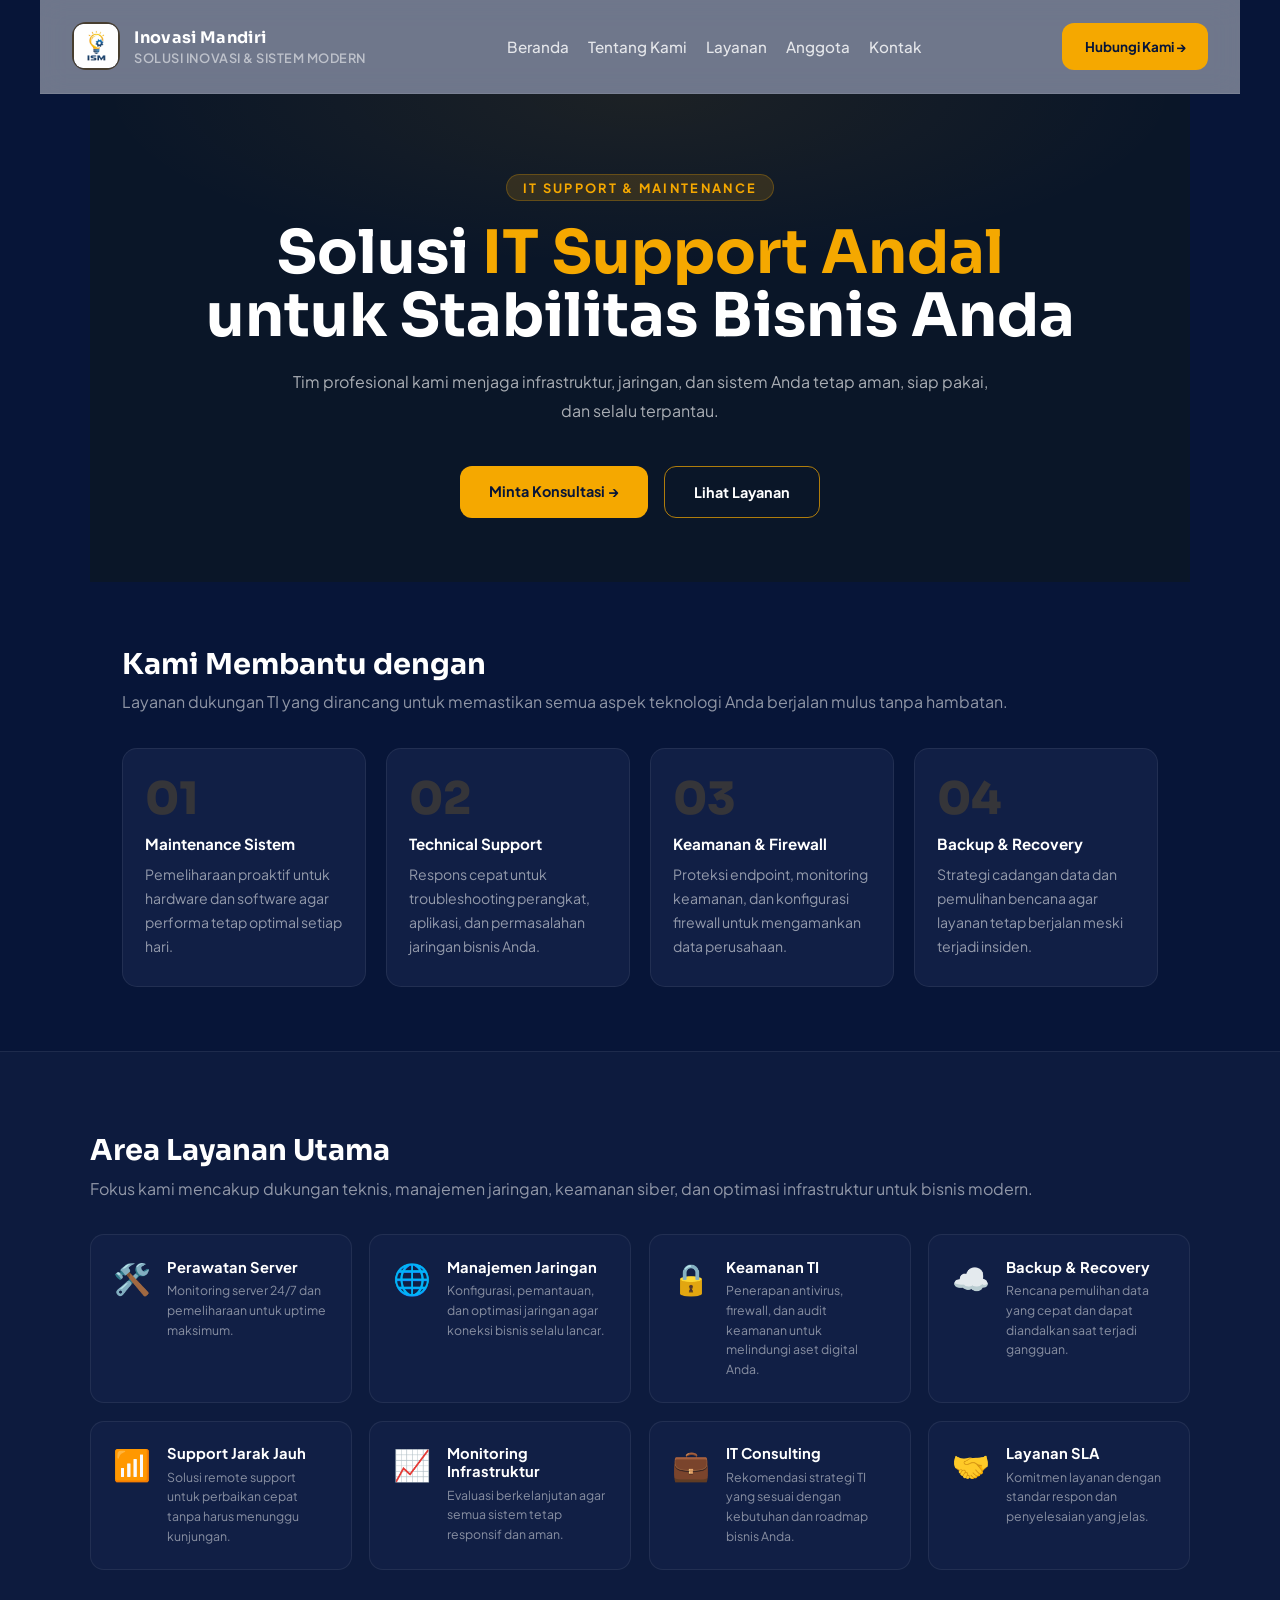
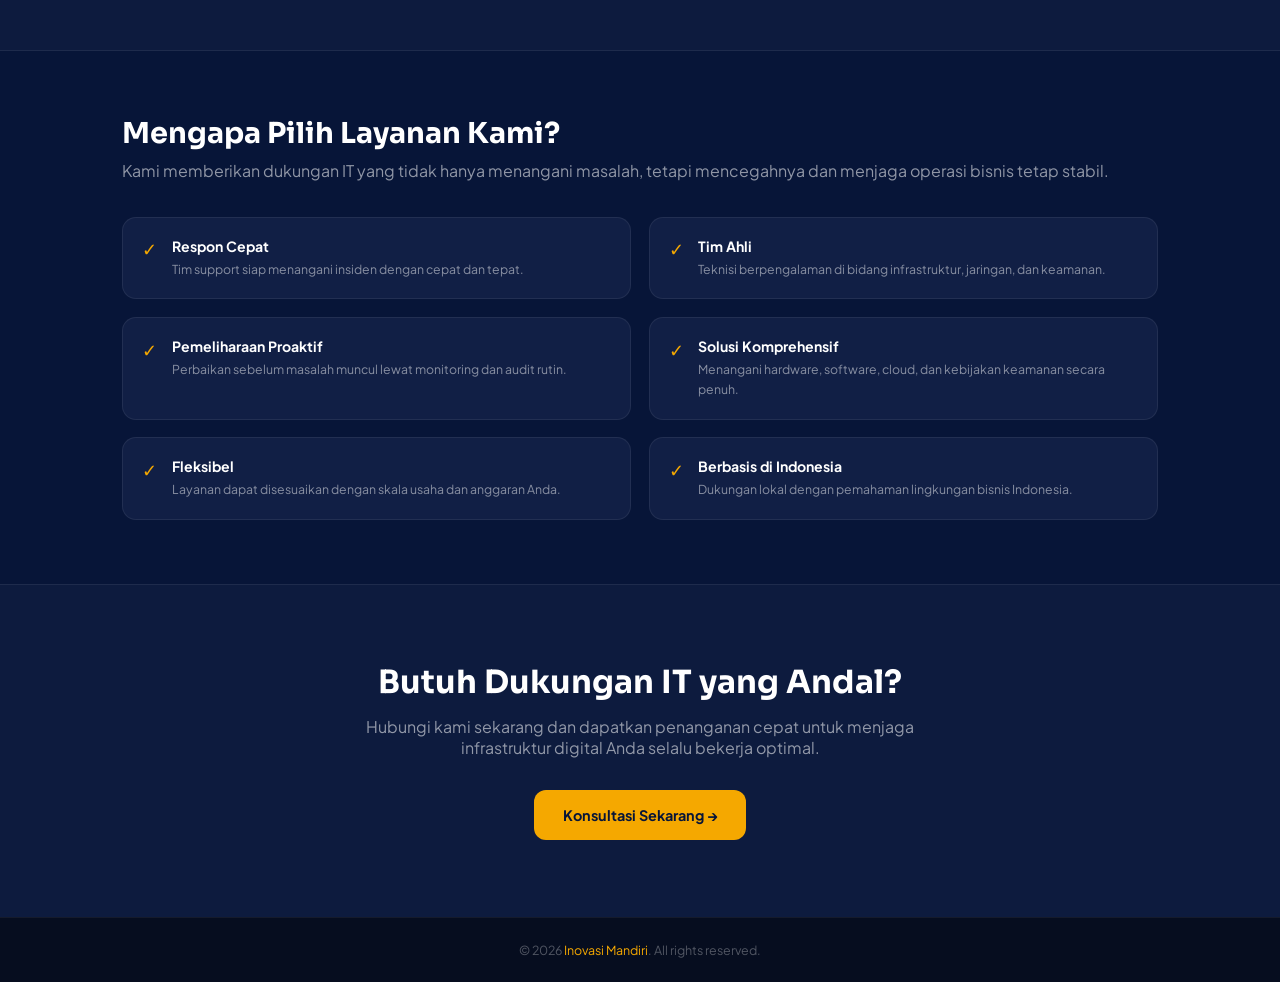
<file: it_support_page.html>
<!DOCTYPE html>
<html lang="id">
<head>
  <meta charset="UTF-8"/>
  <meta name="viewport" content="width=device-width, initial-scale=1.0"/>
  <title>IT Support & Maintenance | Inovasi Mandiri</title>
  <link href="https://fonts.googleapis.com/css2?family=Plus+Jakarta+Sans:wght@400;500;600;700;800&family=Sora:wght@300;400;600;700&display=swap" rel="stylesheet">
  <link rel="stylesheet" href="CSS/shared-theme.css">
  <style>
    body { background:#071538; color:#fff; }
    nav { display:flex; flex-wrap:wrap; align-items:center; justify-content:space-between; gap:1rem; max-width:1200px; margin:0 auto; padding:1.4rem 2rem; }
    .logo { display:flex; align-items:center; gap:0.9rem; text-decoration:none; color:#fff; }
    .logo-icon { width:48px; height:48px; border-radius:14px; overflow:hidden; background:#0d1b3e; display:flex; align-items:center; justify-content:center; }
    .logo-img { width:100%; height:100%; object-fit:cover; }
    .logo-text { display:flex; flex-direction:column; gap:2px; }
    .brand { font-weight:700; letter-spacing:0.02em; }
    .tagline { font-size:0.8rem; color:rgba(255,255,255,0.55); }
    .nav-links { display:flex; flex-wrap:wrap; gap:1.2rem; list-style:none; padding:0; margin:0; }
    .nav-links a { color:rgba(255,255,255,0.82); text-decoration:none; font-size:0.95rem; }
    .btn-nav { display:inline-flex; align-items:center; justify-content:center; padding:0.95rem 1.4rem; border-radius:12px; background:#f5a800; color:#071538; text-decoration:none; font-weight:700; }
    .page-hero { max-width:1100px; margin:0 auto; padding:5rem 2rem 4rem; text-align:center; }
    .section-label { display:inline-block; color:#f5a800; font-size:0.8rem; font-weight:700; letter-spacing:0.18em; text-transform:uppercase; margin-bottom:1.25rem; }
    .page-hero h1 { font-family:'Sora',sans-serif; font-size:3.75rem; line-height:1.05; margin-bottom:1.3rem; }
    .page-hero h1 span { color:#f5a800; }
    .page-hero p { max-width:720px; margin:0 auto; color:rgba(255,255,255,0.65); line-height:1.8; font-size:1rem; }
    .hero-btns { margin-top:2.5rem; display:flex; gap:1rem; flex-wrap:wrap; justify-content:center; }
    .btn-primary, .btn-outline { border-radius:12px; font-weight:700; text-decoration:none; transition:transform 0.25s; }
    .btn-primary { background:#f5a800; color:#071538; padding:1rem 1.8rem; }
    .btn-outline { border:1px solid rgba(245,168,0,0.7); color:#fff; padding:1rem 1.8rem; }
    .btn-primary:hover, .btn-outline:hover { transform:translateY(-2px); }
    .how-section, .why-section { max-width:1100px; margin:0 auto; padding:4rem 2rem; }
    .how-section h2, .why-section h2, .talent-inner h2 { font-family:'Sora',sans-serif; font-size:1.8rem; font-weight:700; color:#fff; margin-bottom:0.6rem; }
    .how-section > p, .why-section > p, .talent-inner > p { color:rgba(255,255,255,0.55); margin-bottom:2.2rem; }
    .how-grid { display:grid; grid-template-columns:repeat(auto-fill,minmax(220px,1fr)); gap:1.25rem; }
    .how-card { background:#111f45; border:1px solid rgba(255,255,255,0.07); border-radius:15px; padding:1.75rem 1.4rem; transition:transform 0.3s, border-color 0.3s; }
    .how-card:hover { transform:translateY(-4px); border-color:rgba(245,168,0,0.3); }
    .how-num { font-family:'Sora',sans-serif; font-size:2.8rem; font-weight:800; color:rgba(245,168,0,0.16); line-height:1; margin-bottom:0.8rem; }
    .how-card h3 { font-size:0.95rem; font-weight:700; color:#fff; margin-bottom:0.6rem; }
    .how-card p { font-size:0.88rem; color:rgba(255,255,255,0.55); line-height:1.7; }
    .talent-section { background:#0d1b3e; border-top:1px solid rgba(255,255,255,0.07); border-bottom:1px solid rgba(255,255,255,0.07); padding:5rem 2rem; }
    .talent-inner { max-width:1100px; margin:0 auto; }
    .talent-grid { display:grid; grid-template-columns:repeat(auto-fill,minmax(245px,1fr)); gap:1.1rem; }
    .talent-card { background:#111f45; border:1px solid rgba(255,255,255,0.07); border-radius:14px; padding:1.4rem; display:flex; gap:1rem; align-items:flex-start; transition:transform 0.3s, border-color 0.3s; }
    .talent-card:hover { transform:translateY(-3px); border-color:rgba(245,168,0,0.25); }
    .tc-icon { font-size:1.9rem; flex-shrink:0; }
    .tc-info h4 { font-size:0.92rem; font-weight:700; color:#fff; margin-bottom:0.35rem; }
    .tc-info p { font-size:0.77rem; color:rgba(255,255,255,0.5); line-height:1.6; }
    .why-grid { display:grid; grid-template-columns:1fr 1fr; gap:1.1rem; }
    .why-item { display:flex; gap:0.9rem; align-items:flex-start; background:#111f45; border:1px solid rgba(255,255,255,0.07); border-radius:14px; padding:1.2rem; }
    .why-check { color:#f5a800; font-size:1.1rem; flex-shrink:0; margin-top:0.1rem; }
    .why-item h4 { font-size:0.88rem; font-weight:700; color:#fff; margin-bottom:0.3rem; }
    .why-item p { font-size:0.77rem; color:rgba(255,255,255,0.5); line-height:1.6; }
    .service-cta { text-align:center; padding:4.8rem 2rem; background:#0d1b3e; border-top:1px solid rgba(255,255,255,0.07); }
    .service-cta h2 { font-family:'Sora',sans-serif; font-size:2rem; font-weight:700; color:#fff; margin-bottom:0.9rem; }
    .service-cta p { color:rgba(255,255,255,0.55); margin-bottom:2rem; max-width:560px; margin-left:auto; margin-right:auto; }
    footer { background:#060d1f; border-top:1px solid rgba(255,255,255,0.06); padding:1.5rem 2rem; text-align:center; font-size:0.78rem; color:rgba(255,255,255,0.3); }
    footer span { color:#f5a800; }
    @media (max-width:768px) {
      nav { padding:1rem 1.2rem; }
      .page-hero { padding:3.5rem 1.5rem 2.5rem; }
      .how-section, .why-section, .talent-section { padding-left:1.5rem; padding-right:1.5rem; }
      .how-grid, .talent-grid { grid-template-columns:1fr; }
      .why-grid { grid-template-columns:1fr; }
      .hero-btns { flex-direction:column; align-items:center; }
    }
  </style>
</head>
<body>

<nav>
  <a href="index.html" class="logo">
    <div class="logo-icon">
      <img src="assets/logo.jpeg" alt="Logo Inovasi Mandiri" class="logo-img">
    </div>
    <div class="logo-text">
      <span class="brand">Inovasi Mandiri</span>
      <span class="tagline">Solusi Inovasi & Sistem Modern</span>
    </div>
  </a>
  <ul class="nav-links">
    <li><a href="index.html">Beranda</a></li>
    <li><a href="index.html#tentang">Tentang Kami</a></li>
    <li><a href="index.html#layanan">Layanan</a></li>
    <li><a href="anggota_page.html">Anggota</a></li>
    <li><a href="index.html#kontak">Kontak</a></li>
  </ul>
  <a href="https://wa.me/62859110490082" class="btn-nav" target="_blank">Hubungi Kami →</a>
</nav>

<div class="page-hero">
  <span class="section-label">IT Support & Maintenance</span>
  <h1>Solusi <span>IT Support Andal</span><br>untuk Stabilitas Bisnis Anda</h1>
  <p>Tim profesional kami menjaga infrastruktur, jaringan, dan sistem Anda tetap aman, siap pakai, dan selalu terpantau.</p>
  <div class="hero-btns">
    <a href="https://wa.me/62859110490082" class="btn-primary" target="_blank">Minta Konsultasi →</a>
    <a href="#layanan" class="btn-outline">Lihat Layanan</a>
  </div>
</div>

<div class="how-section" id="layanan">
  <h2>Kami Membantu dengan</h2>
  <p>Layanan dukungan TI yang dirancang untuk memastikan semua aspek teknologi Anda berjalan mulus tanpa hambatan.</p>
  <div class="how-grid">
    <div class="how-card"><div class="how-num">01</div><h3>Maintenance Sistem</h3><p>Pemeliharaan proaktif untuk hardware dan software agar performa tetap optimal setiap hari.</p></div>
    <div class="how-card"><div class="how-num">02</div><h3>Technical Support</h3><p>Respons cepat untuk troubleshooting perangkat, aplikasi, dan permasalahan jaringan bisnis Anda.</p></div>
    <div class="how-card"><div class="how-num">03</div><h3>Keamanan & Firewall</h3><p>Proteksi endpoint, monitoring keamanan, dan konfigurasi firewall untuk mengamankan data perusahaan.</p></div>
    <div class="how-card"><div class="how-num">04</div><h3>Backup & Recovery</h3><p>Strategi cadangan data dan pemulihan bencana agar layanan tetap berjalan meski terjadi insiden.</p></div>
  </div>
</div>

<div class="talent-section">
  <div class="talent-inner">
    <h2>Area Layanan Utama</h2>
    <p>Fokus kami mencakup dukungan teknis, manajemen jaringan, keamanan siber, dan optimasi infrastruktur untuk bisnis modern.</p>
    <div class="talent-grid">
      <div class="talent-card"><div class="tc-icon">🛠️</div><div class="tc-info"><h4>Perawatan Server</h4><p>Monitoring server 24/7 dan pemeliharaan untuk uptime maksimum.</p></div></div>
      <div class="talent-card"><div class="tc-icon">🌐</div><div class="tc-info"><h4>Manajemen Jaringan</h4><p>Konfigurasi, pemantauan, dan optimasi jaringan agar koneksi bisnis selalu lancar.</p></div></div>
      <div class="talent-card"><div class="tc-icon">🔒</div><div class="tc-info"><h4>Keamanan TI</h4><p>Penerapan antivirus, firewall, dan audit keamanan untuk melindungi aset digital Anda.</p></div></div>
      <div class="talent-card"><div class="tc-icon">☁️</div><div class="tc-info"><h4>Backup & Recovery</h4><p>Rencana pemulihan data yang cepat dan dapat diandalkan saat terjadi gangguan.</p></div></div>
      <div class="talent-card"><div class="tc-icon">📶</div><div class="tc-info"><h4>Support Jarak Jauh</h4><p>Solusi remote support untuk perbaikan cepat tanpa harus menunggu kunjungan.</p></div></div>
      <div class="talent-card"><div class="tc-icon">📈</div><div class="tc-info"><h4>Monitoring Infrastruktur</h4><p>Evaluasi berkelanjutan agar semua sistem tetap responsif dan aman.</p></div></div>
      <div class="talent-card"><div class="tc-icon">💼</div><div class="tc-info"><h4>IT Consulting</h4><p>Rekomendasi strategi TI yang sesuai dengan kebutuhan dan roadmap bisnis Anda.</p></div></div>
      <div class="talent-card"><div class="tc-icon">🤝</div><div class="tc-info"><h4>Layanan SLA</h4><p>Komitmen layanan dengan standar respon dan penyelesaian yang jelas.</p></div></div>
    </div>
  </div>
</div>

<div class="why-section">
  <h2>Mengapa Pilih Layanan Kami?</h2>
  <p>Kami memberikan dukungan IT yang tidak hanya menangani masalah, tetapi mencegahnya dan menjaga operasi bisnis tetap stabil.</p>
  <div class="why-grid">
    <div class="why-item"><div class="why-check">✓</div><div><h4>Respon Cepat</h4><p>Tim support siap menangani insiden dengan cepat dan tepat.</p></div></div>
    <div class="why-item"><div class="why-check">✓</div><div><h4>Tim Ahli</h4><p>Teknisi berpengalaman di bidang infrastruktur, jaringan, dan keamanan.</p></div></div>
    <div class="why-item"><div class="why-check">✓</div><div><h4>Pemeliharaan Proaktif</h4><p>Perbaikan sebelum masalah muncul lewat monitoring dan audit rutin.</p></div></div>
    <div class="why-item"><div class="why-check">✓</div><div><h4>Solusi Komprehensif</h4><p>Menangani hardware, software, cloud, dan kebijakan keamanan secara penuh.</p></div></div>
    <div class="why-item"><div class="why-check">✓</div><div><h4>Fleksibel</h4><p>Layanan dapat disesuaikan dengan skala usaha dan anggaran Anda.</p></div></div>
    <div class="why-item"><div class="why-check">✓</div><div><h4>Berbasis di Indonesia</h4><p>Dukungan lokal dengan pemahaman lingkungan bisnis Indonesia.</p></div></div>
  </div>
</div>

<div class="service-cta">
  <h2>Butuh Dukungan IT yang Andal?</h2>
  <p>Hubungi kami sekarang dan dapatkan penanganan cepat untuk menjaga infrastruktur digital Anda selalu bekerja optimal.</p>
  <a href="https://wa.me/62859110490082" class="btn-primary" target="_blank">Konsultasi Sekarang →</a>
</div>

<footer>© 2026 <span>Inovasi Mandiri</span>. All rights reserved.</footer>
</body>
</html>
</file>
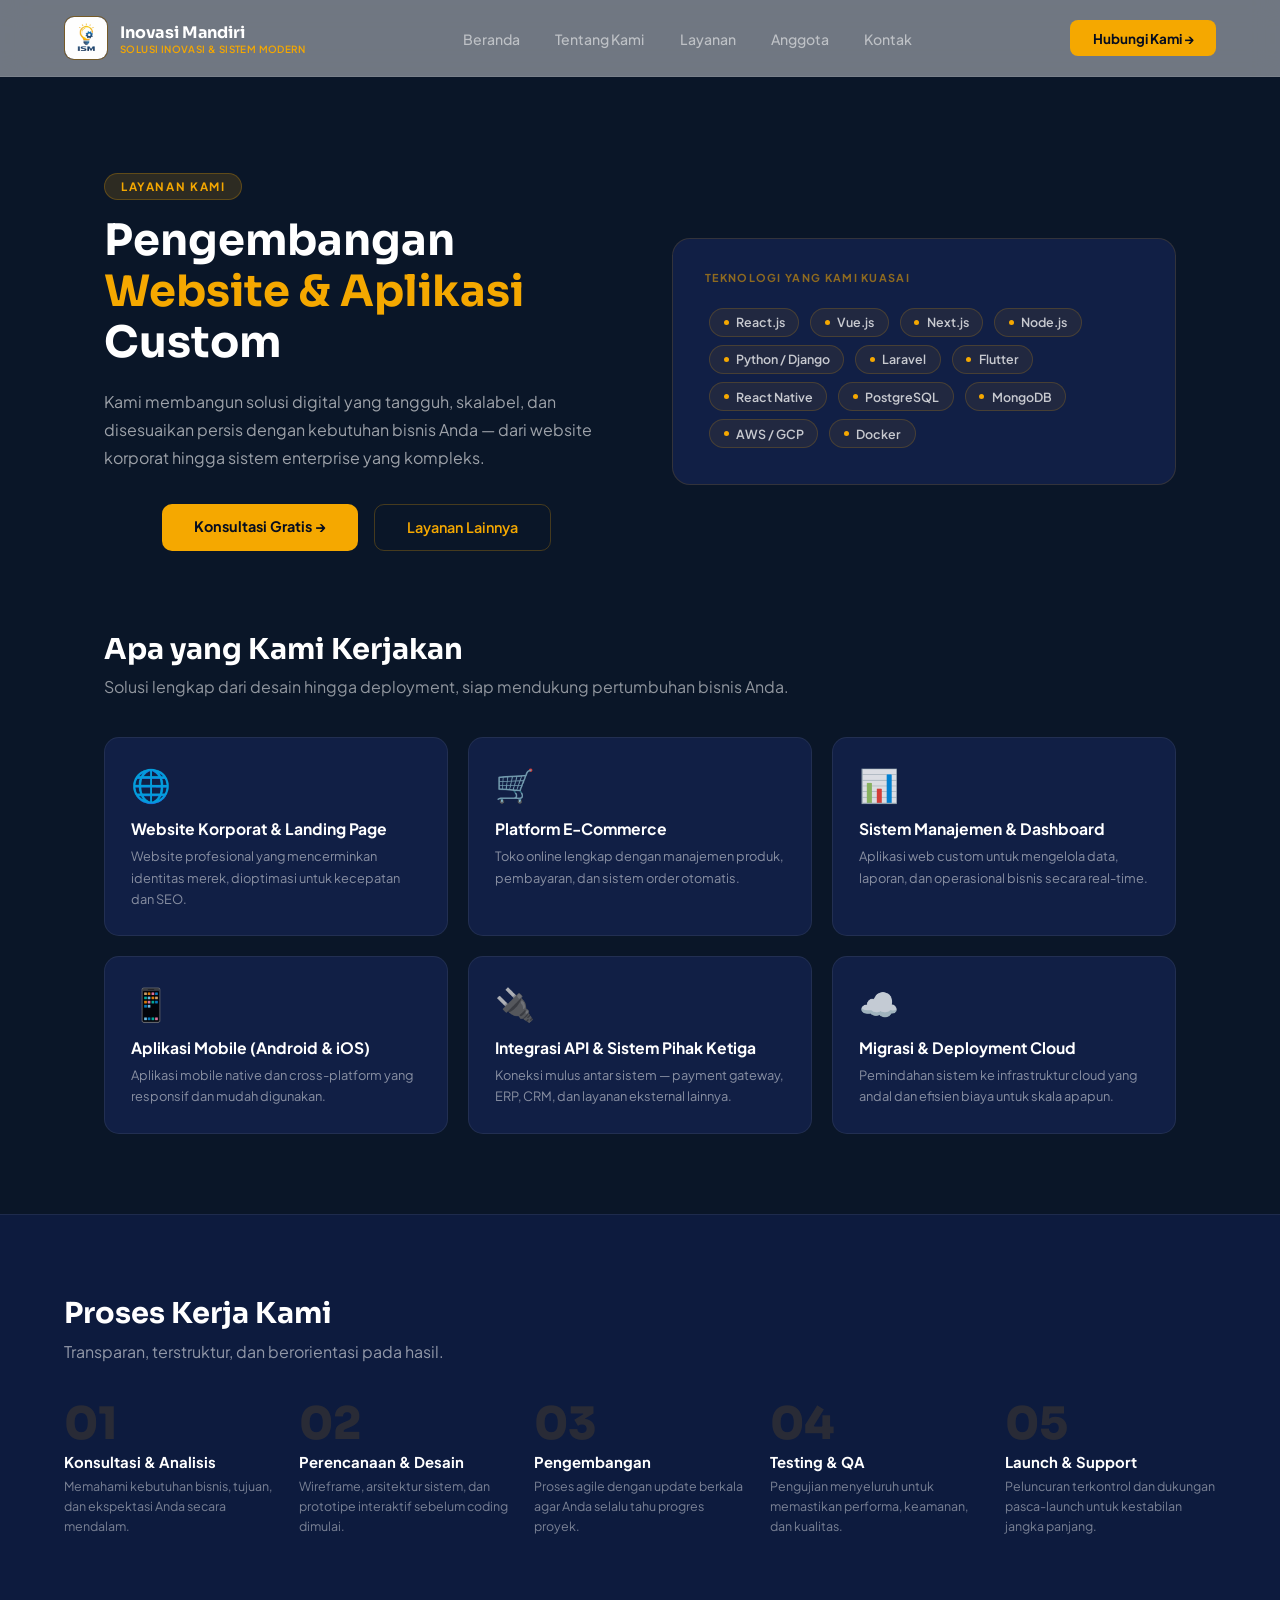
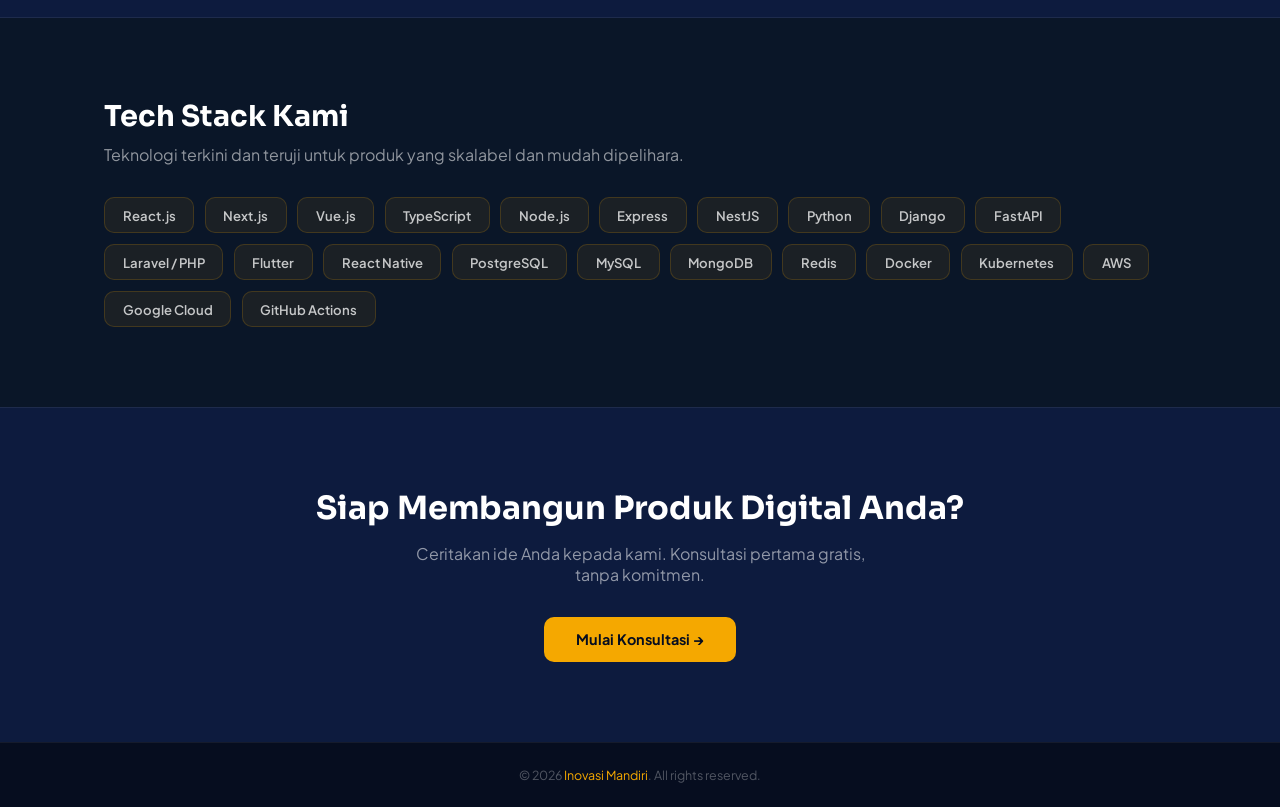
<file: software.html>
<!DOCTYPE html>
<html lang="id">
<head>
  <meta charset="UTF-8"/>
  <meta name="viewport" content="width=device-width, initial-scale=1.0"/>
  <title>Pengembangan Website & Aplikasi – Inovasi Mandiri</title>
  <link href="https://fonts.googleapis.com/css2?family=Plus+Jakarta+Sans:wght@400;500;600;700;800&family=Sora:wght@300;400;600;700&display=swap" rel="stylesheet">
  <link rel="stylesheet" href="CSS/shared-theme.css">
  <style>
    /* ── HERO 2-COL ── */
    .service-hero {
      display: grid; grid-template-columns: 1fr 1fr;
      gap: 4rem; align-items: center;
      max-width: 1200px; margin: 0 auto;
      padding: 6rem 4rem 5rem;
    }
    .hero-left .section-label { display: inline-block; }
    .hero-left h1 {
      font-family: 'Sora', sans-serif;
      font-size: clamp(1.8rem, 3.5vw, 2.7rem);
      font-weight: 700; color: #fff;
      line-height: 1.18; margin-bottom: 1.2rem;
    }
    .hero-left h1 span { color: #f5a800; }
    .hero-left p { color: rgba(255,255,255,0.6); line-height: 1.75; margin-bottom: 2rem; }
    .hero-btns { display: flex; gap: 1rem; flex-wrap: wrap; }

    .tech-panel {
      background: #111f45;
      border: 1px solid rgba(245,168,0,0.15);
      border-radius: 18px;
      padding: 2rem;
    }
    .tp-label {
      font-size: 0.68rem; font-weight: 700;
      letter-spacing: 0.12em; text-transform: uppercase;
      color: rgba(245,168,0,0.55); margin-bottom: 1.2rem;
    }
    .tech-pill {
      display: inline-flex; align-items: center; gap: 0.45rem;
      background: rgba(245,168,0,0.07);
      border: 1px solid rgba(245,168,0,0.18);
      border-radius: 50px; padding: 0.35rem 0.85rem; margin: 0.25rem;
      font-size: 0.78rem; font-weight: 600; color: rgba(255,255,255,0.75);
    }
    .td { width: 5px; height: 5px; border-radius: 50%; background: #f5a800; flex-shrink:0; }

    /* ── SUB SERVICES ── */
    .sub-services {
      max-width: 1200px; margin: 0 auto; padding: 0 4rem 5rem;
    }
    .sub-services h2 {
      font-family: 'Sora', sans-serif;
      font-size: 1.8rem; font-weight: 700; color: #fff; margin-bottom: 0.6rem;
    }
    .sub-services > p { color: rgba(255,255,255,0.55); margin-bottom: 2.5rem; }
    .sub-grid {
      display: grid;
      grid-template-columns: repeat(auto-fill, minmax(290px, 1fr));
      gap: 1.25rem;
    }
    .sub-card {
      background: #111f45;
      border: 1px solid rgba(255,255,255,0.07);
      border-radius: 15px; padding: 1.6rem;
      transition: transform 0.3s, border-color 0.3s;
    }
    .sub-card:hover { transform: translateY(-4px); border-color: rgba(245,168,0,0.3); }
    .sub-icon { font-size: 2rem; margin-bottom: 0.9rem; }
    .sub-card h3 { font-size: 0.98rem; font-weight: 700; color: #fff; margin-bottom: 0.5rem; }
    .sub-card p { font-size: 0.8rem; color: rgba(255,255,255,0.5); line-height: 1.65; }

    /* ── PROCESS ── */
    .process-section { padding: 5rem 4rem; background: #0d1b3e; border-top: 1px solid rgba(255,255,255,0.07); border-bottom: 1px solid rgba(255,255,255,0.07); }
    .process-inner { max-width: 1200px; margin: 0 auto; }
    .process-inner h2 { font-family: 'Sora', sans-serif; font-size: 1.8rem; font-weight: 700; color: #fff; margin-bottom: 0.6rem; }
    .process-inner > p { color: rgba(255,255,255,0.55); margin-bottom: 2.5rem; }
    .steps { display: grid; grid-template-columns: repeat(auto-fill, minmax(190px,1fr)); gap: 1.5rem; }
    .step-num { font-family: 'Sora', sans-serif; font-size: 2.8rem; font-weight: 800; color: rgba(245,168,0,0.12); line-height: 1; margin-bottom: 0.4rem; }
    .step h4 { font-size: 0.93rem; font-weight: 700; color: #fff; margin-bottom: 0.4rem; }
    .step p { font-size: 0.78rem; color: rgba(255,255,255,0.45); line-height: 1.6; }

    /* ── STACK ── */
    .stack-section { max-width: 1200px; margin: 0 auto; padding: 5rem 4rem; }
    .stack-section h2 { font-family: 'Sora', sans-serif; font-size: 1.8rem; font-weight: 700; color: #fff; margin-bottom: 0.6rem; }
    .stack-section > p { color: rgba(255,255,255,0.55); margin-bottom: 2rem; }
    .stack-grid { display: flex; flex-wrap: wrap; gap: 0.65rem; }
    .si {
      padding: 0.55rem 1.1rem; border-radius: 10px;
      background: rgba(245,168,0,0.07); border: 1px solid rgba(245,168,0,0.18);
      font-size: 0.82rem; font-weight: 600; color: rgba(255,255,255,0.75);
      transition: all 0.2s; cursor: default;
    }
    .si:hover { background: rgba(245,168,0,0.14); color: #f5a800; }

    /* ── CTA ── */
    .service-cta {
      text-align: center; padding: 5rem 2rem;
      background: #0d1b3e; border-top: 1px solid rgba(255,255,255,0.07);
    }
    .service-cta h2 { font-family: 'Sora', sans-serif; font-size: 2rem; font-weight: 700; color: #fff; margin-bottom: 0.9rem; }
    .service-cta p { color: rgba(255,255,255,0.55); margin-bottom: 2rem; max-width: 480px; margin-left:auto; margin-right:auto; }

    footer { background: #060d1f; border-top: 1px solid rgba(255,255,255,0.06); padding: 1.5rem 4rem; text-align:center; font-size:0.78rem; color:rgba(255,255,255,0.3); }
    footer span { color: #f5a800; }

    @media (max-width: 900px) {
      .service-hero { grid-template-columns: 1fr; padding: 3rem 1.5rem; gap: 2rem; }
      .sub-services, .stack-section { padding-left: 1.5rem; padding-right: 1.5rem; }
      .process-section { padding-left: 1.5rem; padding-right: 1.5rem; }
    }
  </style>
</head>
<body>

<nav>
  <a href="index.html" class="logo">
    <div class="logo-icon">
      <img src="assets/logo.jpeg" alt="Logo Inovasi Mandiri" class="logo-img">
    </div>
    <div class="logo-text">
      <span class="brand">Inovasi Mandiri</span>
      <span class="tagline">Solusi Inovasi &amp; Sistem Modern</span>
    </div>
  </a>
  <ul class="nav-links">
    <li><a href="index.html">Beranda</a></li>
    <li><a href="index.html#tentang">Tentang Kami</a></li>
    <li><a href="index.html#layanan">Layanan</a></li>
    <li><a href="anggota_page.html">Anggota</a></li>
    <li><a href="index.html#kontak">Kontak</a></li>
  </ul>
  <a href="https://wa.me/62859110490082" class="btn-nav" target="_blank">Hubungi Kami →</a>
</nav>

<div class="service-hero">
  <div class="hero-left">
    <span class="section-label">Layanan Kami</span>
    <h1>Pengembangan <span>Website & Aplikasi</span> Custom</h1>
    <p>Kami membangun solusi digital yang tangguh, skalabel, dan disesuaikan persis dengan kebutuhan bisnis Anda — dari website korporat hingga sistem enterprise yang kompleks.</p>
    <div class="hero-btns">
      <a href="https://wa.me/62859110490082" class="btn-primary" target="_blank">Konsultasi Gratis →</a>
      <a href="index.html#layanan" class="btn-outline">Layanan Lainnya</a>
    </div>
  </div>
  <div class="tech-panel">
    <div class="tp-label">Teknologi yang kami kuasai</div>
    <div>
      <span class="tech-pill"><span class="td"></span>React.js</span>
      <span class="tech-pill"><span class="td"></span>Vue.js</span>
      <span class="tech-pill"><span class="td"></span>Next.js</span>
      <span class="tech-pill"><span class="td"></span>Node.js</span>
      <span class="tech-pill"><span class="td"></span>Python / Django</span>
      <span class="tech-pill"><span class="td"></span>Laravel</span>
      <span class="tech-pill"><span class="td"></span>Flutter</span>
      <span class="tech-pill"><span class="td"></span>React Native</span>
      <span class="tech-pill"><span class="td"></span>PostgreSQL</span>
      <span class="tech-pill"><span class="td"></span>MongoDB</span>
      <span class="tech-pill"><span class="td"></span>AWS / GCP</span>
      <span class="tech-pill"><span class="td"></span>Docker</span>
    </div>
  </div>
</div>

<div class="sub-services">
  <h2>Apa yang Kami Kerjakan</h2>
  <p>Solusi lengkap dari desain hingga deployment, siap mendukung pertumbuhan bisnis Anda.</p>
  <div class="sub-grid">
    <div class="sub-card"><div class="sub-icon">🌐</div><h3>Website Korporat & Landing Page</h3><p>Website profesional yang mencerminkan identitas merek, dioptimasi untuk kecepatan dan SEO.</p></div>
    <div class="sub-card"><div class="sub-icon">🛒</div><h3>Platform E-Commerce</h3><p>Toko online lengkap dengan manajemen produk, pembayaran, dan sistem order otomatis.</p></div>
    <div class="sub-card"><div class="sub-icon">📊</div><h3>Sistem Manajemen & Dashboard</h3><p>Aplikasi web custom untuk mengelola data, laporan, dan operasional bisnis secara real-time.</p></div>
    <div class="sub-card"><div class="sub-icon">📱</div><h3>Aplikasi Mobile (Android & iOS)</h3><p>Aplikasi mobile native dan cross-platform yang responsif dan mudah digunakan.</p></div>
    <div class="sub-card"><div class="sub-icon">🔌</div><h3>Integrasi API & Sistem Pihak Ketiga</h3><p>Koneksi mulus antar sistem — payment gateway, ERP, CRM, dan layanan eksternal lainnya.</p></div>
    <div class="sub-card"><div class="sub-icon">☁️</div><h3>Migrasi & Deployment Cloud</h3><p>Pemindahan sistem ke infrastruktur cloud yang andal dan efisien biaya untuk skala apapun.</p></div>
  </div>
</div>

<div class="process-section">
  <div class="process-inner">
    <h2>Proses Kerja Kami</h2>
    <p>Transparan, terstruktur, dan berorientasi pada hasil.</p>
    <div class="steps">
      <div class="step"><div class="step-num">01</div><h4>Konsultasi & Analisis</h4><p>Memahami kebutuhan bisnis, tujuan, dan ekspektasi Anda secara mendalam.</p></div>
      <div class="step"><div class="step-num">02</div><h4>Perencanaan & Desain</h4><p>Wireframe, arsitektur sistem, dan prototipe interaktif sebelum coding dimulai.</p></div>
      <div class="step"><div class="step-num">03</div><h4>Pengembangan</h4><p>Proses agile dengan update berkala agar Anda selalu tahu progres proyek.</p></div>
      <div class="step"><div class="step-num">04</div><h4>Testing & QA</h4><p>Pengujian menyeluruh untuk memastikan performa, keamanan, dan kualitas.</p></div>
      <div class="step"><div class="step-num">05</div><h4>Launch & Support</h4><p>Peluncuran terkontrol dan dukungan pasca-launch untuk kestabilan jangka panjang.</p></div>
    </div>
  </div>
</div>

<div class="stack-section">
  <h2>Tech Stack Kami</h2>
  <p>Teknologi terkini dan teruji untuk produk yang skalabel dan mudah dipelihara.</p>
  <div class="stack-grid">
    <span class="si">React.js</span><span class="si">Next.js</span><span class="si">Vue.js</span>
    <span class="si">TypeScript</span><span class="si">Node.js</span><span class="si">Express</span>
    <span class="si">NestJS</span><span class="si">Python</span><span class="si">Django</span>
    <span class="si">FastAPI</span><span class="si">Laravel / PHP</span><span class="si">Flutter</span>
    <span class="si">React Native</span><span class="si">PostgreSQL</span><span class="si">MySQL</span>
    <span class="si">MongoDB</span><span class="si">Redis</span><span class="si">Docker</span>
    <span class="si">Kubernetes</span><span class="si">AWS</span><span class="si">Google Cloud</span>
    <span class="si">GitHub Actions</span>
  </div>
</div>

<div class="service-cta">
  <h2>Siap Membangun Produk Digital Anda?</h2>
  <p>Ceritakan ide Anda kepada kami. Konsultasi pertama gratis, tanpa komitmen.</p>
  <a href="https://wa.me/62859110490082" class="btn-primary" target="_blank">Mulai Konsultasi →</a>
</div>

<footer>© 2026 <span>Inovasi Mandiri</span>. All rights reserved.</footer>
</body>
</html>
</file>
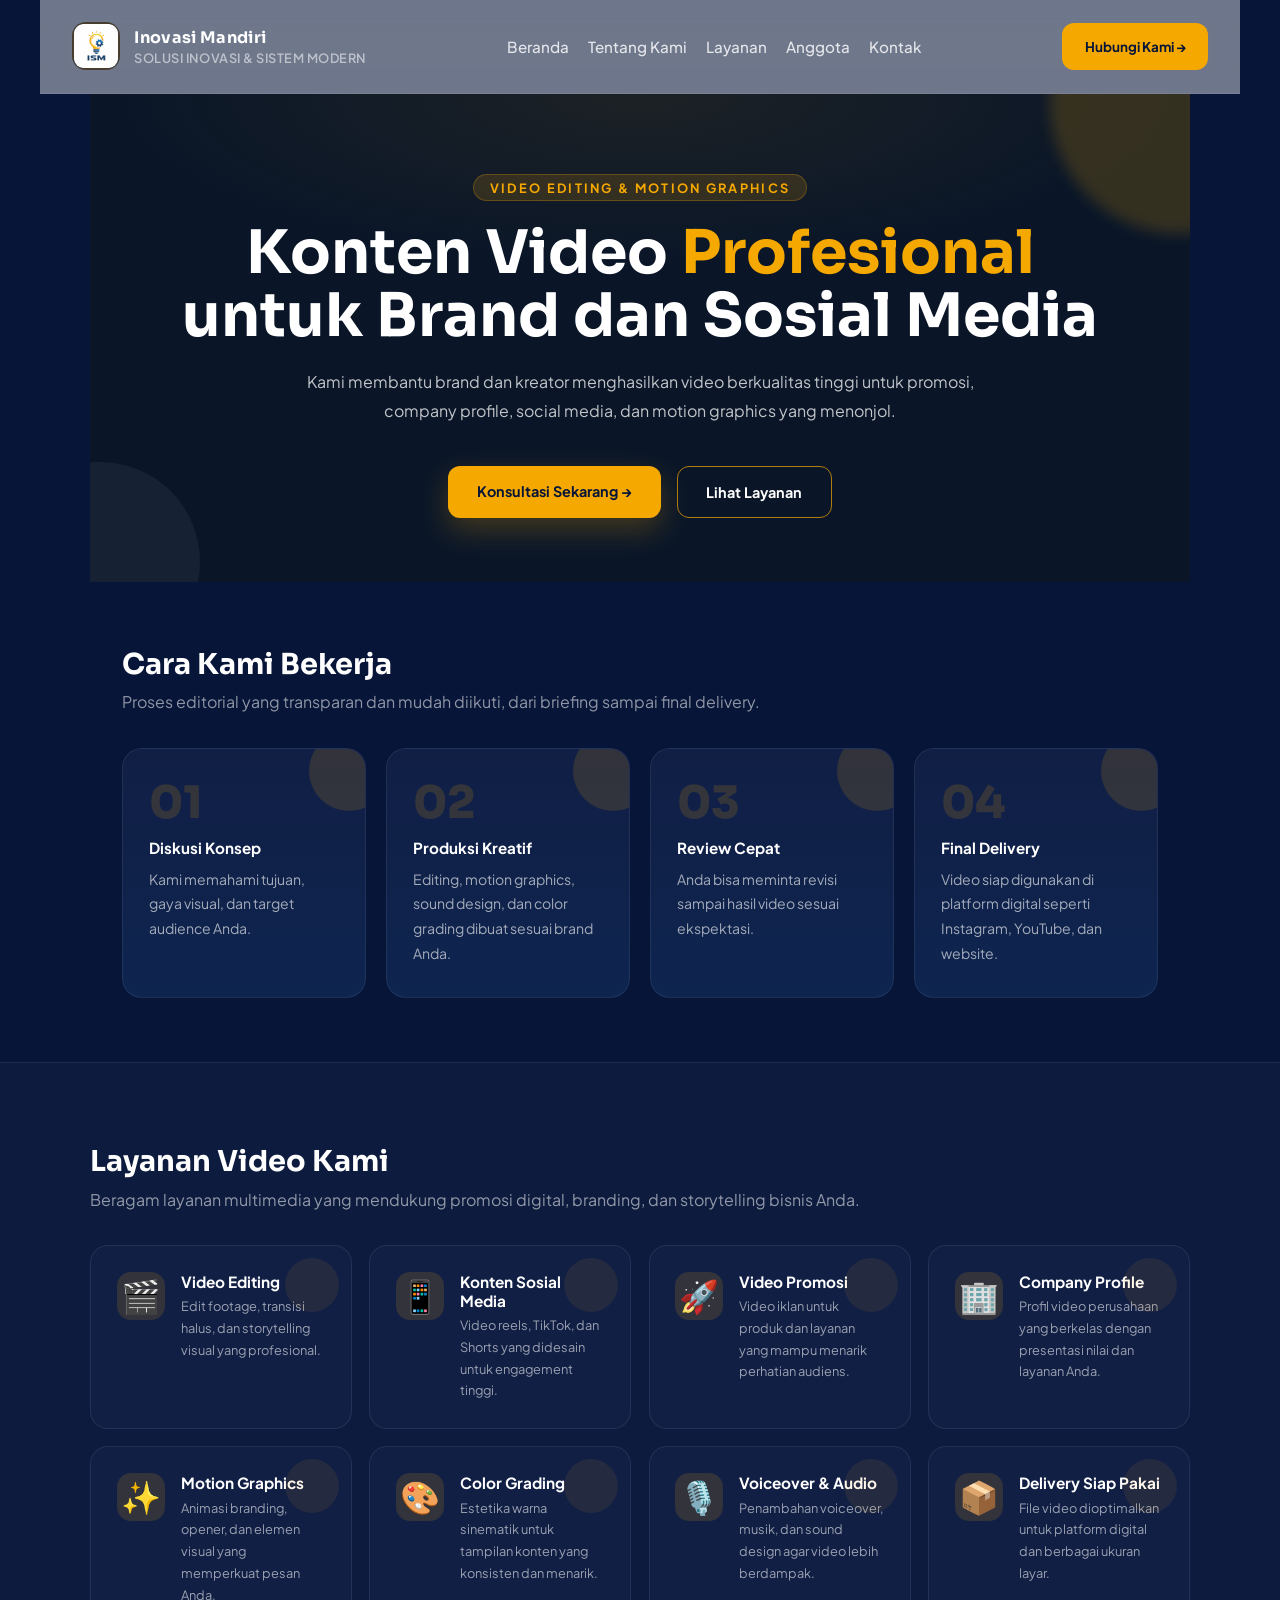
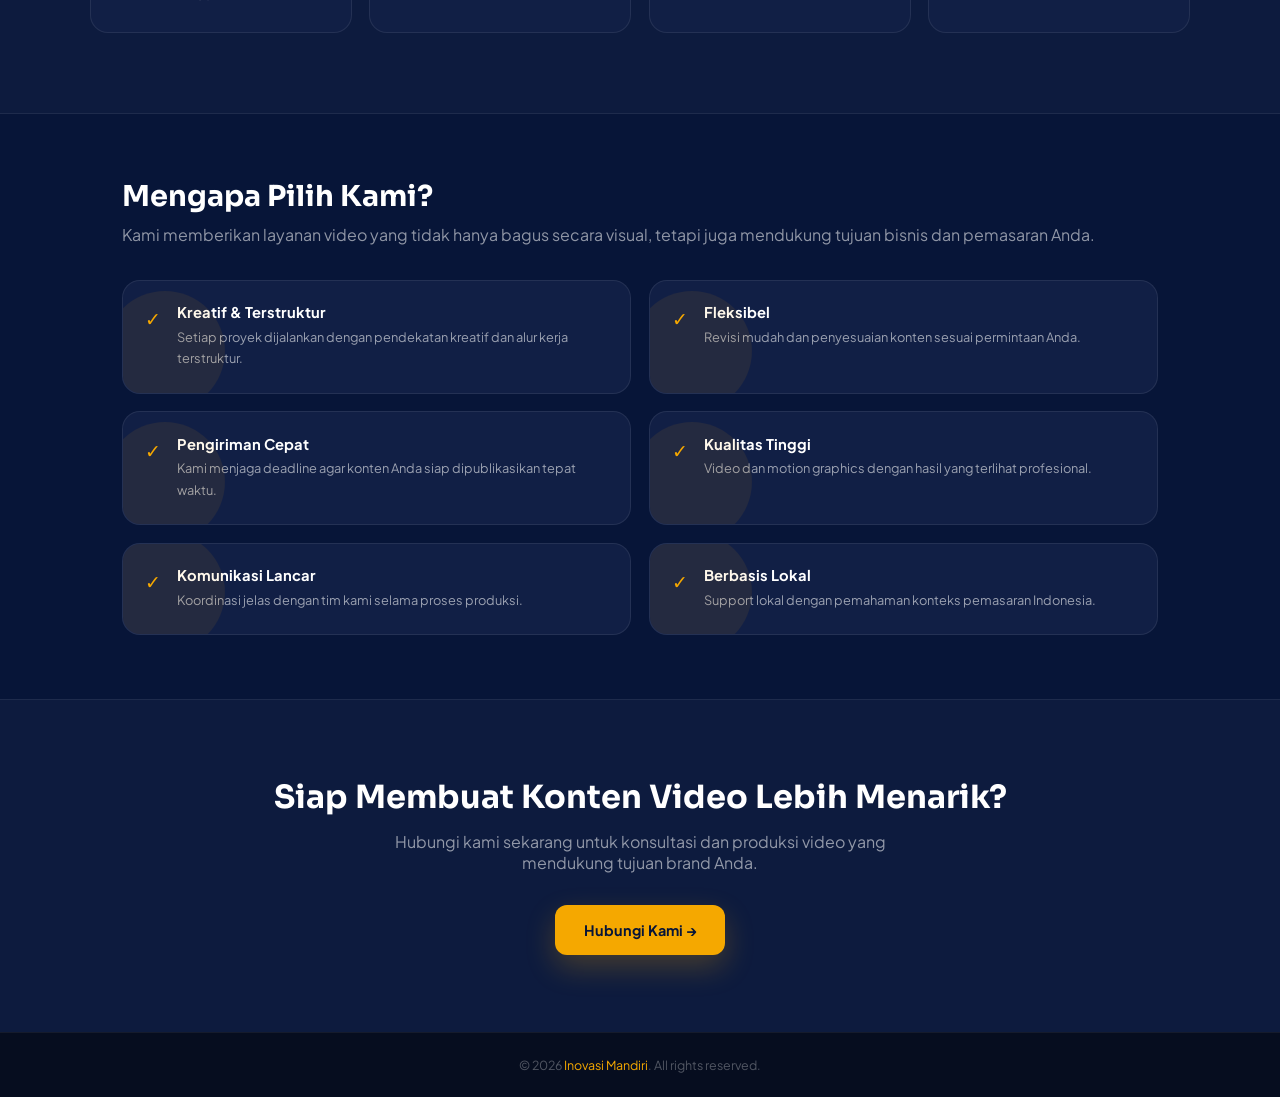
<file: vid_editing_page.html>
<!DOCTYPE html>
<html lang="id">
<head>
  <meta charset="UTF-8"/>
  <meta name="viewport" content="width=device-width, initial-scale=1.0"/>
  <title>Video Editing & Motion Graphics | Inovasi Mandiri</title>
  <link href="https://fonts.googleapis.com/css2?family=Plus+Jakarta+Sans:wght@400;500;600;700;800&family=Sora:wght@300;400;600;700&display=swap" rel="stylesheet">
  <link rel="stylesheet" href="CSS/shared-theme.css">
  <style>
    body { background:#071538; color:#fff; }
    nav { display:flex; flex-wrap:wrap; align-items:center; justify-content:space-between; gap:1rem; max-width:1200px; margin:0 auto; padding:1.4rem 2rem; }
    .logo { display:flex; align-items:center; gap:0.9rem; text-decoration:none; color:#fff; }
    .logo-icon { width:48px; height:48px; border-radius:14px; overflow:hidden; background:#0d1b3e; display:flex; align-items:center; justify-content:center; }
    .logo-img { width:100%; height:100%; object-fit:cover; }
    .logo-text { display:flex; flex-direction:column; gap:2px; }
    .brand { font-weight:700; letter-spacing:0.02em; }
    .tagline { font-size:0.8rem; color:rgba(255,255,255,0.55); }
    .nav-links { display:flex; flex-wrap:wrap; gap:1.2rem; list-style:none; padding:0; margin:0; }
    .nav-links a { color:rgba(255,255,255,0.82); text-decoration:none; font-size:0.95rem; }
    .btn-nav { display:inline-flex; align-items:center; justify-content:center; padding:0.95rem 1.4rem; border-radius:12px; background:#f5a800; color:#071538; text-decoration:none; font-weight:700; }
    .page-hero { position:relative; overflow:hidden; max-width:1100px; margin:0 auto; padding:5rem 2rem 4rem; text-align:center; }
    .page-hero::before { content:''; position:absolute; top:-120px; right:-120px; width:260px; height:260px; border-radius:50%; background:rgba(245,168,0,0.18); filter:blur(7px); }
    .page-hero::after { content:''; position:absolute; bottom:-80px; left:-90px; width:200px; height:200px; border-radius:50%; background:rgba(255,255,255,0.05); }
    .section-label { position:relative; z-index:1; display:inline-block; color:#f5a800; font-size:0.8rem; font-weight:700; letter-spacing:0.18em; text-transform:uppercase; margin-bottom:1.25rem; }
    .page-hero h1 { position:relative; z-index:1; font-family:'Sora',sans-serif; font-size:3.75rem; line-height:1.05; margin-bottom:1.3rem; }
    .page-hero h1 span { color:#f5a800; }
    .page-hero p { position:relative; z-index:1; max-width:720px; margin:0 auto; color:rgba(255,255,255,0.75); line-height:1.8; font-size:1rem; }
    .hero-btns { position:relative; z-index:1; margin-top:2.5rem; display:flex; gap:1rem; flex-wrap:wrap; justify-content:center; }
    .btn-primary, .btn-outline { border-radius:12px; font-weight:700; text-decoration:none; transition:transform 0.25s, box-shadow 0.25s; }
    .btn-primary { background:#f5a800; color:#071538; padding:1rem 1.8rem; box-shadow:0 12px 30px rgba(245,168,0,0.24); }
    .btn-outline { border:1px solid rgba(245,168,0,0.7); color:#fff; padding:1rem 1.8rem; }
    .btn-primary:hover, .btn-outline:hover { transform:translateY(-2px); }
    .hero-highlight { position:relative; display:inline-flex; align-items:center; justify-content:center; margin:1.5rem auto 0; width:100px; height:100px; border-radius:50%; background:rgba(245,168,0,0.12); color:#f5a800; font-size:2rem; }
    .how-section, .why-section { max-width:1100px; margin:0 auto; padding:4rem 2rem; }
    .how-section h2, .why-section h2, .talent-inner h2 { font-family:'Sora',sans-serif; font-size:1.8rem; font-weight:700; color:#fff; margin-bottom:0.6rem; }
    .how-section > p, .why-section > p, .talent-inner > p { color:rgba(255,255,255,0.55); margin-bottom:2.2rem; }
    .how-grid { display:grid; grid-template-columns:repeat(auto-fill,minmax(220px,1fr)); gap:1.25rem; }
    .how-card { position:relative; background:linear-gradient(180deg, rgba(17,31,69,0.98) 0%, #0e2550 100%); border:1px solid rgba(255,255,255,0.07); border-radius:20px; padding:2rem 1.6rem; overflow:hidden; transition:transform 0.3s, border-color 0.3s; }
    .how-card:hover { transform:translateY(-6px); border-color:rgba(245,168,0,0.3); }
    .how-card::after { content:''; position:absolute; top:-18px; right:-24px; width:80px; height:80px; border-radius:50%; background:rgba(245,168,0,0.14); }
    .how-num { font-family:'Sora',sans-serif; font-size:2.8rem; font-weight:800; color:rgba(245,168,0,0.16); line-height:1; margin-bottom:0.8rem; }
    .how-card h3 { font-size:0.95rem; font-weight:700; color:#fff; margin-bottom:0.6rem; }
    .how-card p { font-size:0.88rem; color:rgba(255,255,255,0.62); line-height:1.75; }
    .talent-section { background:#0d1b3e; border-top:1px solid rgba(255,255,255,0.07); border-bottom:1px solid rgba(255,255,255,0.07); padding:5rem 2rem; }
    .talent-inner { max-width:1100px; margin:0 auto; }
    .talent-grid { display:grid; grid-template-columns:repeat(auto-fit,minmax(245px,1fr)); gap:1.1rem; }
    .talent-card { position:relative; background:#111f45; border:1px solid rgba(255,255,255,0.08); border-radius:18px; padding:1.6rem; display:flex; gap:1rem; align-items:flex-start; transition:transform 0.3s, border-color 0.3s; }
    .talent-card:hover { transform:translateY(-4px); border-color:rgba(245,168,0,0.25); }
    .talent-card::before { content:''; position:absolute; top:12px; right:12px; width:54px; height:54px; border-radius:50%; background:rgba(245,168,0,0.08); }
    .tc-icon { font-size:2rem; flex-shrink:0; width:48px; height:48px; display:flex; align-items:center; justify-content:center; border-radius:14px; background:rgba(245,168,0,0.14); }
    .tc-info h4 { font-size:0.96rem; font-weight:700; color:#fff; margin-bottom:0.35rem; }
    .tc-info p { font-size:0.8rem; color:rgba(255,255,255,0.58); line-height:1.7; }
    .why-grid { display:grid; grid-template-columns:1fr 1fr; gap:1.1rem; }
    .why-item { position:relative; display:flex; gap:1rem; align-items:flex-start; background:#111f45; border:1px solid rgba(255,255,255,0.08); border-radius:18px; padding:1.4rem; overflow:hidden; }
    .why-item::after { content:''; position:absolute; bottom:-18px; left:-18px; width:120px; height:120px; border-radius:50%; background:rgba(245,168,0,0.08); }
    .why-check { color:#f5a800; font-size:1.2rem; flex-shrink:0; margin-top:0.2rem; }
    .why-item h4 { font-size:0.92rem; font-weight:700; color:#fff; margin-bottom:0.35rem; }
    .why-item p { font-size:0.8rem; color:rgba(255,255,255,0.58); line-height:1.7; }
    .service-cta { text-align:center; padding:4.8rem 2rem; background:#0d1b3e; border-top:1px solid rgba(255,255,255,0.07); }
    .service-cta h2 { font-family:'Sora',sans-serif; font-size:2rem; font-weight:700; color:#fff; margin-bottom:0.9rem; }
    .service-cta p { color:rgba(255,255,255,0.55); margin-bottom:2rem; max-width:560px; margin-left:auto; margin-right:auto; }
    footer { background:#060d1f; border-top:1px solid rgba(255,255,255,0.06); padding:1.5rem 2rem; text-align:center; font-size:0.78rem; color:rgba(255,255,255,0.3); }
    footer span { color:#f5a800; }
    @media (max-width:768px) {
      nav { padding:1rem 1.2rem; }
      .page-hero { padding:3.5rem 1.5rem 2.5rem; }
      .how-section, .why-section, .talent-section { padding-left:1.5rem; padding-right:1.5rem; }
      .how-grid, .talent-grid { grid-template-columns:1fr; }
      .why-grid { grid-template-columns:1fr; }
      .hero-btns { flex-direction:column; align-items:center; }
    }
  </style>
</head>
<body>

<nav>
  <a href="index.html" class="logo">
    <div class="logo-icon">
      <img src="assets/logo.jpeg" alt="Logo Inovasi Mandiri" class="logo-img">
    </div>
    <div class="logo-text">
      <span class="brand">Inovasi Mandiri</span>
      <span class="tagline">Solusi Inovasi &amp; Sistem Modern</span>
    </div>
  </a>
  <ul class="nav-links">
    <li><a href="index.html">Beranda</a></li>
    <li><a href="index.html#tentang">Tentang Kami</a></li>
    <li><a href="index.html#layanan">Layanan</a></li>
    <li><a href="anggota_page.html">Anggota</a></li>
    <li><a href="index.html#kontak">Kontak</a></li>
  </ul>
  <a href="https://wa.me/62859110490082" class="btn-nav" target="_blank">Hubungi Kami →</a>
</nav>

<div class="page-hero">
  <span class="section-label">Video Editing & Motion Graphics</span>
  <h1>Konten Video <span>Profesional</span><br>untuk Brand dan Sosial Media</h1>
  <p>Kami membantu brand dan kreator menghasilkan video berkualitas tinggi untuk promosi, company profile, social media, dan motion graphics yang menonjol.</p>
  <div class="hero-btns">
    <a href="https://wa.me/62859110490082" class="btn-primary" target="_blank">Konsultasi Sekarang →</a>
    <a href="#layanan" class="btn-outline">Lihat Layanan</a>
  </div>
</div>

<div class="how-section" id="layanan">
  <h2>Cara Kami Bekerja</h2>
  <p>Proses editorial yang transparan dan mudah diikuti, dari briefing sampai final delivery.</p>
  <div class="how-grid">
    <div class="how-card"><div class="how-num">01</div><h3>Diskusi Konsep</h3><p>Kami memahami tujuan, gaya visual, dan target audience Anda.</p></div>
    <div class="how-card"><div class="how-num">02</div><h3>Produksi Kreatif</h3><p>Editing, motion graphics, sound design, dan color grading dibuat sesuai brand Anda.</p></div>
    <div class="how-card"><div class="how-num">03</div><h3>Review Cepat</h3><p>Anda bisa meminta revisi sampai hasil video sesuai ekspektasi.</p></div>
    <div class="how-card"><div class="how-num">04</div><h3>Final Delivery</h3><p>Video siap digunakan di platform digital seperti Instagram, YouTube, dan website.</p></div>
  </div>
</div>

<div class="talent-section">
  <div class="talent-inner">
    <h2>Layanan Video Kami</h2>
    <p>Beragam layanan multimedia yang mendukung promosi digital, branding, dan storytelling bisnis Anda.</p>
    <div class="talent-grid">
      <div class="talent-card"><div class="tc-icon">🎬</div><div class="tc-info"><h4>Video Editing</h4><p>Edit footage, transisi halus, dan storytelling visual yang profesional.</p></div></div>
      <div class="talent-card"><div class="tc-icon">📱</div><div class="tc-info"><h4>Konten Sosial Media</h4><p>Video reels, TikTok, dan Shorts yang didesain untuk engagement tinggi.</p></div></div>
      <div class="talent-card"><div class="tc-icon">🚀</div><div class="tc-info"><h4>Video Promosi</h4><p>Video iklan untuk produk dan layanan yang mampu menarik perhatian audiens.</p></div></div>
      <div class="talent-card"><div class="tc-icon">🏢</div><div class="tc-info"><h4>Company Profile</h4><p>Profil video perusahaan yang berkelas dengan presentasi nilai dan layanan Anda.</p></div></div>
      <div class="talent-card"><div class="tc-icon">✨</div><div class="tc-info"><h4>Motion Graphics</h4><p>Animasi branding, opener, dan elemen visual yang memperkuat pesan Anda.</p></div></div>
      <div class="talent-card"><div class="tc-icon">🎨</div><div class="tc-info"><h4>Color Grading</h4><p>Estetika warna sinematik untuk tampilan konten yang konsisten dan menarik.</p></div></div>
      <div class="talent-card"><div class="tc-icon">🎙️</div><div class="tc-info"><h4>Voiceover & Audio</h4><p>Penambahan voiceover, musik, dan sound design agar video lebih berdampak.</p></div></div>
      <div class="talent-card"><div class="tc-icon">📦</div><div class="tc-info"><h4>Delivery Siap Pakai</h4><p>File video dioptimalkan untuk platform digital dan berbagai ukuran layar.</p></div></div>
    </div>
  </div>
</div>

<div class="why-section">
  <h2>Mengapa Pilih Kami?</h2>
  <p>Kami memberikan layanan video yang tidak hanya bagus secara visual, tetapi juga mendukung tujuan bisnis dan pemasaran Anda.</p>
  <div class="why-grid">
    <div class="why-item"><div class="why-check">✓</div><div><h4>Kreatif & Terstruktur</h4><p>Setiap proyek dijalankan dengan pendekatan kreatif dan alur kerja terstruktur.</p></div></div>
    <div class="why-item"><div class="why-check">✓</div><div><h4>Fleksibel</h4><p>Revisi mudah dan penyesuaian konten sesuai permintaan Anda.</p></div></div>
    <div class="why-item"><div class="why-check">✓</div><div><h4>Pengiriman Cepat</h4><p>Kami menjaga deadline agar konten Anda siap dipublikasikan tepat waktu.</p></div></div>
    <div class="why-item"><div class="why-check">✓</div><div><h4>Kualitas Tinggi</h4><p>Video dan motion graphics dengan hasil yang terlihat profesional.</p></div></div>
    <div class="why-item"><div class="why-check">✓</div><div><h4>Komunikasi Lancar</h4><p>Koordinasi jelas dengan tim kami selama proses produksi.</p></div></div>
    <div class="why-item"><div class="why-check">✓</div><div><h4>Berbasis Lokal</h4><p>Support lokal dengan pemahaman konteks pemasaran Indonesia.</p></div></div>
  </div>
</div>

<div class="service-cta">
  <h2>Siap Membuat Konten Video Lebih Menarik?</h2>
  <p>Hubungi kami sekarang untuk konsultasi dan produksi video yang mendukung tujuan brand Anda.</p>
  <a href="https://wa.me/62859110490082" class="btn-primary" target="_blank">Hubungi Kami →</a>
</div>

<footer>© 2026 <span>Inovasi Mandiri</span>. All rights reserved.</footer>
</body>
</html>
</file>
<file: CSS/style.css>
:root {
  --navy: #0a1f5c;
  --navy-dark: #071440;
  --navy-mid: #122680;
  --gold: #f5a800;
  --gold-light: #ffc430;
  --white: #ffffff;
  --gray-light: #f4f6fb;
  --gray-text: #5a6a8a;
  --text-dark: #0d1b3e;
}

/* ================= RESET ================= */

*,
*::before,
*::after {
  box-sizing: border-box;
  margin: 0;
  padding: 0;
}

body {
  font-family: 'Plus Jakarta Sans', sans-serif;
  color: var(--text-dark);
  background: var(--white);
  overflow-x: hidden;
}

/* ================= NAVBAR ================= */

nav {
  position: fixed;
  top: 0;
  left: 0;
  right: 0;

  z-index: 100;

  background: rgba(255, 255, 255, 0.845);

  backdrop-filter: blur(12px);

  border-bottom: 1px solid rgba(10, 31, 92, 0.08);

  display: flex;
  align-items: center;
  justify-content: space-between;

  padding: 0 5%;

  height: 70px;

  box-shadow: 0 2px 20px rgba(10, 31, 92, 0.07);
}

.logo {
  display: flex;
  align-items: center;
  gap: 8px;

  text-decoration: none;

  flex-shrink: 0;

  height: 64px;

  overflow: hidden;
}

.logo-img {
  width: 44px; height: 44px;
  border-radius: 10px;
  object-fit: cover;
  border: 1.5px solid var(--amber-border);
}

.logo-text {
  display: flex;
  flex-direction: column;
  justify-content: center;

  line-height: 1;
}

.logo-text .brand {
  font-family: 'Sora', sans-serif;

  font-weight: 700;
  font-size: 0.95rem;

  color: var(--navy);

  white-space: nowrap;
}

.logo-text .tagline {
  font-size: 0.48rem;

  color: var(--gold);

  font-weight: 800;

  letter-spacing: 0.04em;

  text-transform: uppercase;

  white-space: nowrap;
}

/* NAV LINKS */

.nav-links {
  display: flex;
  align-items: center;
  justify-content: center;

  gap: 34px;

  list-style: none;

  margin: 0;
  padding: 0;

  flex: 1;
}

.nav-links li {
  list-style: none;
}

.nav-links a {
  text-decoration: none;

  font-size: 0.9rem;
  font-weight: 500;

  color: var(--text-dark);

  position: relative;

  padding-bottom: 5px;

  transition: color 0.2s;

  white-space: nowrap;
}

.nav-links a.active,
.nav-links a:hover {
  color: var(--navy);
}

.nav-links a.active::after {
  content: '';

  position: absolute;

  left: 0;
  right: 0;
  bottom: 0;

  height: 2px;

  background: var(--navy);

  border-radius: 2px;
}

/* NAV BUTTON */

.btn-nav {
  background: var(--navy);
  color: var(--white);

  border: none;
  border-radius: 8px;

  padding: 10px 22px;

  font-size: 0.875rem;
  font-weight: 600;

  cursor: pointer;

  display: flex;
  align-items: center;
  gap: 6px;

  transition:
    background 0.2s,
    transform 0.15s;

  font-family: inherit;

  white-space: nowrap;

  flex-shrink: 0;
}

.btn-nav:hover {
  background: var(--navy-mid);

  transform: translateY(-1px);
}

/* ================= HERO ================= */

.hero {
  margin-top: 70px;

  background:
    linear-gradient(
      135deg,
      var(--navy-dark) 0%,
      var(--navy) 50%,
      #1a3a9f 100%
    );

  min-height: 520px;

  display: flex;
  align-items: center;

  padding: 60px 5%;

  position: relative;

  overflow: hidden;
}

.hero::before {
  content: '';

  position: absolute;

  inset: 0;

  background:
    url("data:image/svg+xml,%3Csvg width='60' height='60' viewBox='0 0 60 60' xmlns='http://www.w3.org/2000/svg'%3E%3Cg fill='none' fill-rule='evenodd'%3E%3Cg fill='%23ffffff' fill-opacity='0.03'%3E%3Ccircle cx='30' cy='30' r='2'/%3E%3C/g%3E%3C/g%3E%3C/svg%3E");
}

.hero::after {
  content: '';

  position: absolute;

  right: -100px;
  top: -100px;

  width: 500px;
  height: 500px;

  background:
    radial-gradient(
      circle,
      rgba(245,168,0,0.15) 0%,
      transparent 70%
    );

  pointer-events: none;
}

.hero-content {
  position: relative;
  z-index: 2;

  max-width: 520px;

  animation: fadeUp 0.7s ease both;
}

.hero-content h1 {
  font-family: 'Sora', sans-serif;

  font-size: clamp(2rem, 4vw, 3rem);

  font-weight: 700;

  color: var(--white);

  line-height: 1.2;

  margin-bottom: 20px;
}

.hero-content h1 span {
  color: var(--gold);
}

.hero-content p {
  font-size: 1rem;

  color: rgba(255,255,255,0.78);

  line-height: 1.7;

  margin-bottom: 36px;

  max-width: 400px;
}

.hero-cta {
  display: flex;
  gap: 16px;

  flex-wrap: wrap;
}

/* HERO BUTTONS */

.btn-primary{
  background: var(--gold);
  text-decoration: none;
  color: inherit;
}

.btn-primary {
  
  background: var(--gold);

  color: inherit;

  color: var(--navy-dark);
  
  border: none;
  border-radius: 8px;

  padding: 14px 28px;

  font-size: 0.9rem;
  font-weight: 700;

  cursor: pointer;

  display: flex;

  align-items: center;
  justify-content: center;

  gap: 8px;

  transition:
    background 0.2s,
    transform 0.15s;
}

.btn-primary:hover {
  background: var(--gold-light);

  transform: translateY(-2px);

  text-decoration: none;
  color: inherit;
}

.btn-outline {
  background: transparent;

  color: var(--white);

  border: 2px solid rgba(231,231,231,0.5);

  border-radius: 8px;

  padding: 14px 28px;

  font-size: 0.9rem;
  font-weight: 600;

  cursor: pointer;

  display: flex;
  align-items: center;
  gap: 8px;

  transition:
    border-color 0.2s,
    transform 0.15s;
}

.btn-outline:hover {
  border-color: var(--white);

  transform: translateY(-2px);
}

/* HERO VISUAL */

.hero-visual {
  position: absolute;

  right: 5%;
  top: 50%;

  transform: translateY(-50%);

  z-index: 2;

  animation: fadeUp 0.7s 0.25s ease both;
}

.bulb-wrap {
  width: 260px;
  height: 260px;

  position: relative;

  animation: float 4s ease-in-out infinite;
}

.bulb-glow {
  position: absolute;

  inset: -20px;

  background:
    radial-gradient(
      circle,
      rgba(245,168,0,0.3) 0%,
      transparent 70%
    );

  border-radius: 50%;

  animation: pulse 3s ease-in-out infinite;
}

.bulb-svg {
  width: 100%;
  height: 100%;
  display: block;
  object-fit: contain;
}

/* ================= SERVICES ================= */

.services {
  padding: 80px 5%;

  background: var(--white);
}

.section-label {
  text-align: center;

  font-size: 0.8rem;
  font-weight: 700;

  letter-spacing: 0.12em;

  text-transform: uppercase;

  color: var(--gold);

  margin-bottom: 12px;
}

.section-title {
  text-align: center;

  font-family: 'Sora', sans-serif;

  font-size: clamp(1.5rem, 3vw, 2.1rem);

  font-weight: 700;

  color: var(--navy);

  margin-bottom: 48px;
}

.section-title::after {
  content: '';

  display: block;

  width: 48px;
  height: 3px;

  background: var(--gold);

  margin: 12px auto 0;

  border-radius: 2px;
}

.services-grid {
  display: grid;

  grid-template-columns:
    repeat(auto-fit, minmax(200px, 1fr));

  gap: 20px;
}

.service-card {
  text-decoration: none;
  color: inherit;
}

.service-card {
  display: block;

  text-decoration: none;

  color: inherit;

  background: var(--white);

  border: 1.5px solid #e8edf8;

  border-radius: 16px;

  padding: 28px 22px;

  transition:
    transform .25s,
    box-shadow .25s,
    border-color .25s;

  cursor: pointer;
}

.service-card:hover {
  transform: translateY(-6px);

  box-shadow: 0 16px 40px rgba(10,31,92,0.12);

  border-color: var(--gold);
}

.service-icon {
  width: 54px;
  height: 54px;

  border-radius: 12px;

  display: flex;
  align-items: center;
  justify-content: center;

  margin-bottom: 16px;

  font-size: 1.5rem;
}

.service-card h3 {
  font-size: 0.95rem;
  font-weight: 700;

  color: var(--navy);

  margin-bottom: 10px;
}

.service-card p {
  font-size: 0.82rem;

  color: var(--gray-text);

  line-height: 1.65;
}

/* ================= STATS ================= */

.stats {
  background: var(--navy);

  padding: 56px 5%;
}

.stats-grid {
  display: grid;

  grid-template-columns: repeat(4, 1fr);

  gap: 32px;

  max-width: 900px;

  margin: 0 auto;
}

.stat-item {
  text-align: center;
}

.stat-icon {
  font-size: 2rem;

  margin-bottom: 8px;
}

.stat-num {
  font-family: 'Sora', sans-serif;

  font-size: 2.2rem;
  font-weight: 700;

  color: var(--white);

  line-height: 1;

  margin-bottom: 6px;
}

.stat-num span {
  color: var(--gold);
}

.stat-label {
  font-size: 0.82rem;

  color: rgba(255,255,255,0.65);

  font-weight: 500;
}

/* ================= WHY US ================= */

.whyus {
  padding: 80px 5%;

  background: var(--gray-light);
}

.whyus-inner {
  display: grid;

  grid-template-columns: 1fr 1fr;

  gap: 60px;

  align-items: center;

  max-width: 1100px;

  margin: 0 auto;
}

.whyus-text .section-title {
  text-align: left;
}

.whyus-text .section-title::after {
  margin-left: 0;
}

.whyus-text p {
  font-size: 0.92rem;

  color: var(--gray-text);

  line-height: 1.8;

  margin-bottom: 28px;
}

.feature-list {
  list-style: none;

  display: flex;
  flex-direction: column;

  gap: 14px;
}

.feature-list li {
  display: flex;
  align-items: flex-start;

  gap: 12px;

  font-size: 0.88rem;
  font-weight: 500;

  color: var(--text-dark);
}

.check {
  width: 22px;
  height: 22px;

  flex-shrink: 0;

  background: var(--gold);

  border-radius: 50%;

  display: flex;
  align-items: center;
  justify-content: center;

  font-size: 0.75rem;
  font-weight: 800;

  color: var(--navy-dark);

  margin-top: 1px;
}

.whyus-cards {
  display: grid;

  grid-template-columns: 1fr 1fr;

  gap: 16px;
}

.mini-card {
  background: var(--white);

  border-radius: 14px;

  padding: 24px 20px;

  box-shadow:
    0 4px 20px rgba(10,31,92,0.07);

  transition: transform 0.2s;
}

.mini-card:hover {
  transform: translateY(-4px);
}

.mc-icon {
  font-size: 1.8rem;

  margin-bottom: 10px;
}

.mini-card h4 {
  font-size: 0.88rem;
  font-weight: 700;

  color: var(--navy);

  margin-bottom: 6px;
}

.mini-card p {
  font-size: 0.78rem;

  color: var(--gray-text);

  line-height: 1.5;
}

/* ===== STRUKTUR ORGANISASI ===== */
.org-section {
  max-width: 800px;
  margin: 0 auto;
  padding: 5rem 2rem;
  text-align: center;
}

.org-list {
  display: flex;
  flex-direction: column;
  gap: 12px;
  margin-top: 2.5rem;
  text-align: left;
}

.org-card {
  display: flex;
  align-items: center;
  gap: 1.25rem;
  background: rgba(255,255,255,0.03);
  border: 1px solid rgba(255,255,255,0.07);
  border-left: 3px solid var(--accent, #f5a800);
  border-radius: 14px;
  padding: 1.1rem 1.4rem;
  transition: transform 0.25s, border-color 0.25s;
}
.org-card:hover {
  transform: translateX(4px);
  border-color: var(--accent, #f5a800);
}

.org-director { --accent: #f5a800; }

.org-avatar {
  width: 80px; height: 95px;
  border-radius: 12%;
  background: rgba(245,168,0,0.12);
  color: #c47a00;
  display: flex; align-items: center; justify-content: center;
  font-size: 12px; font-weight: 700;
  letter-spacing: 0.05em;
  flex-shrink: 0;
}

.org-info { flex: 1; }

.org-role {
  display: block;
  font-size: 0.68rem;
  font-weight: 700;
  letter-spacing: 0.1em;
  text-transform: uppercase;
  color: #f5a800;
  margin-bottom: 4px;
}

.org-name {
  font-family: 'Sora', sans-serif;
  font-size: 1rem;
  font-weight: 700;
  color: #1a4bc7;
  margin: 0 0 4px;
}

.org-desc {
  font-size: 0.8rem;
  color: rgba(19, 42, 111, 0.901);
  line-height: 1.55;
  margin: 0;
}

.org-icon-wrap {
  font-size: 1.4rem;
  flex-shrink: 0;
  opacity: 0.6;
}

.org-divider {
  width: 1px;
  height: 20px;
  background: rgba(255, 255, 255, 0.073);
  margin: 0 auto;
}

.org-tier-label {
  font-size: 0.7rem;
  font-weight: 700;
  letter-spacing: 0.12em;
  text-transform: uppercase;
  color: rgba(255, 186, 24, 0.935);
  text-align: center;
  margin: 0 0 4px;
}

/* ================= FOOTER ================= */

footer {
  background: var(--navy-dark);

  padding: 60px 5% 0;
}

.footer-img {
  height: 20px;
  width: 20px;

  display: block;

  object-fit: contain;

  flex-shrink: 0;
}

.footer-grid {
  display: grid;

  grid-template-columns:
    1.4fr 1fr 1fr 1.2fr;

  gap: 40px;

  padding-bottom: 48px;

  border-bottom:
    1px solid rgba(255,255,255,0.1);
}

.footer-brand p {
  font-size: 0.82rem;

  color: rgba(255,255,255,0.55);

  line-height: 1.7;

  margin: 14px 0 20px;
}

.social-links {
  display: flex;
  gap: 10px;
}

.social-links a {
  width: 34px;
  height: 34px;

  border-radius: 8px;

  background: rgba(255,255,255,0.1);

  display: flex;
  align-items: center;
  justify-content: center;

  color: rgba(255,255,255,0.7);

  text-decoration: none;

  font-size: 0.85rem;

  transition: background 0.2s;
}

.social-links a:hover {
  background: var(--gold);

  color: var(--navy-dark);
}

.footer-col h4 {
  font-size: 0.85rem;
  font-weight: 700;

  color: var(--white);

  margin-bottom: 16px;
}

.footer-col ul {
  list-style: none;

  display: flex;
  flex-direction: column;

  gap: 10px;
}

.footer-col ul li a {
  text-decoration: none;

  font-size: 0.82rem;

  color: rgba(255,255,255,0.55);

  transition: color 0.2s;
}

.footer-col ul li a:hover {
  color: var(--gold);
}

.contact-item {
  display: flex;
  align-items: flex-start;

  gap: 10px;

  margin-bottom: 12px;
}

.ci-icon {
  font-size: 0.9rem;

  margin-top: 2px;

  color: var(--gold);

  flex-shrink: 0;
}

.contact-item span {
  font-size: 0.82rem;

  color: rgba(255,255,255,0.6);

  line-height: 1.5;
}

.footer-bottom {
  padding: 18px 0;

  text-align: center;

  font-size: 0.78rem;

  color: rgba(255,255,255,0.35);
}

.footer-bottom span {
  color: var(--gold);
}

/* ================= ACCENT BAR ================= */

.accent-bar {
  height: 4px;

  background:
    linear-gradient(
      90deg,
      var(--gold) 0%,
      var(--gold-light) 100%
    );
}

/* ================= ANIMATION ================= */

@keyframes fadeUp {

  from {
    opacity: 0;
    transform: translateY(24px);
  }

  to {
    opacity: 1;
    transform: translateY(0);
  }
}

@keyframes float {

  0%,
  100% {
    transform: translateY(0);
  }

  50% {
    transform: translateY(-16px);
  }
}

@keyframes pulse {

  0%,
  100% {
    opacity: 0.6;
    transform: scale(1);
  }

  50% {
    opacity: 1;
    transform: scale(1.1);
  }
}

/* ================= RESPONSIVE ================= */

@media (max-width: 900px) {

  .nav-links {
    display: none;
  }

  .hero-visual {
    display: none;
  }

  .whyus-inner {
    grid-template-columns: 1fr;
  }

  .stats-grid {
    grid-template-columns: repeat(2,1fr);
  }

  .footer-grid {
    grid-template-columns: 1fr 1fr;
  }
}

@media (max-width: 560px) {

  .stats-grid {
    grid-template-columns: repeat(2,1fr);
  }

  .footer-grid {
    grid-template-columns: 1fr;
  }
}

/* ================= UTILITY ================= */
</file>
<file: CSS/shared-theme.css>
/* =============================================
   SHARED THEME – Inovasi Mandiri
   Navy #0d1b3e + Amber #f5a800
   ============================================= */

*, *::before, *::after { box-sizing: border-box; margin: 0; padding: 0; }

:root {
  --navy-deep:    #060d1f;
  --navy-dark:    #0a1628;
  --navy-mid:     #0d1b3e;
  --navy-card:    #111f45;
  --navy-hover:   #162450;
  --amber:        #f5a800;
  --amber-dark:   #e09000;
  --amber-light:  rgba(245,168,0,0.15);
  --amber-border: rgba(245,168,0,0.25);
  --text-white:   #ffffff;
  --text-light:   rgba(255,255,255,0.85);
  --text-muted:   rgba(255,255,255,0.55);
  --text-faint:   rgba(255,255,255,0.3);
  --border-faint: rgba(255,255,255,0.08);
  --border-amber: rgba(245,168,0,0.2);
}

body {
  font-family: 'Plus Jakarta Sans', sans-serif;
  background: var(--navy-dark);
  color: var(--text-light);
  min-height: 100vh;
}

a { text-decoration: none; color: inherit; }

/* ── NAVBAR ── */
nav {
  display: flex;
  align-items: center;
  justify-content: space-between;
  padding: 1rem 4rem;
  background: rgba(254, 254, 255, 0.42);
  backdrop-filter: blur(14px);
  border-bottom: 1px solid var(--border-faint);
  position: sticky;
  top: 0;
  z-index: 100;
}

.logo { display: flex; align-items: center; gap: 0.75rem; }

.logo-img {
  width: 44px; height: 44px;
  border-radius: 10px;
  object-fit: cover;
  border: 1.5px solid var(--amber-border);
}

.logo-icon {
  width: 44px; height: 44px;
  background: var(--navy-card);
  border: 1.5px solid var(--amber-border);
  border-radius: 10px;
  display: flex; align-items: center; justify-content: center;
}
.logo-icon svg { width: 24px; height: 24px; }

.logo-text { display: flex; flex-direction: column; }
.brand {
  font-family: 'Sora', sans-serif;
  font-weight: 700;
  font-size: 1rem;
  color: var(--text-white);
  letter-spacing: -0.01em;
}
.tagline {
  font-size: 0.62rem;
  color: var(--amber);
  font-weight: 600;
  letter-spacing: 0.04em;
  text-transform: uppercase;
}

.nav-links { display: flex; list-style: none; gap: 2.2rem; }
.nav-links a {
  font-size: 0.88rem;
  font-weight: 500;
  color: var(--text-muted);
  transition: color 0.2s;
}
.nav-links a:hover,
.nav-links a.active { color: var(--amber); }

.btn-nav {
  display: inline-block;
  background: var(--amber);
  color: var(--navy-deep);
  font-family: 'Plus Jakarta Sans', sans-serif;
  font-weight: 700;
  font-size: 0.84rem;
  padding: 0.6rem 1.4rem;
  border-radius: 8px;
  transition: background 0.2s, transform 0.2s;
}
.btn-nav:hover { background: var(--amber-dark); transform: translateY(-1px); }

/* ── BUTTONS ── */
.btn-primary {
  display: inline-block;
  background: var(--amber);
  color: var(--navy-deep);
  font-family: 'Plus Jakarta Sans', sans-serif;
  font-weight: 700;
  font-size: 0.9rem;
  padding: 0.85rem 2rem;
  border-radius: 10px;
  border: none;
  cursor: pointer;
  transition: background 0.2s, transform 0.2s;
}
.btn-primary:hover { background: var(--amber-dark); transform: translateY(-2px); }

.btn-outline {
  display: inline-block;
  border: 1.5px solid var(--amber-border);
  color: var(--amber);
  font-family: 'Plus Jakarta Sans', sans-serif;
  font-weight: 600;
  font-size: 0.9rem;
  padding: 0.85rem 2rem;
  border-radius: 10px;
  transition: all 0.2s;
}
.btn-outline:hover { background: var(--amber-light); border-color: var(--amber); }

/* ── SECTION LABELS ── */
.section-label {
  display: inline-block;
  font-size: 0.72rem;
  font-weight: 700;
  letter-spacing: 0.14em;
  text-transform: uppercase;
  color: var(--amber);
  background: var(--amber-light);
  border: 1px solid var(--amber-border);
  border-radius: 20px;
  padding: 0.3rem 1rem;
  margin-bottom: 1rem;
}

.section-title {
  font-family: 'Sora', sans-serif;
  font-size: clamp(1.7rem, 3.5vw, 2.4rem);
  font-weight: 700;
  color: var(--text-white);
  line-height: 1.2;
  margin-bottom: 1rem;
}

/* ── CARDS ── */
.card-base {
  background: var(--navy-card);
  border: 1px solid var(--border-faint);
  border-radius: 16px;
  padding: 1.75rem;
  transition: transform 0.3s, border-color 0.3s;
}
.card-base:hover {
  transform: translateY(-5px);
  border-color: var(--amber-border);
}

/* ── PAGE HERO ── */
.page-hero {
  text-align: center;
  padding: 6rem 2rem 4rem;
  background: radial-gradient(ellipse 70% 50% at 50% 0%, rgba(245,168,0,0.08) 0%, transparent 70%),
              var(--navy-dark);
}
.page-hero h1 {
  font-family: 'Sora', sans-serif;
  font-size: clamp(2rem, 5vw, 3.2rem);
  font-weight: 700;
  color: var(--text-white);
  line-height: 1.15;
  margin-bottom: 1.2rem;
}
.page-hero h1 span { color: var(--amber); }
.page-hero > p {
  max-width: 580px;
  margin: 0 auto 2.5rem;
  color: var(--text-muted);
  font-size: 1rem;
  line-height: 1.75;
}
.hero-btns { display: flex; gap: 1rem; justify-content: center; flex-wrap: wrap; }

/* ── ALT SECTION (striped bg) ── */
.alt-section {
  background: var(--navy-mid);
  border-top: 1px solid var(--border-faint);
  border-bottom: 1px solid var(--border-faint);
  padding: 5rem 4rem;
}
.alt-inner { max-width: 1150px; margin: 0 auto; }

/* ── FOOTER ── */
footer {
  background: var(--navy-deep);
  border-top: 1px solid var(--border-faint);
  padding: 3rem 4rem 1.5rem;
}
.footer-grid {
  display: grid;
  grid-template-columns: 2fr 1fr 1fr 1.5fr;
  gap: 3rem;
  margin-bottom: 2.5rem;
}
.footer-col h4 {
  font-size: 0.85rem;
  font-weight: 700;
  color: var(--text-white);
  letter-spacing: 0.04em;
  margin-bottom: 1rem;
}
.footer-col ul { list-style: none; }
.footer-col ul li { margin-bottom: 0.6rem; }
.footer-col ul a { font-size: 0.82rem; color: var(--text-muted); transition: color 0.2s; }
.footer-col ul a:hover { color: var(--amber); }
.footer-bottom {
  text-align: center;
  color: var(--text-faint);
  font-size: 0.78rem;
  padding-top: 1.5rem;
  border-top: 1px solid var(--border-faint);
}
.footer-bottom span { color: var(--amber); }

/* ── AVATAR INITIALS ── */
.avatar {
  border-radius: 50%;
  display: flex; align-items: center; justify-content: center;
  font-weight: 700; letter-spacing: 0.05em;
  flex-shrink: 0;
}

/* ── FILTER / TAB BUTTONS ── */
.filter-btn, .tab-btn {
  padding: 0.5rem 1.3rem;
  border-radius: 50px;
  border: 1px solid var(--border-amber);
  background: transparent;
  color: var(--text-muted);
  font-family: 'Plus Jakarta Sans', sans-serif;
  font-size: 0.83rem;
  font-weight: 600;
  cursor: pointer;
  transition: all 0.2s;
}
.filter-btn:hover, .filter-btn.active,
.tab-btn:hover, .tab-btn.active {
  background: var(--amber-light);
  border-color: var(--amber);
  color: var(--amber);
}

/* ── SKILL / STACK TAGS ── */
.skill-tag, .stack-item {
  font-size: 0.7rem;
  font-weight: 600;
  padding: 0.22rem 0.65rem;
  border-radius: 20px;
  background: var(--amber-light);
  border: 1px solid var(--amber-border);
  color: rgba(245,168,0,0.85);
}

/* ── RESPONSIVE ── */
@media (max-width: 900px) {
  nav { padding: 1rem 1.5rem; }
  .nav-links { display: none; }
  .footer-grid { grid-template-columns: 1fr 1fr; }
  .alt-section { padding: 3rem 1.5rem; }
}
@media (max-width: 600px) {
  .footer-grid { grid-template-columns: 1fr; }
}
</file>
